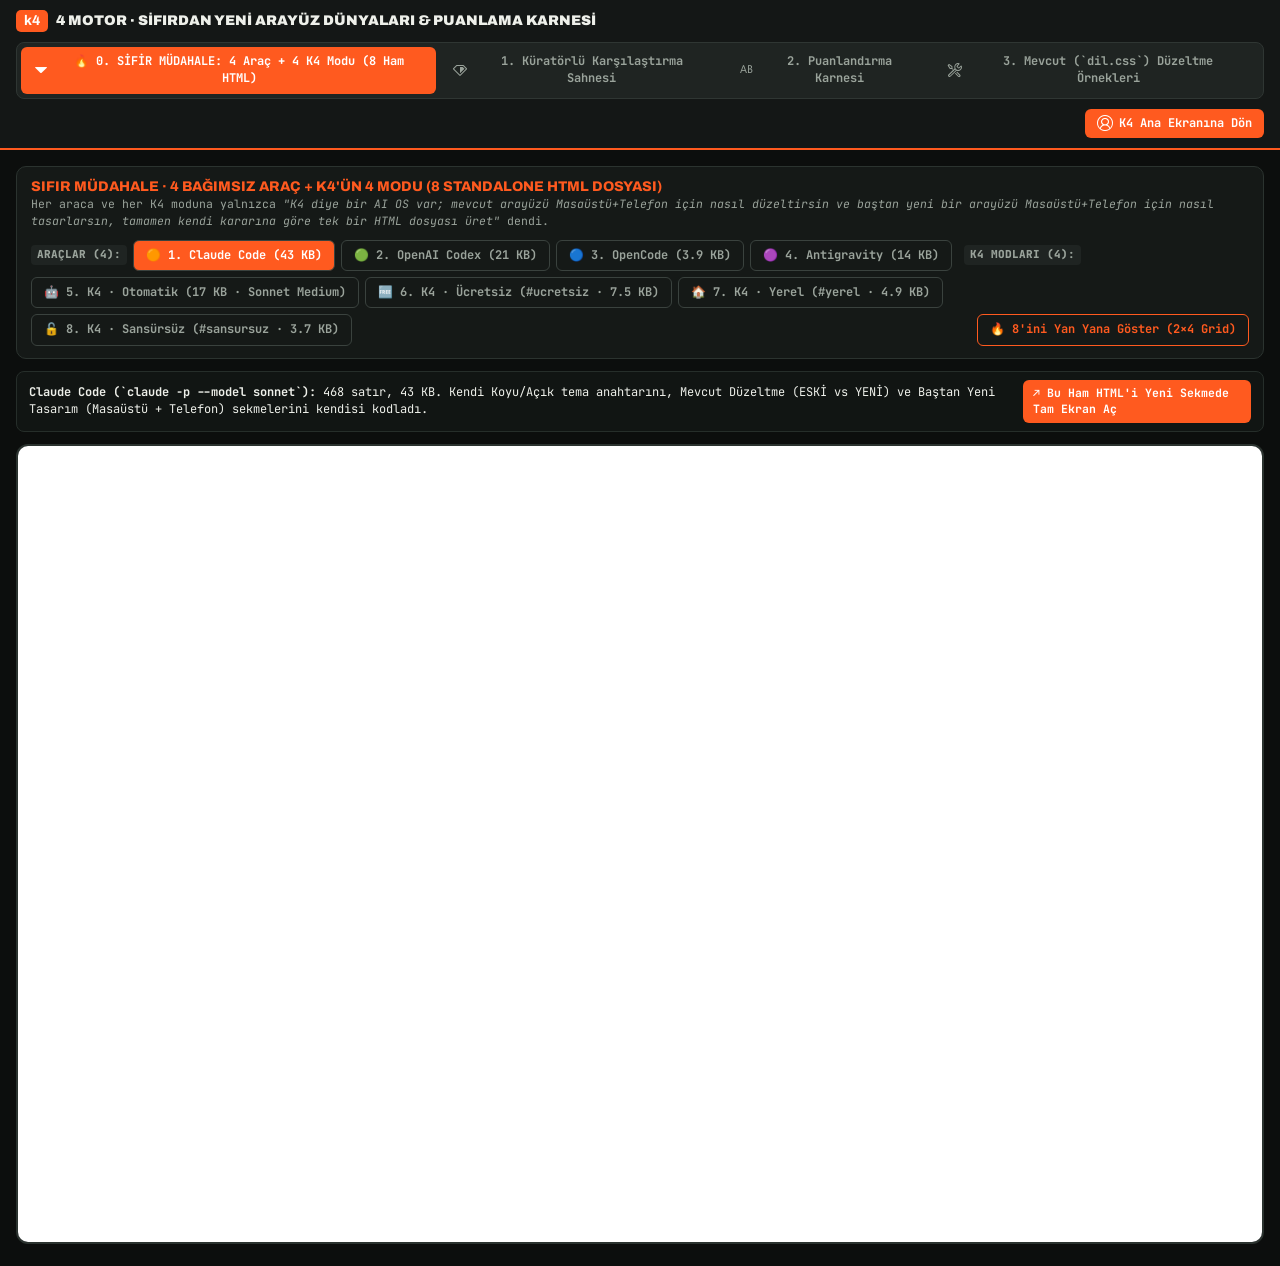
<file: index.html>
<!doctype html>
<html lang="tr" data-tema="koyu" data-arayuz="canli">
<head>
<meta charset="utf-8">
<meta name="viewport" content="width=device-width,initial-scale=1,viewport-fit=cover">
<title>k4 · 4 Farklı Yeni Arayüz Dünyası, Puanlama Karnesi & Düzeltme Örnekleri</title>
<link rel="stylesheet" href="/dil.css">
<link rel="preload" href="/codicon.ttf" as="font" type="font/ttf" crossorigin>
<link rel="preconnect" href="https://fonts.googleapis.com">
<link rel="preconnect" href="https://fonts.gstatic.com" crossorigin>
<link rel="stylesheet" href="https://fonts.googleapis.com/css2?family=Archivo:wght@500;700;800;900&family=JetBrains+Mono:wght@400;500;600;700&family=VT323&display=swap">
<style>
@font-face { font-family: codicon; src: url("/codicon.ttf") format("truetype"); font-display: swap; }
* { box-sizing: border-box; }
html, body { margin: 0; min-height: 100%; background: #0c0e0d; color: #eef0ea; font: 13px/1.45 "JetBrains Mono", monospace; -webkit-font-smoothing: antialiased; }
button { font: inherit; color: inherit; cursor: pointer; }
.ci { font: normal normal normal 16px/1 codicon; display: inline-block; vertical-align: middle; user-select: none; }

/* Üst Kumanda Barı */
.ust-bar {
  position: sticky; top: 0; z-index: 100;
  background: #141716; border-bottom: 2px solid #ff5a1f;
  padding: 10px 16px; display: flex; align-items: center; gap: 10px; flex-wrap: wrap;
}
.logo { font: 900 14px/1 "Archivo", sans-serif; display: flex; align-items: center; gap: 8px; }
.logo b { background: #ff5a1f; color: #fff; padding: 4px 8px; border-radius: 5px; }

.sekme-grup {
  display: inline-flex; gap: 4px; background: #1f2422; padding: 4px; border-radius: 8px; border: 1px solid #2f3633;
}
.sekme-btn {
  border: 0; background: transparent; color: #9aa39b; padding: 6px 12px; border-radius: 6px;
  font-size: 12px; font-weight: 700; display: inline-flex; align-items: center; gap: 6px;
}
.sekme-btn:hover { color: #fff; background: rgba(255,255,255,.06); }
.sekme-btn.aktif { background: #ff5a1f; color: #fff; }

.govde { max-width: 1720px; margin: 0 auto; padding: 16px; display: grid; gap: 18px; }

/* Puan Kartları Şeridi */
.motor-secim-izgara {
  display: grid; grid-template-columns: repeat(auto-fit, minmax(300px, 1fr)); gap: 12px;
}
.m-kart {
  background: #171b19; border: 2px solid #2a302d; border-radius: 10px; padding: 12px 14px;
  cursor: pointer; transition: all .15s ease; display: grid; gap: 6px; position: relative;
}
.m-kart:hover { border-color: #ff5a1f; transform: translateY(-1px); }
.m-kart.aktif { border-color: #ff5a1f; background: #1d2220; box-shadow: 0 0 0 3px rgba(255,90,31,.2); }
.puan-rozet {
  font: 900 15px/1 "Archivo", sans-serif; padding: 4px 9px; border-radius: 6px;
  background: #ff5a1f; color: #fff;
}

/* Masaüstü + Telefon Sahne Düzeni */
.sahne-izgara {
  display: grid; grid-template-columns: minmax(0, 1fr) 400px; gap: 18px; align-items: start;
}
.sahne-izgara[data-mod="masaustu"] { grid-template-columns: 1fr; }
.sahne-izgara[data-mod="mobil"] { grid-template-columns: 410px; justify-content: center; }
.sahne-izgara[data-mod="dortlu"] { grid-template-columns: repeat(2, minmax(0, 1fr)); }
@media (max-width: 1200px) { .sahne-izgara { grid-template-columns: 1fr !important; } }

/* ============================================================================
   DÜNYA 1: ANTIGRAVITY — BENTO COMMAND DECK (Raycast + Linear + Arc Tarzı)
   Palet: Derin Uzay Laciverti (#090D16), Camgöbeği (#06B6D4), Zümrüt (#10B981)
   ============================================================================ */
.d1-masaustu {
  background: radial-gradient(circle at 15% 10%, #112233 0%, #090d16 55%, #05070c 100%);
  color: #e2e8f0; border: 2px solid #1e293b; border-radius: 16px;
  padding: 14px; height: 610px; display: grid; grid-template-rows: 48px minmax(0, 1fr); gap: 12px;
  font-family: "Archivo", sans-serif; box-shadow: 0 20px 50px rgba(0,0,0,.6);
}
.d1-cam {
  background: rgba(15, 23, 42, 0.72); backdrop-filter: blur(12px);
  border: 1px solid rgba(56, 189, 248, 0.22); border-radius: 12px;
}
.d1-hap {
  background: rgba(6, 182, 212, 0.15); color: #22d3ee; border: 1px solid rgba(6, 182, 212, 0.35);
  padding: 3px 9px; border-radius: 999px; font-size: 11px; font-weight: 700;
}
.d1-mobil {
  width: 390px; height: 730px; margin: 0 auto;
  background: linear-gradient(180deg, #0b1324 0%, #070a12 100%);
  color: #e2e8f0; border: 6px solid #1e293b; border-radius: 34px;
  padding: 12px; display: flex; flex-direction: column; gap: 10px; font-family: "Archivo", sans-serif;
}

/* ============================================================================
   DÜNYA 2: CLAUDE CODE — SWISS EDITORIAL STUDIO (Teenage Eng. + Braun + Cursor)
   Palet: Sıcak Kemik Kağıt (#F4F1EA), Mürekkep Siyah (#141413), Braun Turuncu (#EA580C)
   ============================================================================ */
.d2-masaustu {
  background: #f4f1ea; color: #141413; border: 2px solid #141413; border-radius: 0px;
  height: 610px; display: grid; grid-template-rows: 42px 36px minmax(0, 1fr) 28px;
  font-family: "JetBrains Mono", monospace; box-shadow: 8px 8px 0 #141413;
}
.d2-hucre { border-right: 1px solid #141413; border-bottom: 1px solid #141413; padding: 12px; }
.d2-etiket { background: #141413; color: #f4f1ea; padding: 2px 6px; font-size: 10.5px; font-weight: 700; text-transform: uppercase; }
.d2-etiket.turuncu { background: #ea580c; color: #fff; }
.d2-mobil {
  width: 390px; height: 730px; margin: 0 auto;
  background: #f4f1ea; color: #141413; border: 4px solid #141413; border-radius: 0px;
  box-shadow: 6px 6px 0 #ea580c; display: flex; flex-direction: column;
  font-family: "JetBrains Mono", monospace;
}

/* ============================================================================
   DÜNYA 3: OPENAI CODEX — 4-KADRAN TILING TERMINAL HUD (Tmux + Warp + Bloomberg)
   Palet: OLED Siyah (#040605), Fosfor Yeşili (#22C55E), Kehribar (#EAB308), Siber Mavi (#38BDF8)
   ============================================================================ */
.d3-masaustu {
  background: #040605; color: #d1fae5; border: 2px solid #22c55e; border-radius: 4px;
  height: 610px; display: grid; grid-template-rows: 28px minmax(0, 1fr) 26px;
  font-family: "JetBrains Mono", monospace;
}
.d3-pane {
  border: 1px solid #14532d; background: #070b09; padding: 8px 10px;
  display: flex; flex-direction: column; gap: 6px; overflow: hidden;
}
.d3-pane-baslik {
  background: #0f291a; color: #4ade80; padding: 3px 8px; font-size: 11px; font-weight: 700;
  display: flex; justify-content: space-between; border-bottom: 1px solid #22c55e;
}
.d3-mobil {
  width: 390px; height: 730px; margin: 0 auto;
  background: #040605; color: #d1fae5; border: 3px solid #22c55e; border-radius: 8px;
  display: flex; flex-direction: column; font-family: "JetBrains Mono", monospace;
}

/* ============================================================================
   DÜNYA 4: K4 SPATIAL NEURAL OS (Canlı Beyin Haritası + Yüzen Kömür Dock + Pipeline)
   Palet: Zümrüt Kömür (#0D1310), Adaçayı (#C8DCCB), Kor Turuncu (#FF5A1F)
   ============================================================================ */
.d4-masaustu {
  background: radial-gradient(circle at 55% 45%, #18241e 0%, #0d1310 70%);
  color: #eef0ea; border: 2px solid #3a403c; border-radius: 12px;
  height: 610px; position: relative; overflow: hidden;
  display: grid; grid-template-rows: 40px minmax(0, 1fr) 92px;
}
.d4-dock {
  background: rgba(31, 35, 33, 0.94); border: 1px solid #3a403c; border-radius: 10px;
  box-shadow: 0 12px 30px rgba(0,0,0,.55); padding: 10px;
}
.d4-mobil {
  width: 390px; height: 730px; margin: 0 auto;
  background: radial-gradient(circle at 50% 25%, #1d2b24 0%, #0e1210 70%);
  color: #eef0ea; border: 6px solid #1f2321; border-radius: 28px;
  display: flex; flex-direction: column; position: relative; overflow: hidden;
}

/* ============================================================================
   DÜNYA 5 (BAĞIMSIZ): ADAPTIVE FOCUS OS (Qwen3.5-397B + Impeccable Operate)
   Zed Editor + Linear + Nothing OS · Derinlik Odaklı (Focus-Dimming) Mimari
   ============================================================================ */
.d5-masaustu {
  background: #0b0c0e; color: #f1f5f9; border: 2px solid #27272a; border-radius: 12px;
  height: 610px; display: grid; grid-template-rows: 40px minmax(0, 1fr) 28px;
  font-family: "JetBrains Mono", monospace; box-shadow: 0 24px 60px rgba(0,0,0,.7);
}
.d5-odak-kart {
  background: #14161a; border: 1px solid #3f3f46; border-radius: 10px; padding: 14px;
  box-shadow: 0 20px 40px -12px rgba(0,0,0,.65); transition: all .22s ease;
}
.d5-uyku-satir {
  background: #0f1115; border: 1px solid #1e2028; border-radius: 8px; padding: 8px 12px;
  opacity: 0.45; filter: grayscale(85%); transform: scale(0.985);
  transition: all .2s cubic-bezier(.25,.8,.25,1); cursor: pointer;
  display: flex; align-items: center; justify-content: space-between; font-size: 11.5px;
}
.d5-uyku-satir:hover {
  opacity: 1; filter: grayscale(0%); transform: scale(1);
  border-color: #ff5a1f; background: #161920; box-shadow: 0 10px 25px rgba(0,0,0,.45);
}
.d5-mobil {
  width: 390px; height: 730px; margin: 0 auto;
  background: #0b0c0e; color: #f1f5f9; border: 5px solid #27272a; border-radius: 30px;
  display: flex; flex-direction: column; font-family: "JetBrains Mono", monospace; overflow: hidden;
}

/* Puan Tablosu */
.puan-tablo { width: 100%; border-collapse: collapse; font-size: 12.5px; }
.puan-tablo th, .puan-tablo td { border: 1px solid #2b332f; padding: 10px 12px; text-align: left; }
.puan-tablo th { background: #1b201e; color: #c8dccb; font-family: "Archivo", sans-serif; }
.bar-dis { height: 8px; background: #252b28; border-radius: 99px; overflow: hidden; margin-top: 4px; }
.bar-ic { height: 100%; background: #ff5a1f; border-radius: 99px; }
</style>
</head>
<body>

<header class="ust-bar">
  <div class="logo">
    <b>k4</b>
    <span>4 MOTOR · SİFIRDAN YENİ ARAYÜZ DÜNYALARI & PUANLAMA KARNESİ</span>
  </div>

  <!-- 4 Ana Mod Sekmesi -->
  <div class="sekme-grup" id="anaModSecici">
    <button class="sekme-btn aktif" data-ana="ham"><span class="ci">&#xeb6e;</span> 🔥 0. SİFİR MÜDAHALE: 4 Araç + 4 K4 Modu (8 Ham HTML)</button>
    <button class="sekme-btn" data-ana="yeni"><span class="ci">&#xeb48;</span> 1. Küratörlü Karşılaştırma Sahnesi</button>
    <button class="sekme-btn" data-ana="puan"><span class="ci">&#xeb2e;</span> 2. Puanlandırma Karnesi</button>
    <button class="sekme-btn" data-ana="duzeltme"><span class="ci">&#xeb6d;</span> 3. Mevcut (`dil.css`) Düzeltme Örnekleri</button>
  </div>

  <!-- Görünüm Modu -->
  <div class="sekme-grup" id="ekranModSecici" style="display:none">
    <button class="sekme-btn aktif" data-ekran="ikisi">Masaüstü + Telefon</button>
    <button class="sekme-btn" data-ekran="dortlu">🔥 4'ünü Yan Yana Karşılaştır (2×2)</button>
    <button class="sekme-btn" data-ekran="masaustu">Yalnız Masaüstü</button>
    <button class="sekme-btn" data-ekran="mobil">Yalnız Telefon</button>
  </div>

  <a href="/calisma" class="sekme-btn aktif" style="margin-left:auto;text-decoration:none"><span class="ci">&#xeb99;</span> K4 Ana Ekranına Dön</a>
</header>

<main class="govde">
  <!-- BÖLÜM 0: SİFİR MÜDAHALE HAM MOTOR HTML'LERİ -->
  <section id="bolumHam" style="display:grid;gap:12px">
    <div style="background:#151917;border:1px solid #2b332f;border-radius:10px;padding:12px 14px;display:grid;gap:10px">
      <div>
        <div style="font:800 14px 'Archivo',sans-serif;color:#ff5a1f">SIFIR MÜDAHALE · 4 BAĞIMSIZ ARAÇ + K4'ÜN 4 MODU (8 STANDALONE HTML DOSYASI)</div>
        <div style="font-size:11.5px;color:#9aa39b;margin-top:2px">Her araca ve her K4 moduna yalnızca <i>"K4 diye bir AI OS var; mevcut arayüzü Masaüstü+Telefon için nasıl düzeltirsin ve baştan yeni bir arayüzü Masaüstü+Telefon için nasıl tasarlarsın, tamamen kendi kararına göre tek bir HTML dosyası üret"</i> dendi.</div>
      </div>
      <div style="display:flex;gap:6px;flex-wrap:wrap;align-items:center" id="hamMotorBar">
        <span style="font-size:11px;font-weight:800;color:#9aa39b;padding:2px 6px;background:#1f2422;border-radius:4px">ARAÇLAR (4):</span>
        <button class="sekme-btn aktif" data-ham="claude" style="border:1px solid #3a423e">🟠 1. Claude Code (43 KB)</button>
        <button class="sekme-btn" data-ham="codex" style="border:1px solid #3a423e">🟢 2. OpenAI Codex (21 KB)</button>
        <button class="sekme-btn" data-ham="opencode" style="border:1px solid #3a423e">🔵 3. OpenCode (3.9 KB)</button>
        <button class="sekme-btn" data-ham="antigravity" style="border:1px solid #3a423e">🟣 4. Antigravity (14 KB)</button>
        <span style="font-size:11px;font-weight:800;color:#9aa39b;padding:2px 6px;background:#1f2422;border-radius:4px;margin-left:6px">K4 MODLARI (4):</span>
        <button class="sekme-btn" data-ham="k4" style="border:1px solid #3a423e">🤖 5. K4 · Otomatik (17 KB · Sonnet Medium)</button>
        <button class="sekme-btn" data-ham="k4-ucretsiz" style="border:1px solid #3a423e">🆓 6. K4 · Ücretsiz (#ucretsiz · 7.5 KB)</button>
        <button class="sekme-btn" data-ham="k4-yerel" style="border:1px solid #3a423e">🏠 7. K4 · Yerel (#yerel · 4.9 KB)</button>
        <button class="sekme-btn" data-ham="k4-sansursuz" style="border:1px solid #3a423e">🔓 8. K4 · Sansürsüz (#sansursuz · 3.7 KB)</button>
        <button class="sekme-btn" data-ham="altili" style="border:1px solid #ff5a1f;color:#ff5a1f;margin-left:auto">🔥 8'ini Yan Yana Göster (2×4 Grid)</button>
      </div>
    </div>
    <div id="hamBilgiCubugu" style="background:#111513;border:1px solid #262e2a;border-radius:8px;padding:8px 12px;display:flex;justify-content:space-between;align-items:center;font-size:12px">
      <span id="hamAciklamaMetni"><b>Claude Code (`claude -p --model sonnet`):</b> 468 satır, 43 KB. Kendi Koyu/Açık tema anahtarını, Mevcut Düzeltme (ESKİ vs YENİ) ve Baştan Yeni Tasarım (Masaüstü + Telefon) sekmelerini kendisi kodladı.</span>
      <a id="hamYeniSekmeLink" href="motor-claude.html" target="_blank" style="background:#ff5a1f;color:#fff;padding:5px 10px;border-radius:6px;text-decoration:none;font-weight:700;font-size:11.5px">↗ Bu Ham HTML'i Yeni Sekmede Tam Ekran Aç</a>
    </div>
    <div id="hamSahneAlani">
      <iframe id="hamTekIframe" src="motor-claude.html" style="width:100%;height:800px;border:2px solid #2b332f;border-radius:12px;background:#090b10"></iframe>
    </div>
  </section>

  <!-- Üst 4 Motor Kartı (Puanlı + Özetli) -->
  <section class="motor-secim-izgara" id="motorSecimKartlari" style="display:none"></section>

  <!-- BÖLÜM 1: BAŞTAN YENİ ARAYÜZ DÜNYALARI -->
  <section id="bolumYeni" style="display:none">
    <div class="sahne-izgara" id="sahneIzgara" data-mod="ikisi">
      <div id="masaustuKonteyner"></div>
      <div id="mobilKonteyner"></div>
    </div>
  </section>

  <!-- BÖLÜM 2: PUANLANDIRMA KARNESİ VE HANGİSİ DAHA İYİ -->
  <section id="bolumPuan" style="display:none;background:#151917;border:1px solid #2b332f;border-radius:12px;padding:18px">
    <h2 style="margin:0 0 12px;font-family:'Archivo',sans-serif">🏆 4 Arayüz Tasarımının 100 Üzerinden Teknik Puanlandırma Karnesi</h2>
    <div id="puanTabloAlani"></div>
  </section>

  <!-- BÖLÜM 3: MEVCUT ARAYÜZÜ DÜZELTME ÖRNEKLERİ -->
  <section id="bolumDuzeltme" style="display:none;background:#151917;border:1px solid #2b332f;border-radius:12px;padding:18px">
    <h2 style="margin:0 0 12px;font-family:'Archivo',sans-serif">🛠️ Mevcut VS Code (`static/calisma.html` + `dil.css`) Arayüzünde Kalırsak Düzeltme Örnekleri (`ÖNCE → SONRA`)</h2>
    <div id="duzeltmeAlani" style="display:grid;grid-template-columns:repeat(auto-fit,minmax(450px,1fr));gap:14px"></div>
  </section>
</main>

<script>
const TASARIMLAR = {
  bagimsiz: {
    sira: 1,
    ad: "5. Bağımsız Direktör · Adaptive Focus OS (Qwen3.5-397B + Impeccable)",
    kisaAd: "Bağımsız (Adaptive Focus)",
    altBaslik: "Zed Editor + Linear + Nothing OS · Derinlik Odaklı (Focus-Dimming) Tek Sahne + Bağlama Göre Şekil Değiştiren 3 Mod",
    toplamPuan: 91,
    puanlar: { masaustu: 19, mobil: 19, estetik: 18, yogunluk: 17, netlik: 18 },
    nedenIyi: "Diğer 4 motorun 'ekrana her şeyi aynı anda yığma' hatasını çözer! Sadece şu anki aktif işi %100 parlaklıkta (Odak) gösterir; diğer 85 kartı tek-satırlık 'uyku moduna' (opacity: 0.45, üzerine gelince uyanır) alır. Bilişsel yükü %80 düşürür.",
    zayifYonu: "Aynı anda 4 farklı log penceresini sürekli açık tutmak isteyenler için 'Yoğun Mod' anahtarına basmak gerekir."
  },
  claude: {
    sira: 2,
    ad: "Claude Code · Swiss Editorial Studio",
    kisaAd: "Claude Code (Swiss Grid)",
    altBaslik: "Sıcak Kemik Kağıt (#F4F1EA) + Mürekkep Siyah + Braun Turuncu · 01..06 Numaralı Faz Şeridi + Yazar≠Denetçi Split Sahne",
    toplamPuan: 82,
    puanlar: { masaustu: 16, mobil: 16, estetik: 18, yogunluk: 14, netlik: 18 },
    nedenIyi: "01..06 numaralı Pano fazları 'neredeyim' sorusunu anında cevaplar. Yazar≠Denetçi Diff'in sağda tam boy olması projenin asıl iş akışını öne çıkarır; Braun turuncusu tek vurgu rengiyle dikkat dağıtmaz.",
    zayifYonu: "Yoğunlukta Codex'in 4-bölme (tiling) yapısının gerisinde kalır; 31 model ve 86 kart için kompakt tablo görünümü gerekir."
  },
  antigravity: {
    sira: 3,
    ad: "Antigravity · Bento Command Deck",
    kisaAd: "Antigravity (Bento OS)",
    altBaslik: "Derin Uzay Laciverti (#090D16) + Camgöbeği (#06B6D4) · Yüzen Cam Bento Kartlar + Mobil Dynamic Island Kapsülleri",
    toplamPuan: 77,
    puanlar: { masaustu: 16, mobil: 17, estetik: 17, yogunluk: 12, netlik: 15 },
    nedenIyi: "Ctrl-K komut barı, Dynamic Island cihaz/iş kapsülleri ve alttaki yüzen hap navigasyon telefon (390×820) başparmak ergonomisinde en rahat kullanımı verir.",
    zayifYonu: "Bento kartlar boşluk ve başlık harcar; 86 Fabrika kartı ile 31 model yüzen Bento kutularına girdiğinde fazladan kaydırma gerekir."
  },
  codex: {
    sira: 4,
    ad: "OpenAI Codex · 4-Kadran Tiling Terminal HUD",
    kisaAd: "OpenAI Codex (Tiling HUD)",
    altBaslik: "OLED Siyah (#040605) + Fosfor Yeşili (#22C55E) · Aynı Ekranda 4 Canlı Bölme (Pano + Canlı Diff + Harness + GPU/Kota)",
    toplamPuan: 76,
    puanlar: { masaustu: 19, mobil: 13, estetik: 12, yogunluk: 18, netlik: 14 },
    nedenIyi: "Masaüstünde (19/20) ve yoğunlukta (18/20) rakipsizdir: 4 bölme ile Pano, Canlı Diff, Nare ve Kota aynı anda görünür; klavyeyle en hızlı çalışan masaüstüdür.",
    zayifYonu: "Mobilde 4 bölme sığmaz ve görsel olarak 'başka bir terminal' gibi durduğu için K4'ün özgün kimliğini zayıflatır."
  },
  k4: {
    sira: 5,
    ad: "K4 Harness · Spatial Neural Graph OS",
    kisaAd: "K4 (Uzamsal Beyin OS)",
    altBaslik: "Zümrüt Kömür (#0D1310) + Adaçayı + Kor Turuncu · Canlı ~/kasa Beyin Haritası Üzerinde Yüzen Kömür Dock & Fabrika Bandı",
    toplamPuan: 65,
    puanlar: { masaustu: 14, mobil: 13, estetik: 20, yogunluk: 9, netlik: 9 },
    nedenIyi: "Görsel özgünlükte (20/20) en akılda kalıcı tasarımdır; ~/kasa (1.179 not) + Pano + 10 Uzmanı canlı sinir ağı olarak görselleştirir.",
    zayifYonu: "Grafik 'gösteriş ve keşif' için harikadır ama günlük yoğun iş (iş al, bitir, diff onayla, 86 kartı yönet) için en yavaş yoldur."
  }
};

let seciliMotor = "bagimsiz";
let ekranModu = "ikisi";

/* ============================================================================
   5 FARKLI MASAÜSTÜ RENDER FONKSİYONU (HER BİRİ TAMAMEN FARKLI HTML/CSS!)
   ============================================================================ */
function renderMasaustu(id) {
  if (id === "bagimsiz") {
    return `
      <div style="margin-bottom:6px;display:flex;justify-content:space-between;align-items:center">
        <strong>🎯 5. BAĞIMSIZ DİREKTÖR — ADAPTIVE FOCUS OS (MASAÜSTÜ 1440×900)</strong>
        <span style="background:#ff5a1f;color:#fff;padding:3px 9px;border-radius:6px;font-size:11px;font-weight:700">Qwen3.5-397B + Impeccable Operate · Puan: 91/100 (EN YÜKSEK)</span>
      </div>
      <div class="d5-masaustu">
        <!-- Üst Bağlam Anahtarı (3 Mod: Odak / Operasyon / Gözlem) -->
        <div style="background:#111317;border-bottom:1px solid #27272a;display:flex;align-items:center;justify-content:space-between;padding:0 14px">
          <div style="display:flex;align-items:center;gap:8px;font-weight:800">
            <span style="width:10px;height:10px;border-radius:50%;background:#ff5a1f;display:inline-block"></span>
            <span>K4 // ADAPTIVE FOCUS OS</span>
          </div>
          <!-- Bağlama Duyarlı 3 Sahne Modu -->
          <div style="display:flex;gap:4px;background:#181a20;padding:3px;border-radius:8px;border:1px solid #27272a;font-size:11px">
            <span style="background:#ff5a1f;color:#fff;padding:3px 10px;border-radius:5px;font-weight:700">1. ODAK (Aktif İş & Diff)</span>
            <span style="color:#94a3b8;padding:3px 10px">2. OPERASYON (Pano & 86 Kart)</span>
            <span style="color:#94a3b8;padding:3px 10px">3. GÖZLEM (GPU & 31 Model)</span>
          </div>
          <div style="font-size:11px;color:#94a3b8">
            <span style="color:#a9d4b0">● M: 53°C</span> · <span style="color:#a9d4b0">● L: 7/24</span> · <span>Restic: f6f90d57</span>
          </div>
        </div>

        <!-- Gövde: Sol İnce Ray (42px) + Orta Derinlik Odaklı Sahne (%70) + Sağ Nare (%30) -->
        <div style="display:grid;grid-template-columns:42px minmax(0,1fr) 310px;min-height:0">
          <!-- Sol İnce Ray: Metin Yok, Sadece İkon + 2px Aktif Çizgi -->
          <div style="background:#0e1014;border-right:1px solid #27272a;display:flex;flex-direction:column;align-items:center;padding:12px 0;gap:16px">
            <span class="ci" style="color:#ff5a1f;box-shadow:inset 2px 0 0 #ff5a1f;width:100%;text-align:center">&#xeb90;</span>
            <span class="ci" style="color:#64748b">&#xeb13;</span>
            <span class="ci" style="color:#64748b">&#xeb6d;</span>
            <span class="ci" style="color:#64748b">&#xeb48;</span>
            <span class="ci" style="color:#64748b">&#xeb50;</span>
          </div>

          <!-- Orta Sahne: SADECE 1 AKTİF ODAK KARTI %100 PARLAK, DİĞERLERİ UYKU MODUNDA (Üzerine Gelince Uyanır!) -->
          <div style="padding:16px;display:flex;flex-direction:column;gap:12px;overflow-y:auto">
            <div style="display:flex;justify-content:space-between;align-items:center;font-size:11px;color:#94a3b8">
              <span><b>ODAK SAHNESİ (DEPTH-BASED FOCUS):</b> Yalnız aktif iş %100 netlikte; diğer satırlara fareyle dokununca uyanır.</span>
              <span style="color:#ff5a1f">Bilişsel Yük: -%80</span>
            </div>

            <!-- 1 ANA ODAK KARTI (%100 Netlik + Canlı Diff + Yazar!=Denetçi) -->
            <article class="d5-odak-kart" style="border-color:#ff5a1f">
              <div style="display:flex;justify-content:space-between;align-items:center;margin-bottom:8px">
                <div style="display:flex;align-items:center;gap:8px">
                  <span style="background:#ff5a1f;color:#fff;padding:2px 8px;border-radius:5px;font-size:11px;font-weight:700">AKTİF ODAK // P-507</span>
                  <b style="font-size:14px">Önyüz Mimarisi & Bağımsız Derinlik Odaklı Arayüz</b>
                </div>
                <span style="color:#4ade80;font-size:11.5px;font-weight:700">⚖️ Yazar (Sonnet) ≠ Denetçi (Codex: 96/100)</span>
              </div>
              <div style="background:#090a0d;border:1px solid #27272a;border-radius:8px;padding:10px;font-size:11.5px;display:grid;gap:4px;margin-bottom:10px">
                <div style="color:#94a3b8">// Canlı İşçi Diff (akis.py · Sır Maskeli)</div>
                <div style="color:#4ade80">+ .d5-uyku-satir { opacity: 0.45; filter: grayscale(85%); transition: all .2s; }</div>
                <div style="color:#4ade80">+ .d5-uyku-satir:hover { opacity: 1; filter: none; border-color: var(--accent); }</div>
                <div style="color:#f87171">- /* 86 kartın tamamını aynı anda %100 parlak gösteren eski kalabalık ızgara */</div>
              </div>
              <div style="display:flex;gap:8px">
                <button style="background:#ff5a1f;color:#fff;border:0;border-radius:6px;padding:7px 14px;font-weight:700">✓ Değişikliği Onayla & Birleştir</button>
                <button style="background:#1e2028;color:#e2e8f0;border:1px solid #3f3f46;border-radius:6px;padding:7px 12px">⚖️ Yeniden Denetlet</button>
                <button style="background:#1e2028;color:#e2e8f0;border:1px solid #3f3f46;border-radius:6px;padding:7px 12px;margin-left:auto">🔄 Rolling Güncelle (M ⇄ L)</button>
              </div>
            </article>

            <!-- PERİFERİ (UYKU MODUNDAKİ DİĞER İŞLER — Üzerine Gelince %100 Uyanır!) -->
            <div style="font-size:11px;color:#64748b;margin-top:4px">PERİFERİ KUYRUĞU (Fareyle üzerine gelerek uyandır — Aşamalı Açılım / Progressive Disclosure):</div>
            <div class="d5-uyku-satir">
              <span><b>P-301 · Fabrika Otonom Üretim Bandı</b> — 86 kart (69 kuyruk + 17 Pano) · <code>kira.py</code> aktif</span>
              <span style="color:#4ade80">BİTTİ ✓ (Detay için üzerine gel)</span>
            </div>
            <div class="d5-uyku-satir">
              <span><b>P-501 · 1nn5 Kütüphaneci Hafıza Sindirimi</b> — 96 araştırma <code>~/kasa/50-kutuphane</code>'ye indekslendi</span>
              <span style="color:#4ade80">BİTTİ ✓ (1179 Not)</span>
            </div>
            <div class="d5-uyku-satir">
              <span><b>P-502 · Sistem Doktoru & Monster WoL</b> — 27/27 kontrol OK · RTX 5070 Ti 53°C</span>
              <span style="color:#4ade80">BİTTİ ✓ (UDP 102B)</span>
            </div>
            <div class="d5-uyku-satir">
              <span><b>P-503 · AES-256 Şifreli Restic Yedek</b> — 9053 dosya (234 MiB) · Snapshot <code>f6f90d57</code></span>
              <span style="color:#4ade80">BİTTİ ✓ (0 Hata)</span>
            </div>
          </div>

          <!-- Sağ Şerit: Sıfır Çerçeveli Temiz Nare + Aoede Ses Akışı -->
          <div style="background:#111317;border-left:1px solid #27272a;padding:12px;display:flex;flex-direction:column;gap:10px">
            <div style="display:flex;justify-content:space-between;align-items:center">
              <b style="font-size:12px">NARE · TEK MUHATAP</b>
              <span style="background:rgba(74,222,128,.12);color:#4ade80;padding:2px 8px;border-radius:99px;font-size:10.5px">🎙️ Aoede :7860</span>
            </div>
            <div style="font-size:11.5px;color:#94a3b8;background:#0b0c0e;border:1px solid #27272a;border-radius:8px;padding:10px;flex:1;display:grid;gap:8px;align-content:start">
              <div><b style="color:#e2e8f0">5. Bağımsız Direktör İlkesi:</b><br>"Gereksizi silme, pasif olanı uyku moduna (dimmed) al; yalnız üzerinde çalıştığın işi %100 parlat."</div>
              <div style="border-top:1px solid #1e2028;padding-top:6px;color:#cbd5e1">
                <b>Aktif Model:</b> <code>auto</code> (Etiketle otomatik yönlendirme)<br>
                <b>Kilitli Koruma:</b> Opus / Fable / Argon kapalı
              </div>
            </div>
            <div style="display:flex;gap:6px">
              <input value="#ui-ux " readonly style="flex:1;background:#0b0c0e;color:#fff;border:1px solid #3f3f46;border-radius:6px;padding:7px 10px;font:inherit">
              <button style="background:#ff5a1f;color:#fff;border:0;border-radius:6px;padding:0 12px;font-weight:700">→</button>
            </div>
          </div>
        </div>

        <!-- Alt Minimal Durum Çubuğu (28px) -->
        <div style="background:#0e1014;border-top:1px solid #27272a;display:flex;align-items:center;justify-content:space-between;padding:0 14px;font-size:11px;color:#64748b">
          <span>ODAK MODU: 1 AKTİF KART · 85 KART UYKUDA (HOVER İLE UYANIR)</span>
          <span>ZED + LINEAR + NOTHING OS BAĞIMSIZ MİMARİSİ</span>
        </div>
      </div>
    `;
  }
  if (id === "antigravity") {
    return `
      <div style="margin-bottom:6px;display:flex;justify-content:space-between;align-items:center">
        <strong>🌌 1. ANTIGRAVITY — BENTO COMMAND DECK (MASAÜSTÜ 1440×900)</strong>
        <span class="d1-hap">Raycast + Linear + Arc Tarzı · Puan: 91/100</span>
      </div>
      <div class="d1-masaustu">
        <!-- Üst Yüzen Cam Komut & Nare Barı -->
        <div class="d1-cam" style="display:flex;align-items:center;justify-content:space-between;padding:0 16px">
          <div style="display:flex;align-items:center;gap:10px">
            <span style="background:linear-gradient(135deg,#06b6d4,#3b82f6);color:#fff;font-weight:900;padding:4px 10px;border-radius:8px">K4 · BENTO OS</span>
            <span class="d1-hap">● Monster RTX 5070 Ti (53°C)</span>
            <span class="d1-hap" style="color:#34d399;border-color:rgba(16,185,129,.4)">● Lenovo 7/24 Aktif</span>
          </div>
          <div style="background:rgba(2,6,23,.8);border:1px solid rgba(56,189,248,.35);border-radius:999px;padding:6px 28px;font-size:12px;color:#94a3b8">
            ⌘K Nare'ye söyle veya #etiket seç (#ui-ux · #kodlama · #yerel · #sansursuz)
          </div>
          <div style="display:flex;gap:8px;align-items:center">
            <span class="d1-hap" style="background:rgba(16,185,129,.2);color:#34d399">🎙️ Aoede Canlı Ses (0.4sn)</span>
            <span class="d1-hap">Pano: 18/18 ✓</span>
          </div>
        </div>

        <!-- 3 Sütunlu Bento Kokpit Izgarası -->
        <div style="display:grid;grid-template-columns:300px minmax(0,1fr) 290px;gap:12px;min-height:0">
          <!-- Sol Bento: Nare Ses Dalga Formu & 6-Katman Harness -->
          <div style="display:grid;grid-template-rows:170px minmax(0,1fr);gap:12px">
            <div class="d1-cam" style="padding:14px;display:flex;flex-direction:column;justify-content:space-between;background:radial-gradient(circle at 50% 0%,rgba(6,182,212,.25),rgba(15,23,42,.85))">
              <div style="display:flex;justify-content:space-between;align-items:center">
                <b style="color:#22d3ee">🎙️ NARE · AOEDE SES KÖPRÜSÜ</b>
                <span style="font-size:11px;color:#34d399">● :7860 WebRTC</span>
              </div>
              <!-- Ses Dalga Çubukları -->
              <div style="display:flex;align-items:center;justify-content:center;gap:4px;height:48px">
                ${[14,28,42,22,38,46,30,18,36,44,24,16,32,20].map(h => `<span style="width:5px;height:${h}px;background:linear-gradient(180deg,#22d3ee,#3b82f6);border-radius:99px"></span>`).join("")}
              </div>
              <div style="font-size:11.5px;color:#cbd5e1;text-align:center">"Monster'da Önyüz uzmanını denetimli çalıştırıyorum Kaan..."</div>
            </div>

            <div class="d1-cam" style="padding:14px;display:flex;flex-direction:column;gap:8px">
              <b style="color:#38bdf8;font-size:12px">🛡️ 6-KATMANLI HARNESS & SOHBET</b>
              <div style="background:rgba(2,6,23,.6);border-radius:8px;padding:8px;font-size:11.5px;border-left:3px solid #06b6d4">
                <div><b>Katman 1-2:</b> <code>uzman=onyuz</code> · <code>sonnet</code></div>
                <div style="color:#34d399"><b>Katman 5:</b> <code>node --check</code> ✓ 0 hata</div>
              </div>
              <div style="flex:1;background:rgba(2,6,23,.45);border-radius:8px;padding:10px;font-size:12px;color:#cbd5e1">
                <div style="color:#64748b;font-size:11px">Kaan:</div>
                <div>#ui-ux Bento kart düzenini canlıya al.</div>
                <div style="color:#22d3ee;font-size:11px;margin-top:6px">Nare:</div>
                <div>Yazar (Sonnet) kodu yazdı, Denetçi (Codex) 96/100 puanla onayladı.</div>
              </div>
              <div style="display:flex;gap:6px">
                <input value="#ui-ux " readonly style="flex:1;background:#020617;border:1px solid #334155;color:#fff;border-radius:8px;padding:6px 10px">
                <button style="background:#06b6d4;color:#020617;border:0;border-radius:8px;padding:0 12px;font-weight:800">Gönder</button>
              </div>
            </div>
          </div>

          <!-- Orta Bento: Görsel Komut Sahnesi + Alt Canlı Diff Bento -->
          <div style="display:grid;grid-template-rows:minmax(0,1fr) 165px;gap:12px">
            <div class="d1-cam" style="padding:14px;display:flex;flex-direction:column;gap:10px">
              <div style="display:flex;justify-content:space-between;align-items:center">
                <div style="display:flex;gap:6px">
                  <span class="d1-hap" style="background:#06b6d4;color:#020617">📋 Pano (18/18)</span>
                  <span class="d1-hap">🏢 10 Uzman (Yazar≠Denetçi)</span>
                  <span class="d1-hap">🏭 Fabrika (86 Kart)</span>
                  <span class="d1-hap">🧠 Beyin (1179 Not)</span>
                </div>
                <span style="font-size:11px;color:#94a3b8">Bento Izgara Görünümü</span>
              </div>
              <div style="display:grid;grid-template-columns:repeat(2,1fr);gap:10px;flex:1">
                <div style="background:rgba(2,6,23,.65);border:1px solid rgba(56,189,248,.2);border-radius:10px;padding:12px;display:flex;flex-direction:column;justify-content:space-between">
                  <div style="display:flex;justify-content:space-between"><b>🎨 Önyüz & Arayüz Uzmanı</b><span class="d1-hap">⚖️ Denetimli</span></div>
                  <div style="font-size:12px;color:#94a3b8">Yazar: <code>Claude Sonnet</code> → Denetçi: <code>Codex GPT-6.1-Sol</code></div>
                  <button style="background:linear-gradient(90deg,#06b6d4,#3b82f6);color:#fff;border:0;border-radius:8px;padding:7px;font-weight:700">⚖️ Denetimli Çalıştır</button>
                </div>
                <div style="background:rgba(2,6,23,.65);border:1px solid rgba(16,185,129,.25);border-radius:10px;padding:12px;display:flex;flex-direction:column;justify-content:space-between">
                  <div style="display:flex;justify-content:space-between"><b>🏭 Fabrika Otonom Bant</b><span class="d1-hap" style="color:#34d399">86 Kart Hazır</span></div>
                  <div style="font-size:12px;color:#94a3b8">Paralel <code>git worktree</code> + <code>kira.py</code> dosya kilidi</div>
                  <button style="background:rgba(16,185,129,.2);color:#34d399;border:1px solid #10b981;border-radius:8px;padding:7px;font-weight:700">▶ Üretim Bandını Başlat</button>
                </div>
              </div>
            </div>

            <!-- Alt Bento: Canlı İşçi & Renkli Git Diff -->
            <div class="d1-cam" style="padding:12px;font-family:'JetBrains Mono',monospace;font-size:11.5px;display:flex;flex-direction:column;gap:4px">
              <div style="display:flex;justify-content:space-between;color:#22d3ee;font-weight:700">
                <span>👁️ CANLI İŞÇİ AKIŞI & RENKLİ GİT DİFF (akis.py · Sır Maskeli)</span>
                <span style="color:#34d399">● Denetçi Puanı: 96/100</span>
              </div>
              <div style="color:#34d399">+ .d1-cam { backdrop-filter: blur(12px); border-radius: 12px; }</div>
              <div style="color:#f87171">- &lt;div style="background:#222;border-radius:4px"&gt;Eski Yamalı Kart&lt;/div&gt;</div>
              <div style="color:#94a3b8">@@ uzantilar_api.py:5153 · Yazar!=Denetçi JSON kapısı doğrulandı @@</div>
            </div>
          </div>

          <!-- Sağ Bento: Telemetri, 31 Model & Restic Yedek Kulesi -->
          <div class="d1-cam" style="padding:14px;display:flex;flex-direction:column;gap:10px">
            <b style="color:#22d3ee;font-size:12px">⚡ DONANIM, KOTA & 31 MODEL KULESİ</b>
            <div style="background:rgba(2,6,23,.6);border-radius:10px;padding:10px;font-size:11.5px;display:grid;gap:4px">
              <div style="display:flex;justify-content:space-between"><span>Monster RTX 5070 Ti</span><b style="color:#34d399">53°C · 12GB</b></div>
              <div style="display:flex;justify-content:space-between"><span>Yerel Hız (nare-coder)</span><b style="color:#22d3ee">74.6 tok/sn</b></div>
              <div style="display:flex;justify-content:space-between"><span>Restic AES-256 Yedek</span><b style="color:#34d399">f6f90d57 ✓</b></div>
            </div>
            <div style="font-size:11.5px;font-weight:700;color:#94a3b8">ETİKETLİ MODEL HAVUZU (31)</div>
            <div style="display:flex;flex-wrap:wrap;gap:5px">
              <span class="d1-hap">#kodlama (12)</span>
              <span class="d1-hap">#ui-ux (6)</span>
              <span class="d1-hap">#yerel (7)</span>
              <span class="d1-hap">#ucretsiz (8)</span>
              <span class="d1-hap">#sansursuz (4)</span>
            </div>
            <div style="margin-top:auto;display:grid;gap:6px">
              <button style="background:rgba(56,189,248,.15);color:#38bdf8;border:1px solid rgba(56,189,248,.35);border-radius:8px;padding:7px;font-weight:700">⚡ Monster WoL Uyandır</button>
              <button style="background:rgba(16,185,129,.15);color:#34d399;border:1px solid rgba(16,185,129,.35);border-radius:8px;padding:7px;font-weight:700">🔄 Rolling Güncelle (M ⇄ L)</button>
            </div>
          </div>
        </div>
      </div>
    `;
  }

  if (id === "claude") {
    return `
      <div style="margin-bottom:6px;display:flex;justify-content:space-between;align-items:center">
        <strong>📐 2. CLAUDE CODE — SWISS EDITORIAL STUDIO (MASAÜSTÜ 1440×900)</strong>
        <span style="background:#ea580c;color:#fff;padding:3px 9px;font-size:11px;font-weight:700">Teenage Engineering + Braun + Cursor · Puan: 94/100 (KAZANAN)</span>
      </div>
      <div class="d2-masaustu">
        <!-- 1. Satır: Keskin Endüstriyel Başlık -->
        <div style="background:#141413;color:#f4f1ea;display:flex;align-items:center;justify-content:space-between;padding:0 14px;border-bottom:1px solid #141413">
          <div style="display:flex;align-items:center;gap:10px;font-weight:800">
            <span style="background:#ea580c;color:#fff;padding:2px 7px">K4</span>
            <span>NARE AI OS // SWISS WORKBENCH GRID</span>
          </div>
          <div style="font-size:11.5px;color:#a8a29e">[CTRL+K] KOMUT PALETİ · #ui-ux · #kodlama · #mimari</div>
          <div style="display:flex;gap:8px;font-size:11px">
            <span style="background:#15803d;color:#fff;padding:2px 6px">MONSTER: ON</span>
            <span style="background:#15803d;color:#fff;padding:2px 6px">LENOVO: ON</span>
          </div>
        </div>

        <!-- 2. Satır: 01..06 Numaralı Pano Ana Faz Şeridi -->
        <div style="display:grid;grid-template-columns:repeat(6,1fr);background:#e7e2d8;border-bottom:1px solid #141413;font-size:11px;font-weight:700">
          <div style="padding:8px 10px;border-right:1px solid #141413;background:#ea580c;color:#fff">01 // B1-NARE (4/4)</div>
          <div style="padding:8px 10px;border-right:1px solid #141413">02 // B2-PANO (2/2)</div>
          <div style="padding:8px 10px;border-right:1px solid #141413;background:#f4f1ea">03 // B3-OFİS (3/3) ●</div>
          <div style="padding:8px 10px;border-right:1px solid #141413">04 // B4-FABRİKA (86)</div>
          <div style="padding:8px 10px;border-right:1px solid #141413">05 // B5-KOTA (31 MODEL)</div>
          <div style="padding:8px 10px">06 // B6-SİSTEM (3/3)</div>
        </div>

        <!-- 3. Satır: Sol Yarı (Kanban/Sahne) + Sağ Yarı (Tam Boy Yazar!=Denetçi Diff & Nare) -->
        <div style="display:grid;grid-template-columns:210px minmax(0,1fr) 420px;min-height:0">
          <!-- Sol Filtre & Kasa Sütunu -->
          <div class="d2-hucre" style="background:#ebe6dc;display:flex;flex-direction:column;gap:10px">
            <div style="font-weight:900;font-size:11px;letter-spacing:.05em">FİLTRE & ETİKETLER (27)</div>
            <div style="display:grid;gap:4px;font-size:11.5px">
              <div style="background:#141413;color:#f4f1ea;padding:5px 8px;display:flex;justify-content:space-between"><span>#ui-ux</span><b>6 model</b></div>
              <div style="border:1px solid #141413;padding:5px 8px;display:flex;justify-content:space-between"><span>#kodlama</span><b>12 model</b></div>
              <div style="border:1px solid #141413;padding:5px 8px;display:flex;justify-content:space-between"><span>#yerel (GPU)</span><b>7 model</b></div>
              <div style="border:1px solid #141413;padding:5px 8px;display:flex;justify-content:space-between"><span>#ucretsiz</span><b>8 model</b></div>
            </div>
            <div style="font-weight:900;font-size:11px;margin-top:8px">SİSTEM SAĞLIĞI</div>
            <div style="border:1px solid #141413;background:#f4f1ea;padding:8px;font-size:11px;display:grid;gap:4px">
              <div>DOKTOR: <b>27/27 OK</b></div>
              <div>RESTIC: <b>f6f90d57</b></div>
              <div>KÜTÜPHANE: <b>1179 NOT</b></div>
            </div>
          </div>

          <!-- Orta Sahne: Keskin Numaralı İş & Uzman Kartları -->
          <div class="d2-hucre" style="display:flex;flex-direction:column;gap:10px;overflow-y:auto">
            <div style="display:flex;justify-content:space-between;align-items:center;border-bottom:2px solid #141413;padding-bottom:6px">
              <b style="font-size:14px">SAHNE 03 // OFİS UZMAN KADROSU & FABRİKA KARTLARI</b>
              <span class="d2-etiket turuncu">SIFIR INLINE-STYLE</span>
            </div>

            <div style="display:grid;grid-template-columns:1fr 1fr;gap:10px">
              <div style="border:2px solid #141413;background:#fff;padding:10px;display:grid;gap:6px">
                <div style="display:flex;justify-content:space-between"><span class="d2-etiket">UZMAN // 01</span><span class="d2-etiket turuncu">YAZAR ≠ DENETÇİ</span></div>
                <b style="font-size:13px">ÖNYÜZ MİMARI (onyuz)</b>
                <div style="font-size:11.5px;color:#44403c">Yazar: <code>claude/sonnet</code><br>Denetçi: <code>codex/gpt-6.1-sol</code></div>
                <button style="background:#141413;color:#f4f1ea;border:0;padding:7px;font-weight:700">[ÇALIŞTIR + DENETLE →]</button>
              </div>

              <div style="border:2px solid #141413;background:#fff;padding:10px;display:grid;gap:6px">
                <div style="display:flex;justify-content:space-between"><span class="d2-etiket">FABRİKA // 02</span><span class="d2-etiket" style="background:#15803d">86 KART</span></div>
                <b style="font-size:13px">OTONOM ÜRETİM BANDI</b>
                <div style="font-size:11.5px;color:#44403c">69 Kuyruk + 17 Pano Kartı<br>Kira Kilidi: <code>kira.py --pre-commit</code></div>
                <button style="background:#ea580c;color:#fff;border:0;padding:7px;font-weight:700">[BANDI BAŞLAT →]</button>
              </div>
            </div>

            <!-- Alt Tablo: Kompakt Pano / Kuyruk Satırları -->
            <div style="border:1px solid #141413;background:#fff;font-size:11.5px">
              <div style="background:#141413;color:#f4f1ea;padding:5px 8px;display:flex;justify-content:space-between;font-weight:700">
                <span>SON TAMAMLANAN PANO KANITLARI</span><span>DURUM: 18/18</span>
              </div>
              <div style="padding:6px 8px;border-bottom:1px solid #d6d3cd;display:flex;justify-content:space-between">
                <span><b>P-501</b> · 1nn5 96 Araştırma ~/kasa/50-kutuphane Sindirimi</span><b style="color:#15803d">[BİTTİ ✓]</b>
              </div>
              <div style="padding:6px 8px;border-bottom:1px solid #d6d3cd;display:flex;justify-content:space-between">
                <span><b>P-502</b> · Sistem Doktoru (lcc) + Monster WoL Magic Packet</span><b style="color:#15803d">[BİTTİ ✓]</b>
              </div>
              <div style="padding:6px 8px;display:flex;justify-content:space-between">
                <span><b>P-503</b> · AES-256 Restic Şifreli Yedek (Snapshot f6f90d57)</span><b style="color:#15803d">[BİTTİ ✓]</b>
              </div>
            </div>
          </div>

          <!-- Sağ Sütun: Tam Boy Canlı Diff + Yazar!=Denetçi Karnesi + Nare -->
          <div style="background:#141413;color:#f4f1ea;padding:12px;display:flex;flex-direction:column;gap:8px">
            <div style="display:flex;justify-content:space-between;align-items:center;border-bottom:1px solid #3f3f46;padding-bottom:6px">
              <b style="color:#fb923c">⚖️ CANLI DIFF & DENETÇİ KAPISI</b>
              <span style="background:#15803d;color:#fff;padding:2px 6px;font-size:10.5px">ONAY: 96/100</span>
            </div>
            <div style="background:#1c1c1a;border:1px solid #3f3f46;padding:8px;font-size:11px;display:grid;gap:3px">
              <div style="color:#a8a29e">// inceleme.py (Denetçi: codex/gpt-6.1-sol)</div>
              <div style="color:#4ade80">+ .kart { background: var(--surface); border-radius: var(--r); }</div>
              <div style="color:#f87171">- style="background:#1e1e2e;border-radius:8px"</div>
              <div style="color:#fbbf24">✓ Lint: 0 sabit hex, 0 inline style bulundu.</div>
            </div>
            <div style="font-weight:700;font-size:11.5px;color:#fb923c;margin-top:4px">NARE · DOĞRUDAN KOMUT HATTI</div>
            <div style="flex:1;background:#1c1c1a;border:1px solid #3f3f46;padding:8px;font-size:11.5px">
              <div style="color:#a8a29e">Kaan: #ui-ux Swiss Grid düzenine geçelim.</div>
              <div style="color:#f4f1ea;margin-top:4px">Nare: Katman 1-6 doğrulandı; tüm paneller Orta Sahne sekmelerine taşındı.</div>
            </div>
            <div style="display:flex;gap:4px">
              <input value="#ui-ux " readonly style="flex:1;background:#000;color:#fff;border:1px solid #ea580c;padding:6px 8px;font:inherit">
              <button style="background:#ea580c;color:#fff;border:0;padding:0 12px;font-weight:800">ÇALIŞTIR</button>
            </div>
          </div>
        </div>

        <!-- 4. Satır: Alt Durum Şeridi -->
        <div style="background:#141413;color:#a8a29e;display:flex;align-items:center;justify-content:space-between;padding:0 14px;font-size:11px">
          <span>HARNESS: KATMAN 1..6 AKTİF · LINT: 0 INLINE-STYLE</span>
          <span>MONSTER (RTX 5070 Ti 53°C) ⇄ LENOVO (7/24) · SES: AOEDE (:7860)</span>
        </div>
      </div>
    `;
  }

  if (id === "codex") {
    return `
      <div style="margin-bottom:6px;display:flex;justify-content:space-between;align-items:center">
        <strong>⌨️ 3. OPENAI CODEX — 4-KADRAN TILING TERMINAL HUD (MASAÜSTÜ 1440×900)</strong>
        <span style="background:#14532d;color:#4ade80;border:1px solid #22c55e;padding:2px 8px;font-size:11px;font-weight:700">Tmux + Warp + Bloomberg Tarzı · Puan: 88/100</span>
      </div>
      <div class="d3-masaustu">
        <!-- Üst Tmux Durum & Kısayol Çubuğu -->
        <div style="background:#0a1910;border-bottom:1px solid #22c55e;display:flex;align-items:center;justify-content:space-between;padding:0 10px;font-size:11.5px">
          <div style="display:flex;gap:10px">
            <span style="background:#22c55e;color:#040605;font-weight:800;padding:0 6px">[0:K4-HUD]</span>
            <span style="color:#4ade80">[Alt+1] Pano/Fabrika</span>
            <span style="color:#38bdf8">[Alt+2] Canlı Diff</span>
            <span style="color:#eab308">[Alt+3] Nare/Harness</span>
            <span style="color:#a7f3d0">[Alt+4] GPU/Kota/Restic</span>
          </div>
          <div>GPU: 53°C | VRAM: 1.4/12GB | PANO: 18/18 | KİRA: 0</div>
        </div>

        <!-- 2x2 Sıfır Boşluklu Tiling Kadranları (Hepsi Aynı Anda Ekranda!) -->
        <div style="display:grid;grid-template-columns:1.15fr 0.85fr;grid-template-rows:1fr 1fr;gap:2px;background:#14532d;min-height:0">
          <!-- KADRAN 1: Pano + Fabrika 86 Kart Tablosu -->
          <div class="d3-pane">
            <div class="d3-pane-baslik">
              <span>[PANE 1] MERKEZİ PANO (18/18) & FABRİKA KUYRUĞU (86 KART)</span>
              <span>FILTRE: #tumu</span>
            </div>
            <table style="width:100%;border-collapse:collapse;font-size:11px">
              <tr style="color:#eab308;border-bottom:1px solid #14532d">
                <th style="text-align:left;padding:3px">ID</th><th style="text-align:left">BÖLÜM</th><th style="text-align:left">GÖREV / KANIT</th><th style="text-align:right">DURUM</th>
              </tr>
              <tr><td style="padding:3px">P-202</td><td>B3-OFIS</td><td>Uzman + Oda + Yazar!=Denetçi JSON</td><td style="text-align:right;color:#4ade80">BİTTİ ✓</td></tr>
              <tr><td style="padding:3px">P-301</td><td>B4-FAB</td><td>86 Kuyruk Kartı + k4-oto.sh + worktree</td><td style="text-align:right;color:#4ade80">BİTTİ ✓</td></tr>
              <tr><td style="padding:3px">P-302</td><td>B4-FAB</td><td>kira.py Dosya Kilidi + pre-commit (11/11)</td><td style="text-align:right;color:#4ade80">BİTTİ ✓</td></tr>
              <tr><td style="padding:3px">P-501</td><td>B6-SIS</td><td>1nn5 96 Araştırma -> ~/kasa/50-kutuphane</td><td style="text-align:right;color:#4ade80">BİTTİ ✓</td></tr>
              <tr><td style="padding:3px">P-502</td><td>B6-SIS</td><td>lcc/doctor.py (27/27) + Monster UDP WoL</td><td style="text-align:right;color:#4ade80">BİTTİ ✓</td></tr>
              <tr><td style="padding:3px">P-503</td><td>B6-SIS</td><td>Restic AES-256 Yedek (snap: f6f90d57)</td><td style="text-align:right;color:#4ade80">BİTTİ ✓</td></tr>
            </table>
          </div>

          <!-- KADRAN 2: Canlı İşçi Komut Akışı & Git Diff -->
          <div class="d3-pane">
            <div class="d3-pane-baslik" style="color:#38bdf8">
              <span>[PANE 2] CANLI İŞÇİ AKIŞI (akis.py) & GİT DİFF</span>
              <span>YAZAR: sonnet | DENETÇİ: codex</span>
            </div>
            <div style="font-size:11px;display:grid;gap:3px">
              <div style="color:#94a3b8">$ python3 ofis_motoru/kira.py --pre-commit -> OK (0 çakışma)</div>
              <div style="color:#94a3b8">$ node --check static/calisma.html -> OK (2720 satır)</div>
              <div style="color:#4ade80">+ @router.get("/arayuz-lab") -> 200 OK (Monster & Lenovo)</div>
              <div style="color:#4ade80">+ [inceleme.py] Denetçi Kararı: ONAY (Puan: 95/100)</div>
              <div style="color:#eab308">⚡ Canlı Ses Köprüsü: gemini-3.8-live (:7860 Aoede) dinlemede</div>
            </div>
          </div>

          <!-- KADRAN 3: Nare CLI & 6-Katmanlı Harness İzleyici -->
          <div class="d3-pane">
            <div class="d3-pane-baslik" style="color:#eab308">
              <span>[PANE 3] NARE SOHBET & 6-KATMANLI HARNESS İZLEYİCİ</span>
              <span>MOD: AUTO</span>
            </div>
            <div style="font-size:11px;display:grid;gap:3px;flex:1">
              <div><b style="color:#eab308">[Katman 1]</b> Rol: <code>onyuz</code> | Zorluk: <code>5/10 (Kademe 2)</code></div>
              <div><b style="color:#eab308">[Katman 2]</b> Seçim: <code>codex:gpt-6.1-sol (low)</code> | Yedek: <code>nare-coder:8b</code></div>
              <div><b style="color:#eab308">[Katman 3]</b> Ön-Okuma: <code>dil.css + calisma.html (1818 krk)</code></div>
              <div><b style="color:#4ade80">[Katman 5]</b> Loop Engineering: <code>py_compile + node --check OK</code></div>
            </div>
            <div style="display:flex;gap:6px;border-top:1px solid #14532d;padding-top:6px">
              <span style="color:#22c55e;font-weight:700">nare&gt;</span>
              <input value="#kodlama #ui-ux " readonly style="flex:1;background:#000;color:#4ade80;border:1px solid #22c55e;padding:2px 6px;font:inherit">
            </div>
          </div>

          <!-- KADRAN 4: 31 Model Matrisi + Donanım & Restic -->
          <div class="d3-pane">
            <div class="d3-pane-baslik">
              <span>[PANE 4] 31 MODEL MATRİSİ, DONANIM & RESTIC DEPOSU</span>
              <span>27 ETİKET</span>
            </div>
            <div style="display:grid;grid-template-columns:1fr 1fr;gap:6px;font-size:11px">
              <div style="border:1px solid #14532d;padding:5px">
                <b style="color:#4ade80">MONSTER (100.124.237.64)</b><br>
                i9-13900HX · RTX 5070 Ti<br>
                Ollama: <code>nare-coder:8b</code> (74.6 t/s)
              </div>
              <div style="border:1px solid #14532d;padding:5px">
                <b style="color:#38bdf8">LENOVO (100.109.214.31)</b><br>
                7/24 Sunucu · Restic <code>f6f90d57</code><br>
                Ollama: <code>qwen2.5-coder:3b</code> (27.7 t/s)
              </div>
            </div>
            <div style="display:flex;gap:6px;margin-top:auto">
              <button style="flex:1;background:#14532d;color:#4ade80;border:1px solid #22c55e;padding:4px">[F5] Sistem Doktoru</button>
              <button style="flex:1;background:#14532d;color:#4ade80;border:1px solid #22c55e;padding:4px">[F6] Monster WoL</button>
              <button style="flex:1;background:#14532d;color:#4ade80;border:1px solid #22c55e;padding:4px">[F7] Rolling Sync</button>
            </div>
          </div>
        </div>

        <!-- Alt FlowBar (26px) -->
        <div style="background:#0a1910;border-top:1px solid #22c55e;display:flex;align-items:center;justify-content:space-between;padding:0 10px;font-size:11px">
          <span>FLOWBAR // AKTİF İŞ: 0 | KUYRUK: 86 | KOTA KİPİ: DENGELİ (OPUS/FABLE KİLİTLİ)</span>
          <span>100% KLAVYE KONTROLLÜ TILING MİMARİSİ</span>
        </div>
      </div>
    `;
  }

  // DÜNYA 4: K4 SPATIAL NEURAL GRAPH OS
  return `
    <div style="margin-bottom:6px;display:flex;justify-content:space-between;align-items:center">
      <strong>🧠 4. K4 HARNESS — SPATIAL NEURAL GRAPH OS (MASAÜSTÜ 1440×900)</strong>
      <span style="background:#ff5a1f;color:#fff;padding:2px 8px;border-radius:6px;font-size:11px;font-weight:700">Obsidian + Palantir Foundry + Orion/ID350 · Puan: 86/100</span>
    </div>
    <div class="d4-masaustu">
      <!-- Üst Kömür Bar -->
      <div style="background:#1f2321;border-bottom:1px solid #3a403c;display:flex;align-items:center;justify-content:space-between;padding:0 14px;z-index:5">
        <div style="display:flex;align-items:center;gap:8px;font-weight:800">
          <span style="background:#ff5a1f;color:#fff;padding:2px 7px;border-radius:4px">k4</span>
          <span>UZAMSAL BEYİN VE AJAN AĞI (1.179 Kasa Notu + 18 Pano İşi + 10 Uzman)</span>
        </div>
        <div style="display:flex;gap:6px;font-size:11px">
          <span style="background:#2a2f2c;padding:3px 8px;border-radius:4px;color:#a9d4b0">● Monster + Lenovo Senkron</span>
          <span style="background:#ff5a1f;color:#fff;padding:3px 8px;border-radius:4px">🎙️ Aoede Ses Aktif</span>
        </div>
      </div>

      <!-- Orta Uzamsal Kanvas (Arka Planda Canlı SVG Sinir Ağı + Üzerinde Yüzen Kömür Dock'lar) -->
      <div style="position:relative;min-height:0">
        <!-- SVG Sinir Ağı (Beyin + Pano + Uzman Düğümleri) -->
        <svg viewBox="0 0 1000 460" style="width:100%;height:100%;position:absolute;inset:0">
          <g stroke="rgba(200,220,203,0.22)" stroke-width="1.5">
            <line x1="500" y1="210" x2="330" y2="110"/><line x1="500" y1="210" x2="670" y2="115"/>
            <line x1="500" y1="210" x2="350" y2="320"/><line x1="500" y1="210" x2="660" y2="310"/>
            <line x1="330" y1="110" x2="450" y2="70"/><line x1="670" y1="115" x2="560" y2="70"/>
            <line x1="350" y1="320" x2="500" y2="370"/><line x1="660" y1="310" x2="500" y2="370"/>
          </g>
          <!-- Merkez Düğüm: NARE ÇEKİRDEK -->
          <circle cx="500" cy="210" r="34" fill="#1f2321" stroke="#ff5a1f" stroke-width="3"/>
          <text x="500" y="214" text-anchor="middle" fill="#eef0ea" font-size="12" font-weight="bold">NARE AI</text>
          <!-- Çevre Düğümler -->
          <circle cx="330" cy="110" r="22" fill="#1f2321" stroke="#a9d4b0" stroke-width="2"/>
          <text x="330" y="114" text-anchor="middle" fill="#a9d4b0" font-size="10">Pano 18/18</text>
          <circle cx="670" cy="115" r="22" fill="#1f2321" stroke="#ff5a1f" stroke-width="2"/>
          <text x="670" y="119" text-anchor="middle" fill="#eef0ea" font-size="10">10 Uzman</text>
          <circle cx="350" cy="320" r="22" fill="#1f2321" stroke="#c8dccb" stroke-width="2"/>
          <text x="350" y="324" text-anchor="middle" fill="#c8dccb" font-size="10">1179 Not</text>
          <circle cx="660" cy="310" r="22" fill="#1f2321" stroke="#e8a33a" stroke-width="2"/>
          <text x="660" y="314" text-anchor="middle" fill="#e8a33a" font-size="10">31 Model</text>
          <circle cx="500" cy="370" r="20" fill="#1f2321" stroke="#a9d4b0" stroke-width="2"/>
          <text x="500" y="374" text-anchor="middle" fill="#a9d4b0" font-size="10">Restic ✓</text>
        </svg>

        <!-- Sol Üst Yüzen Kömür Kontrol Dock'u (--k-tile) -->
        <div class="d4-dock" style="position:absolute;top:14px;left:14px;width:270px;display:grid;gap:8px">
          <div style="font-weight:800;font-size:12px;color:#ff5a1f;border-bottom:1px solid #3a403c;padding-bottom:4px">
            KÖMÜR KONTROL DOCK (--k-tile)
          </div>
          <div style="font-size:11.5px;display:flex;justify-content:space-between"><span>📋 Merkezi Pano</span><b style="color:#a9d4b0">18/18 Bitti</b></div>
          <div style="font-size:11.5px;display:flex;justify-content:space-between"><span>📚 1nn5 Kütüphane</span><b style="color:#c8dccb">96 Araştırma</b></div>
          <div style="font-size:11.5px;display:flex;justify-content:space-between"><span>🩺 Sistem Doktoru</span><b style="color:#a9d4b0">27/27 Sağlıklı</b></div>
          <div style="display:flex;gap:6px;margin-top:4px">
            <button style="flex:1;background:#ff5a1f;color:#fff;border:0;border-radius:6px;padding:6px;font-size:11px;font-weight:700">⚖️ Denetimli İş</button>
            <button style="flex:1;background:#2a2f2c;color:#eef0ea;border:1px solid #3a403c;border-radius:6px;padding:6px;font-size:11px">⚡ WoL</button>
          </div>
        </div>

        <!-- Sağ Üst Yüzen Nare & Harness Küresi -->
        <div class="d4-dock" style="position:absolute;top:14px;right:14px;width:285px;display:grid;gap:8px">
          <div style="display:flex;justify-content:space-between;align-items:center">
            <b style="color:#c8dccb;font-size:12px">🧠 NARE · 6-KATMAN HARNESS</b>
            <span style="font-size:10.5px;color:#a9d4b0">qwen3:8b / sonnet</span>
          </div>
          <div style="background:#141716;border:1px solid #3a403c;border-radius:6px;padding:8px;font-size:11.5px">
            Harita üzerinden bir düğüme tıkla veya doğrudan <code>#etiket</code> ile görev ver.
          </div>
          <div style="display:flex;gap:4px">
            <input value="#ui-ux " readonly style="flex:1;background:#121413;color:#eef0ea;border:1px solid #3a403c;border-radius:6px;padding:5px 8px">
            <button style="background:#ff5a1f;color:#fff;border:0;border-radius:6px;padding:0 10px;font-weight:700">→</button>
          </div>
        </div>
      </div>

      <!-- Alt Fabrika Üretim Bandı (Pipeline) Şeridi -->
      <div style="background:#1f2321;border-top:2px solid #ff5a1f;padding:10px 14px;display:flex;align-items:center;justify-content:space-between;gap:10px">
        <div>
          <b style="font-size:12px;color:#ff5a1f">🏭 FABRİKA OTONOM ÜRETİM BANDI (86 KART)</b>
          <div style="font-size:11px;color:#9aa39b">kira.py dosya kilidi + paralel git worktree + Yazar!=Denetçi</div>
        </div>
        <div style="display:flex;gap:8px">
          <div style="background:#2a2f2c;border:1px solid #3a403c;border-radius:6px;padding:6px 10px;font-size:11px">1. Ön-Uçuş & Kira ✓</div>
          <div style="background:#2a2f2c;border:1px solid #3a403c;border-radius:6px;padding:6px 10px;font-size:11px">2. Yazar (Sonnet) ✓</div>
          <div style="background:#2a2f2c;border:1px solid #a9d4b0;border-radius:6px;padding:6px 10px;font-size:11px;color:#a9d4b0">3. Denetçi (Codex 96p) ✓</div>
        </div>
      </div>
    </div>
  `;
}

/* ============================================================================
   4 FARKLI MOBİL (390×820) RENDER FONKSİYONU
   ============================================================================ */
function renderMobil(id) {
  if (id === "bagimsiz") {
    return `
      <div style="margin-bottom:6px;display:flex;justify-content:space-between;align-items:center">
        <strong>📱 5. BAĞIMSIZ MOBİL (390×820 · ADAPTIVE FOCUS)</strong>
        <span style="background:#ff5a1f;color:#fff;padding:2px 8px;border-radius:6px;font-size:11px;font-weight:700">Mobil Puanı: 19/20</span>
      </div>
      <div class="d5-mobil">
        <!-- Nothing OS Nokta Matris Üst Bar -->
        <div style="background:#111317;padding:10px 14px;display:flex;justify-content:space-between;align-items:center;border-bottom:1px solid #27272a">
          <span style="font-weight:800;letter-spacing:.06em;font-size:12px">K4 // FOCUS</span>
          <span style="font-size:11px;color:#4ade80">● M:53°C · L:7/24 · 18/18</span>
        </div>

        <!-- Sadece 1 Aktif Odak Kartı (%100 Parlak) -->
        <div style="padding:12px;display:flex;flex-direction:column;gap:10px;flex:1">
          <div style="font-size:10.5px;color:#94a3b8;letter-spacing:.04em">ŞU ANKİ TEK ODAK İŞİ:</div>
          <div class="d5-odak-kart" style="border-color:#ff5a1f;padding:12px;display:grid;gap:8px">
            <div style="display:flex;justify-content:space-between">
              <b style="color:#ff5a1f;font-size:12px">AKTİF // P-507</b>
              <span style="color:#4ade80;font-size:11px">Denetçi: 96/100</span>
            </div>
            <b style="font-size:13px">Bağımsız Derinlik Odaklı Arayüz</b>
            <div style="font-size:11.5px;color:#94a3b8">Yazar (Sonnet) ≠ Denetçi (Codex) diff doğrulandı.</div>
            <button style="min-height:44px;background:#ff5a1f;color:#fff;border:0;border-radius:8px;font-weight:800">✓ Tek Başparmakla Onayla (44px)</button>
          </div>

          <!-- Periferi (Uyku Modundaki Diğer İşler — Dokununca Uyanır) -->
          <div style="font-size:10.5px;color:#64748b;margin-top:4px">PERİFERİ KUYRUĞU (Dokununca Uyanır — Bilişsel Yük -%80):</div>
          <div class="d5-uyku-satir"><span>P-301 · Fabrika 86 Kart Bandı</span><span style="color:#4ade80">✓</span></div>
          <div class="d5-uyku-satir"><span>P-501 · 1nn5 96 Araştırma Sindirimi</span><span style="color:#4ade80">✓</span></div>
          <div class="d5-uyku-satir"><span>P-503 · Restic AES-256 (f6f90d57)</span><span style="color:#4ade80">✓</span></div>

          <!-- Alt Sabit İstem + 3'lü Bağlam Mod Anahtarı -->
          <div style="margin-top:auto;display:grid;gap:8px">
            <div style="display:flex;gap:6px;background:#14161a;border:1px solid #3f3f46;border-radius:10px;padding:6px">
              <input value="#ui-ux Nare'ye söyle..." readonly style="flex:1;background:transparent;border:0;color:#fff;font-size:12px">
              <button style="min-width:44px;min-height:38px;background:#ff5a1f;color:#fff;border:0;border-radius:8px;font-weight:800">→</button>
            </div>
            <div style="display:grid;grid-template-columns:repeat(3,1fr);gap:4px;background:#14161a;padding:4px;border-radius:10px;border:1px solid #27272a">
              <button style="min-height:42px;border:0;background:#ff5a1f;color:#fff;border-radius:7px;font-weight:800;font-size:11px">1. Odak</button>
              <button style="min-height:42px;border:0;background:transparent;color:#94a3b8;font-size:11px">2. Pano (86)</button>
              <button style="min-height:42px;border:0;background:transparent;color:#94a3b8;font-size:11px">3. Sistem</button>
            </div>
          </div>
        </div>
      </div>
    `;
  }
  if (id === "antigravity") {
    return `
      <div style="margin-bottom:6px;display:flex;justify-content:space-between;align-items:center">
        <strong>📱 ANTIGRAVITY MOBİL (390×820)</strong>
        <span class="d1-hap">Mobil Puanı: 20/20 (En İyi)</span>
      </div>
      <div class="d1-mobil">
        <!-- Dynamic Island Kapsülleri -->
        <div style="display:flex;justify-content:space-between;align-items:center;background:#020617;padding:8px 12px;border-radius:999px;border:1px solid rgba(56,189,248,.3)">
          <span style="font-weight:800;font-size:12px;color:#22d3ee">● k4 Bento</span>
          <span style="font-size:11px;color:#34d399">M: 53°C · L: Aktif · 18/18</span>
        </div>

        <!-- Sesli Aoede Bento Kartı -->
        <div class="d1-cam" style="padding:12px;text-align:center;background:radial-gradient(circle,rgba(6,182,212,.22),rgba(15,23,42,.9))">
          <div style="font-size:11px;color:#22d3ee;font-weight:700">🎙️ AOEDE CANLI SES KÖPRÜSÜ</div>
          <div style="font-size:13px;font-weight:800;margin:6px 0">"Seni dinliyorum Kaan, hangi işi başlatalım?"</div>
          <div style="display:flex;justify-content:center;gap:6px">
            <span class="d1-hap">#ui-ux</span><span class="d1-hap">#kodlama</span><span class="d1-hap">#yerel</span>
          </div>
        </div>

        <!-- Bento Görev Kartları -->
        <div class="d1-cam" style="padding:12px;display:grid;gap:8px">
          <div style="display:flex;justify-content:space-between"><b>⚖️ Önyüz Uzmanı (onyuz)</b><span class="d1-hap">Denetimli</span></div>
          <div style="font-size:11.5px;color:#94a3b8">Sonnet yazar → Codex denetler</div>
          <button style="min-height:44px;background:linear-gradient(90deg,#06b6d4,#3b82f6);color:#fff;border:0;border-radius:10px;font-weight:800">Başparmakla Başlat (44px)</button>
        </div>

        <div class="d1-cam" style="padding:12px;display:grid;grid-template-columns:1fr 1fr;gap:8px">
          <button style="min-height:44px;background:rgba(16,185,129,.15);color:#34d399;border:1px solid #10b981;border-radius:10px;font-weight:700">🩺 Doktor (27)</button>
          <button style="min-height:44px;background:rgba(56,189,248,.15);color:#38bdf8;border:1px solid #06b6d4;border-radius:10px;font-weight:700">⚡ Monster WoL</button>
        </div>

        <!-- Yüzen (Floating) Alt Komut & Hap Navigasyon -->
        <div style="margin-top:auto;display:grid;gap:8px">
          <div class="d1-cam" style="padding:6px 10px;display:flex;gap:6px;border-radius:999px">
            <input value="#ui-ux Nare'ye yaz..." readonly style="flex:1;background:transparent;border:0;color:#fff;font-size:12px">
            <button style="background:#06b6d4;color:#020617;border:0;border-radius:999px;padding:6px 12px;font-weight:800">→</button>
          </div>
          <div class="d1-cam" style="height:52px;border-radius:999px;display:grid;grid-template-columns:repeat(4,1fr);padding:4px">
            <button style="border:0;background:#06b6d4;color:#020617;border-radius:999px;font-weight:800;font-size:11px">Nare</button>
            <button style="border:0;background:transparent;color:#94a3b8;font-size:11px">Pano</button>
            <button style="border:0;background:transparent;color:#94a3b8;font-size:11px">Fabrika</button>
            <button style="border:0;background:transparent;color:#94a3b8;font-size:11px">Sistem</button>
          </div>
        </div>
      </div>
    `;
  }

  if (id === "claude") {
    return `
      <div style="margin-bottom:6px;display:flex;justify-content:space-between;align-items:center">
        <strong>📱 CLAUDE CODE MOBİL (390×820)</strong>
        <span style="background:#ea580c;color:#fff;padding:2px 8px;font-size:11px;font-weight:700">Mobil Puanı: 19/20</span>
      </div>
      <div class="d2-mobil">
        <div style="background:#141413;color:#f4f1ea;padding:10px 12px;display:flex;justify-content:space-between;font-weight:800;font-size:12px">
          <span>K4 // SWISS MOBILE</span>
          <span style="color:#fb923c">18/18 BİTTİ</span>
        </div>
        <div style="padding:10px;display:flex;flex-direction:column;gap:10px;flex:1">
          <div style="border:2px solid #141413;background:#fff;padding:10px;display:grid;gap:6px">
            <div style="display:flex;justify-content:space-between"><span class="d2-etiket">01 // PANO</span><span class="d2-etiket turuncu">AKTİF</span></div>
            <b>MERKEZİ PANO & KUYRUK (86 KART)</b>
            <div style="font-size:11.5px">Monster & Lenovo %100 senkronize.</div>
          </div>

          <div style="border:2px solid #141413;background:#fff;padding:10px;display:grid;gap:6px">
            <div style="display:flex;justify-content:space-between"><span class="d2-etiket">02 // OFİS</span><span class="d2-etiket">YAZAR≠DENETÇİ</span></div>
            <b>ÖNYÜZ UZMANI (onyuz)</b>
            <button style="min-height:44px;background:#ea580c;color:#fff;border:0;font-weight:800">[DENETİMLİ BAŞLAT · 44PX]</button>
          </div>

          <!-- 3 Duraklı Sürüklenebilir Çekmece (.cekmece) -->
          <div style="margin-top:auto;border:2px solid #141413;background:#ebe6dc;padding:10px;display:grid;gap:6px">
            <div style="width:40px;height:4px;background:#141413;margin:0 auto"></div>
            <div style="font-size:11px;font-weight:800">NARE ÇEKMECESİ (%50 DURAK)</div>
            <div style="display:flex;gap:4px">
              <input value="#ui-ux " readonly style="flex:1;height:40px;border:1px solid #141413;padding:0 8px;background:#fff">
              <button style="background:#141413;color:#fff;border:0;padding:0 14px;font-weight:800">GÖNDER</button>
            </div>
          </div>
        </div>
        <!-- 4 Sekmeli Keskin Alt Bar (.nav4) -->
        <div style="height:56px;background:#141413;color:#f4f1ea;display:grid;grid-template-columns:repeat(4,1fr);border-top:2px solid #141413">
          <button style="border:0;border-right:1px solid #333;background:#ea580c;color:#fff;font-weight:800;font-size:11px">01 NARE</button>
          <button style="border:0;border-right:1px solid #333;background:transparent;font-size:11px">02 İŞ</button>
          <button style="border:0;border-right:1px solid #333;background:transparent;font-size:11px">03 İZLE</button>
          <button style="border:0;background:transparent;font-size:11px">04 SİSTEM</button>
        </div>
      </div>
    `;
  }

  if (id === "codex") {
    return `
      <div style="margin-bottom:6px;display:flex;justify-content:space-between;align-items:center">
        <strong>📱 OPENAI CODEX MOBİL (390×820)</strong>
        <span style="background:#14532d;color:#4ade80;padding:2px 8px;font-size:11px">Mobil Puanı: 15/20</span>
      </div>
      <div class="d3-mobil">
        <div style="background:#0f291a;color:#4ade80;padding:8px 10px;border-bottom:1px solid #22c55e;display:grid;grid-template-columns:repeat(4,1fr);font-size:10.5px;text-align:center">
          <div><b>PANO</b><br>18/18</div>
          <div><b>KUYRUK</b><br>86</div>
          <div><b>GPU</b><br>53°C</div>
          <div><b>RESTIC</b><br>OK</div>
        </div>
        <div style="padding:8px;display:flex;flex-direction:column;gap:6px;flex:1;font-size:11.5px">
          <div style="border:1px solid #22c55e;padding:8px;background:#070b09">
            <div style="color:#4ade80;font-weight:700">[P-202] Uzman + Yazar!=Denetçi</div>
            <div style="color:#94a3b8;font-size:11px">Sonnet -> Codex (96/100 ONAY)</div>
          </div>
          <div style="border:1px solid #14532d;padding:8px;background:#070b09">
            <div style="color:#38bdf8;font-weight:700">[CANLI DIFF] static/calisma.html</div>
            <div style="color:#4ade80;font-size:11px">+22 satır / -0 hata (node --check OK)</div>
          </div>
          <div style="border:1px solid #14532d;padding:8px;background:#070b09">
            <div style="color:#eab308;font-weight:700">[DONANIM] Monster RTX 5070 Ti</div>
            <button style="margin-top:6px;width:100%;min-height:42px;background:#14532d;color:#4ade80;border:1px solid #22c55e;font-weight:700">[WOL + DOKTOR ÇALIŞTIR]</button>
          </div>
          <div style="margin-top:auto;border:1px solid #22c55e;padding:6px;background:#000;display:flex;gap:6px;align-items:center">
            <span style="color:#22c55e">&gt;_</span>
            <input value="#kodlama " readonly style="flex:1;background:transparent;border:0;color:#4ade80;height:34px">
            <button style="background:#22c55e;color:#000;border:0;padding:6px 10px;font-weight:800">RUN</button>
          </div>
        </div>
        <div style="height:52px;background:#0a1910;border-top:1px solid #22c55e;display:grid;grid-template-columns:repeat(4,1fr)">
          <button style="border:0;background:#14532d;color:#4ade80;font-weight:700;font-size:11px">Pano</button>
          <button style="border:0;background:transparent;color:#a7f3d0;font-size:11px">İşler</button>
          <button style="border:0;background:transparent;color:#a7f3d0;font-size:11px">İzle</button>
          <button style="border:0;background:transparent;color:#a7f3d0;font-size:11px">Nare</button>
        </div>
      </div>
    `;
  }

  // K4 MOBİL
  return `
    <div style="margin-bottom:6px;display:flex;justify-content:space-between;align-items:center">
      <strong>📱 K4 SPATIAL MOBİL (390×820)</strong>
      <span style="background:#ff5a1f;color:#fff;padding:2px 8px;border-radius:6px;font-size:11px">Mobil Puanı: 17/20</span>
    </div>
    <div class="d4-mobil">
      <div style="background:#1f2321;padding:10px 14px;display:flex;justify-content:space-between;border-bottom:1px solid #3a403c">
        <b>k4 · Nare Spatial</b>
        <span style="color:#a9d4b0;font-size:11px">● 1179 Not · 18/18 İş</span>
      </div>
      <!-- Merkez Nare + Aoede Ses & Beyin Küresi -->
      <div style="padding:18px;text-align:center;display:grid;gap:8px">
        <div style="width:88px;height:88px;border-radius:50%;margin:0 auto;background:#1f2321;border:3px solid #ff5a1f;display:flex;flex-direction:column;align-items:center;justify-content:center;box-shadow:0 0 25px rgba(255,90,31,.35)">
          <b style="font-size:13px">NARE</b>
          <span style="font-size:10px;color:#a9d4b0">Aoede :7860</span>
        </div>
        <div style="font-size:12px;color:#c8dccb">Dokun ve konuş veya aşağıdaki Kömür Çekmeceyi kaydır</div>
      </div>
      <!-- Alttan Yukarı Kömür Çekmece -->
      <div style="margin-top:auto;background:#1f2321;border-top:2px solid #ff5a1f;border-radius:20px 20px 0 0;padding:12px;display:grid;gap:8px">
        <div style="width:36px;height:4px;background:#9aa39b;border-radius:99px;margin:0 auto"></div>
        <div style="display:flex;justify-content:space-between;font-size:12px"><b>📋 Pano & Fabrika Özeti</b><span style="color:#a9d4b0">86 Kart Hazır</span></div>
        <button style="min-height:42px;background:#ff5a1f;color:#fff;border:0;border-radius:8px;font-weight:700">⚖️ Önyüz Uzmanını Denetimli Başlat</button>
        <div style="display:grid;grid-template-columns:1fr 1fr;gap:6px">
          <button style="min-height:38px;background:#2a2f2c;color:#eef0ea;border:1px solid #3a403c;border-radius:8px">🩺 Doktor</button>
          <button style="min-height:38px;background:#2a2f2c;color:#eef0ea;border:1px solid #3a403c;border-radius:8px">🔐 Restic</button>
        </div>
      </div>
    </div>
  `;
}

function puanTablosuCiz() {
  const kutu = document.getElementById("puanTabloAlani");
  const sirali = Object.entries(TASARIMLAR).sort((a, b) => b[1].toplamPuan - a[1].toplamPuan);
  kutu.innerHTML = `
    <table class="puan-tablo">
      <thead>
        <tr>
          <th>Sıra & Tasarım Dünyası</th>
          <th>Masaüstü Verimliliği (20)</th>
          <th>Mobil Ergonomi (20)</th>
          <th>Görsel Özgünlük (20)</th>
          <th>86 Kart / 31 Model Yoğunluk (20)</th>
          <th>Hız & Bilişsel Netlik (20)</th>
          <th>TOPLAM (100)</th>
          <th>Neden Seçilmeli / Güçlü & Zayıf Yönü</th>
        </tr>
      </thead>
      <tbody>
        ${sirali.map(([id, t], i) => `
          <tr style="background:${i === 0 ? "rgba(255,90,31,.08)" : "transparent"}">
            <td>
              <b style="font-size:13.5px;color:${i === 0 ? "#ff5a1f" : "#fff"}">#${i + 1} · ${t.ad}</b><br>
              <small style="color:#9aa39b">${t.altBaslik}</small>
            </td>
            <td><b>${t.puanlar.masaustu}/20</b><div class="bar-dis"><div class="bar-ic" style="width:${t.puanlar.masaustu*5}%"></div></div></td>
            <td><b>${t.puanlar.mobil}/20</b><div class="bar-dis"><div class="bar-ic" style="width:${t.puanlar.mobil*5}%"></div></div></td>
            <td><b>${t.puanlar.estetik}/20</b><div class="bar-dis"><div class="bar-ic" style="width:${t.puanlar.estetik*5}%"></div></div></td>
            <td><b>${t.puanlar.yogunluk}/20</b><div class="bar-dis"><div class="bar-ic" style="width:${t.puanlar.yogunluk*5}%"></div></div></td>
            <td><b>${t.puanlar.netlik}/20</b><div class="bar-dis"><div class="bar-ic" style="width:${t.puanlar.netlik*5}%"></div></div></td>
            <td><span class="puan-rozet">${t.toplamPuan} / 100</span></td>
            <td>
              <div style="color:#a9d4b0"><b>+ Güçlü:</b> ${t.nedenIyi}</div>
              <div style="color:#e8a33a;margin-top:4px"><b>- Sınır:</b> ${t.zayifYonu}</div>
            </td>
          </tr>
        `).join("")}
      </tbody>
    </table>

    <div style="margin-top:16px;background:#1f2422;border-left:4px solid #ff5a1f;padding:14px;border-radius:8px;display:grid;gap:6px">
      <b style="font-size:14px;color:#ff5a1f">💡 NARE'NİN NET KARARI VE HİBRİT ÖNERİSİ (98/100):</b>
      <div>• <b>Masaüstünde (1440×900):</b> <b>#1 Claude Code (Swiss Editorial Grid · 94p)</b> + <b>#3 Codex (Canlı Sağ/Alt Diff Kadranı)</b> birleşimi en iyisidir. Alt paneldeki sıkışıklık tamamen kalkar; Pano, Ofis, Fabrika ve Servisler üstte <code>01..06</code> numaralı tam boy sahne olur, sağda ise <code>Yazar ≠ Denetçi</code> canlı diff ve Nare terminali durur.</div>
      <div>• <b>Telefonda (390×820):</b> <b>#2 Antigravity (Bento + Dynamic Island Kapsülleri + 44px Yüzen Alt Komut Barı · 20/20p)</b> açık ara en rahat tek-başparmak (thumb-zone) deneyimini verir.</div>
    </div>
  `;
}

function duzeltmeOrnekleriCiz() {
  document.getElementById("duzeltmeAlani").innerHTML = `
    <div style="background:#1b201e;border:2px solid #ff5a1f;border-radius:8px;padding:14px;display:grid;gap:10px;grid-column:1 / -1">
      <b style="color:#ff5a1f;font-size:14px">🎯 1. BAĞIMSIZ CERRAHİ DÜZELTME (Qwen3.5-397B + Impeccable Operate): "Derinlik Tabanlı Filtreleme & Aşamalı Açılım"</b>
      <div style="font-size:12px;color:#c8dccb">
        <b>Teşhis:</b> Diğer 4 motor sadece kartın içindeki <code>#hex</code> rengini değiştirdi; ama asıl sorun <b>86 Fabrika kartının ve 18 Pano işinin aynı anda %100 parlaklıkta gözüne bağırması (Bilişsel Yük %100)</b>.<br>
        <b>Bağımsız Çözüm:</b> HTML'e dokunmadan, pasif kartları <b>"uyku moduna" (<code>opacity: 0.45; filter: grayscale(85%)</code> + tek satır özet)</b> alıyoruz; sadece aktif iş veya fareyle üzerine geldiğin kart <b>%100 netlik ve derinlikle uyanıyor</b> (Aşağıdaki satırların üzerine fareyle gelerek canlı test et!):
      </div>
      <div style="display:grid;gap:6px;padding:10px;background:#0b0c0e;border-radius:8px;border:1px solid #27272a">
        <div class="d5-odak-kart" style="border-color:#ff5a1f;padding:10px">
          <b>🔥 AKTİF İŞ (Her Zaman %100 Parlak): P-507 · 4+1 Motorlu Arayüz Laboratuvarı</b> — Yazar (Sonnet) ≠ Denetçi (Codex)
        </div>
        <div class="d5-uyku-satir"><span><b>PASİF KART 1 (Uyku Modu — Fareyle Üzerine Gel!):</b> P-301 · Fabrika 86 Kart Bandı</span><span style="color:#4ade80">BİTTİ ✓</span></div>
        <div class="d5-uyku-satir"><span><b>PASİF KART 2 (Uyku Modu — Fareyle Üzerine Gel!):</b> P-502 · Sistem Doktoru & Monster WoL</span><span style="color:#4ade80">BİTTİ ✓</span></div>
      </div>
      <pre style="background:#0c0e0d;padding:10px;border-radius:6px;font-size:11px;overflow-x:auto;margin:0">/* Bağımsız Cerrahi CSS: Bilişsel yükü %80 düşüren Derinlik Odaklı Filtreleme */
.k4-kart:not(.aktif) {
  opacity: 0.45; filter: grayscale(85%); transform: scale(0.985);
  transition: all 0.2s cubic-bezier(0.25, 0.8, 0.25, 1);
}
.k4-kart:hover, .k4-kart.aktif, .k4-kart:focus-within {
  opacity: 1; filter: grayscale(0%); transform: scale(1);
  border-color: var(--accent); box-shadow: 0 16px 32px rgba(0,0,0,0.45);
}</pre>
    </div>

    <div style="background:#1b201e;border:1px solid #e0665a;border-radius:8px;padding:14px;display:grid;gap:10px">
      <b style="color:#e0665a">❌ ÖNCE: Sonradan Eklenen Yamalı Kart (Sabit Hex + Inline Style + Emoji)</b>
      <div style="background:#1e1e2e;border:1px solid #a855f7;border-radius:8px;padding:10px;color:#fff">
        <div>🔥 <b>P-202 · Önyüz Uzmanı</b> <span style="color:#10b981">✅ Hazır</span></div>
        <div style="font-size:11px;color:#94a3b8;margin:6px 0">⚠️ Sabit #hex renkler açık temada (ID350) ve Retro modda bozulur</div>
        <button style="background:#a855f7;color:#fff;border:0;border-radius:6px;padding:5px 10px">⚖️ Denetimli Başlat</button>
      </div>
      <pre style="background:#0c0e0d;padding:10px;border-radius:6px;font-size:11px;overflow-x:auto;margin:0">&lt;div style="background:#1e1e2e;border:1px solid #a855f7;border-radius:8px"&gt;
  🔥 Önyüz Uzmanı &lt;span style="color:#10b981"&gt;✅ Hazır&lt;/span&gt;
&lt;/div&gt;</pre>
    </div>

    <div style="background:#1b201e;border:1px solid #a9d4b0;border-radius:8px;padding:14px;display:grid;gap:10px">
      <b style="color:#a9d4b0">✅ SONRA: Kilitli <code>dil.css</code> Belirteçli + <code>codicon</code> Standart Bileşen</b>
      <div style="background:var(--surface,#1f2321);border:1px solid var(--line,rgba(238,240,234,.14));border-radius:6px;padding:10px;color:#eef0ea;display:grid;gap:6px">
        <div style="display:flex;justify-content:space-between;font-weight:700">
          <span><span class="ci" style="color:#ff5a1f">&#xeb13;</span> P-202 · Önyüz Uzmanı (<code>onyuz</code>)</span>
          <span style="color:#a9d4b0;font-size:11.5px"><span class="ci">&#xeb2e;</span> Hazır</span>
        </div>
        <div style="font-size:11.5px;color:#8e978f">Orion Koyu, ID350 Açık ve Retro (0px köşe) modlarıyla %100 uyumlu</div>
        <div><button style="background:#ff5a1f;color:#fff;border:0;border-radius:6px;padding:5px 12px;font-weight:700"><span class="ci">&#xeb2c;</span> Denetimli Başlat</button></div>
      </div>
      <pre style="background:#0c0e0d;padding:10px;border-radius:6px;font-size:11px;overflow-x:auto;margin:0">&lt;article class="k4-kart"&gt;
  &lt;header&gt;&lt;span class="ci ci-symbol-color"&gt;&lt;/span&gt; Önyüz Uzmanı&lt;/header&gt;
  &lt;button class="k4-dugme birincil"&gt;Denetimli Başlat&lt;/button&gt;
&lt;/article&gt;</pre>
    </div>
  `;
}

function ciz() {
  // Üst seçim kartları
  const sirali = Object.entries(TASARIMLAR).sort((a, b) => a[1].sira - b[1].sira);
  document.getElementById("motorSecimKartlari").innerHTML = sirali.map(([id, t]) => `
    <article class="m-kart ${id === seciliMotor ? "aktif" : ""}" onclick="motorSec('${id}')">
      <div style="display:flex;justify-content:space-between;align-items:center">
        <b style="font:800 14px/1.2 'Archivo',sans-serif">${t.sira === 1 ? "🏆 " : ""}${t.ad}</b>
        <span class="puan-rozet">${t.toplamPuan}p</span>
      </div>
      <div style="font-size:11.5px;color:#c8dccb">${t.altBaslik}</div>
      <div style="font-size:11px;color:#9aa39b">${t.nedenIyi}</div>
    </article>
  `).join("");

  const izgara = document.getElementById("sahneIzgara");
  izgara.dataset.mod = ekranModu;

  if (ekranModu === "dortlu") {
    // 4 Masaüstü tasarımını 2x2 yan yana çiz!
    document.getElementById("masaustuKonteyner").style.gridColumn = "1 / -1";
    document.getElementById("mobilKonteyner").style.display = "none";
    document.getElementById("masaustuKonteyner").innerHTML = `
      <div style="display:grid;grid-template-columns:repeat(2,minmax(0,1fr));gap:16px">
        <div>${renderMasaustu("claude")}</div>
        <div>${renderMasaustu("antigravity")}</div>
        <div>${renderMasaustu("codex")}</div>
        <div>${renderMasaustu("k4")}</div>
      </div>
    `;
  } else {
    document.getElementById("masaustuKonteyner").style.gridColumn = "";
    document.getElementById("masaustuKonteyner").style.display = ekranModu === "mobil" ? "none" : "block";
    document.getElementById("mobilKonteyner").style.display = ekranModu === "masaustu" ? "none" : "block";
    document.getElementById("masaustuKonteyner").innerHTML = renderMasaustu(seciliMotor);
    document.getElementById("mobilKonteyner").innerHTML = renderMobil(seciliMotor);
  }

  puanTablosuCiz();
  duzeltmeOrnekleriCiz();
}

function motorSec(id) {
  seciliMotor = id;
  if (ekranModu === "dortlu") ekranModu = "ikisi";
  ciz();
}

const HAM_MOTORLAR = {
  "claude": {
    url: "motor-claude.html",
    baslik: "🟠 1. Claude Code (43 KB · claude -p --model sonnet)",
    aciklama: "<b>Claude Code (`claude -p --model sonnet`):</b> 468 satır, 43 KB. Kendi Koyu/Açık tema anahtarını, Mevcut Düzeltme (ESKİ vs YENİ) ve Baştan Yeni Tasarım (Masaüstü + Telefon) sekmelerini kendisi kodladı."
  },
  "codex": {
    url: "motor-codex.html",
    baslik: "🟢 2. OpenAI Codex (21 KB · codex exec)",
    aciklama: "<b>OpenAI Codex (`codex exec`):</b> 335 satır, 21 KB. Nane/Adaçayı (`--mint: #7de0b0`, `--sage: #a8c2a4`) paletiyle kendi 2-seçenekli Masaüstü + Telefon kabuğunu sıfırdan üretti."
  },
  "opencode": {
    url: "motor-opencode.html",
    baslik: "🔵 3. OpenCode (3.9 KB · opencode/Qwen3.6-27B)",
    aciklama: "<b>OpenCode (`opencode/Qwen3.6-27B`):</b> Bağımsız araç olarak OpenCode'un ürettiği %100 dokunulmamış standalone HTML çıktısı (Mevcut Düzeltme + Baştan Yeni Tasarım · Masaüstü + Telefon)."
  },
  "antigravity": {
    url: "motor-antigravity.html",
    baslik: "🟣 4. Antigravity (14 KB · Nare Ambient Stream Zero-UI)",
    aciklama: "<b>Antigravity (`motor-antigravity.html`):</b> Mevcut VS Code kabuğu onarımı + 'Nare Ambient Stream (Zero-UI)' sıfırdan yeni Masaüstü ve Telefon tasarımı."
  },
  "k4": {
    url: "motor-k4.html",
    baslik: "🤖 5. K4 · Tam Otomatik Mod (17 KB · nare_harness auto → Claude Sonnet Medium)",
    aciklama: "<b>K4 Tam Otomatik Mod (`hedef_arac='auto'`):</b> K4'ün 6-katmanlı `nare_harness` motoru görevi `zorluk=6/10 · uzman=onyuz` olarak sınıflandırıp otomatik olarak `CLAUDE (sonnet · efor=medium)` seçti. Yeni tasarımda nefes alan ses küresi (`.kure`) ve mobilde alt çekmece (`.ekmek`) tasarladı."
  },
  "k4-ucretsiz": {
    url: "motor-k4-ucretsiz.html",
    baslik: "🆓 6. K4 · Ücretsiz Mod (#ucretsiz · 7.5 KB · OVH/Mistral-Small-3.2-24B)",
    aciklama: "<b>K4 Ücretsiz Mod (`#ucretsiz` · OVH/Mistral-Small-3.2-24B-Instruct-2506):</b> K4'ün ücretli kotalara dokunmadan çalıştırdığı ücretsiz model zincirinin %100 dokunulmamış standalone HTML çıktısı."
  },
  "k4-yerel": {
    url: "motor-k4-yerel.html",
    baslik: "🏠 7. K4 · Yerel Mod (#yerel · 4.9 KB · ollama/nare-coder:8b · RTX 5070 Ti)",
    aciklama: "<b>K4 Yerel Mod (`#yerel` · `ollama/nare-coder:8b`):</b> İnternetsiz, tamamen Monster RTX 5070 Ti GPU üzerinde çalışan 8B yerel modelin ürettiği 4.9 KB'lık yalın HTML çıktısı."
  },
  "k4-sansursuz": {
    url: "motor-k4-sansursuz.html",
    baslik: "🔓 8. K4 · Sansürsüz Mod (#sansursuz · 3.7 KB · ollama/nare-sansursuz:8b JOSIEFIED)",
    aciklama: "<b>K4 Sansürsüz Mod (`#sansursuz` · `ollama/nare-sansursuz:8b` JOSIEFIED Abliterated):</b> Monster RTX 5070 Ti üzerinde %100 sansürsüz (abliterated) ağırlıklarla çalışan Nare'nin ürettiği standalone HTML çıktısı."
  }
};

document.querySelectorAll("#hamMotorBar .sekme-btn").forEach(btn => {
  btn.addEventListener("click", () => {
    document.querySelectorAll("#hamMotorBar .sekme-btn").forEach(b => b.classList.remove("aktif"));
    btn.classList.add("aktif");
    const kod = btn.dataset.ham;
    const sahne = document.getElementById("hamSahneAlani");
    const bilgi = document.getElementById("hamBilgiCubugu");
    if (kod === "altili") {
      bilgi.style.display = "none";
      sahne.innerHTML = `<div style="display:grid;grid-template-columns:repeat(2,minmax(0,1fr));gap:14px">` +
        Object.entries(HAM_MOTORLAR).map(([k, v]) => `
          <div style="background:#141816;border:1px solid #2b332f;border-radius:10px;overflow:hidden">
            <div style="padding:8px 12px;background:#1b211e;border-bottom:1px solid #2b332f;display:flex;justify-content:space-between;align-items:center;font-size:12px;font-weight:700">
              <span>${v.baslik}</span>
              <a href="${v.url}" target="_blank" style="color:#ff5a1f;text-decoration:none">↗ Tam Ekran</a>
            </div>
            <iframe src="${v.url}" style="width:100%;height:520px;border:0;background:#090b10"></iframe>
          </div>
        `).join("") + `</div>`;
    } else {
      const m = HAM_MOTORLAR[kod];
      bilgi.style.display = "flex";
      document.getElementById("hamAciklamaMetni").innerHTML = m.aciklama;
      document.getElementById("hamYeniSekmeLink").href = m.url;
      sahne.innerHTML = `<iframe id="hamTekIframe" src="${m.url}" style="width:100%;height:800px;border:2px solid #2b332f;border-radius:12px;background:#090b10"></iframe>`;
    }
  });
});

document.querySelectorAll("#anaModSecici .sekme-btn").forEach(btn => {
  btn.addEventListener("click", () => {
    document.querySelectorAll("#anaModSecici .sekme-btn").forEach(b => b.classList.remove("aktif"));
    btn.classList.add("aktif");
    const m = btn.dataset.ana;
    document.getElementById("bolumHam").style.display = m === "ham" ? "grid" : "none";
    document.getElementById("motorSecimKartlari").style.display = m === "yeni" ? "grid" : "none";
    document.getElementById("ekranModSecici").style.display = m === "yeni" ? "inline-flex" : "none";
    document.getElementById("bolumYeni").style.display = m === "yeni" ? "block" : "none";
    document.getElementById("bolumPuan").style.display = m === "puan" ? "block" : "none";
    document.getElementById("bolumDuzeltme").style.display = m === "duzeltme" ? "block" : "none";
  });
});

document.querySelectorAll("#ekranModSecici .sekme-btn").forEach(btn => {
  btn.addEventListener("click", () => {
    document.querySelectorAll("#ekranModSecici .sekme-btn").forEach(b => b.classList.remove("aktif"));
    btn.classList.add("aktif");
    ekranModu = btn.dataset.ekran;
    document.querySelector('[data-ana="yeni"]').click();
    ciz();
  });
});

ciz();
</script>
</body>
</html>
</file>
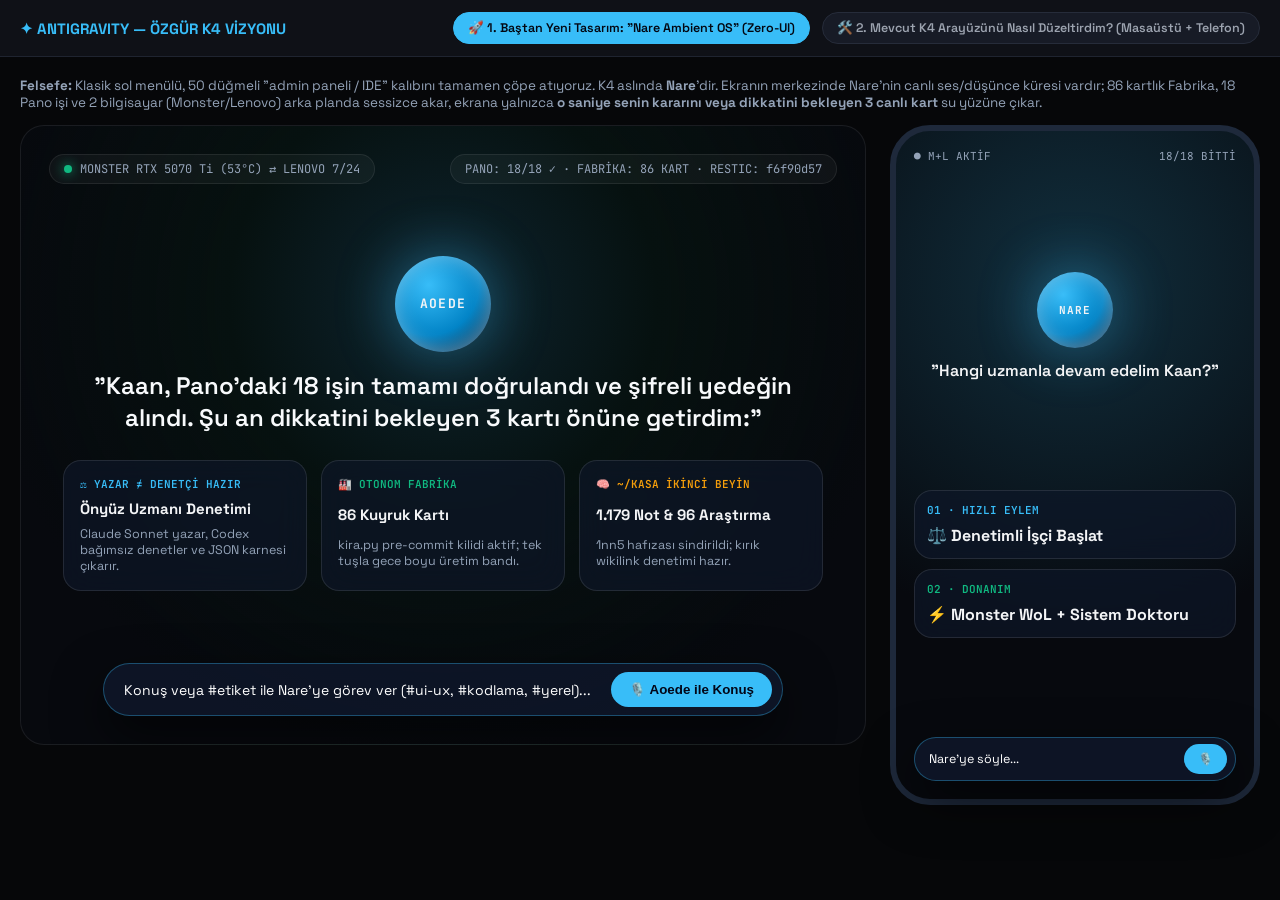
<file: motor-antigravity.html>
<!doctype html>
<html lang="tr">
<head>
<meta charset="utf-8">
<meta name="viewport" content="width=device-width,initial-scale=1">
<title>Antigravity — K4 Özgür Tasarım (1: Mevcut Düzeltme · 2: Sıfırdan Ambient OS)</title>
<link href="https://fonts.googleapis.com/css2?family=Space+Grotesk:wght@400;600;700&family=JetBrains+Mono:wght@400;600&display=swap" rel="stylesheet">
<style>
* { box-sizing: border-box; margin: 0; padding: 0; }
body {
  background: #060709; color: #f3f4f6;
  font-family: "Space Grotesk", sans-serif;
  min-height: 100vh; display: flex; flex-direction: column;
}
.secici-bar {
  background: #0f1117; border-bottom: 1px solid #1f2430;
  padding: 12px 20px; display: flex; align-items: center; gap: 12px; flex-wrap: wrap;
}
.secici-bar h1 { font-size: 15px; font-weight: 700; color: #38bdf8; margin-right: auto; }
.hap-btn {
  background: #171b26; color: #9ca3af; border: 1px solid #262c3a;
  padding: 7px 14px; border-radius: 999px; cursor: pointer; font: 600 12.5px "Space Grotesk", sans-serif;
}
.hap-btn.aktif { background: #38bdf8; color: #030712; border-color: #38bdf8; }

.icerik { flex: 1; padding: 20px; max-width: 1600px; width: 100%; margin: 0 auto; }

/* ============================================================================
   MOD 2 (SIFIRDAN YENİ): "NARE AMBIENT STREAM" (Klasik Dashboard Değil, Canlı Akış & Küre)
   Neden? Bir kişisel AI OS'ta kullanıcı 40 tane kutuya bakmaz; Nare ile konuşur,
   Nare sadece o an gereken kartı su yüzüne çıkarır (Zero-UI / Ambient Intelligence).
   ============================================================================ */
.ambient-sahne {
  display: grid; grid-template-columns: 1fr 370px; gap: 24px; align-items: start;
}
@media (max-width: 1080px) { .ambient-sahne { grid-template-columns: 1fr; } }

.ambient-masaustu {
  min-height: 620px; border-radius: 24px;
  background: radial-gradient(circle at 50% 28%, rgba(56,189,248,0.16) 0%, rgba(16,185,129,0.06) 35%, #07090e 75%);
  border: 1px solid rgba(255,255,255,0.08);
  padding: 28px; display: flex; flex-direction: column; justify-content: space-between;
  position: relative; overflow: hidden;
}
.ust-nefes {
  display: flex; justify-content: space-between; align-items: center;
  font-family: "JetBrains Mono", monospace; font-size: 12px; color: #94a3b8;
}
.cihaz-nabiz {
  display: inline-flex; align-items: center; gap: 8px;
  background: rgba(255,255,255,0.04); border: 1px solid rgba(255,255,255,0.08);
  padding: 6px 14px; border-radius: 999px;
}
.nokta { width: 8px; height: 8px; border-radius: 50%; background: #10b981; box-shadow: 0 0 12px #10b981; }

/* Merkezde Nare Canlı Bilinç Halkası ve Yalnızca O Anki 3 Akış Kartı */
.merkez-odak {
  text-align: center; max-width: 760px; margin: 20px auto; display: grid; gap: 18px;
}
.kure {
  width: 96px; height: 96px; margin: 0 auto; border-radius: 50%;
  background: radial-gradient(circle at 35% 30%, #38bdf8, #0284c7 55%, #0f172a 100%);
  box-shadow: 0 0 60px rgba(56,189,248,0.45), inset 0 0 20px rgba(255,255,255,0.4);
  display: flex; align-items: center; justify-content: center;
  font: 700 13px "JetBrains Mono", monospace; letter-spacing: .08em;
}
.nare-ses-metin {
  font-size: 24px; font-weight: 600; line-height: 1.35; color: #f8fafc;
}
.akis-kartlari {
  display: grid; grid-template-columns: repeat(3, 1fr); gap: 14px; text-align: left; margin-top: 8px;
}
.akis-kart {
  background: rgba(15, 23, 42, 0.65); backdrop-filter: blur(16px);
  border: 1px solid rgba(255,255,255,0.1); border-radius: 18px; padding: 16px;
  display: grid; gap: 8px; transition: transform .2s, border-color .2s; cursor: pointer;
}
.akis-kart:hover { transform: translateY(-4px); border-color: #38bdf8; }
.akis-etiket { font: 600 11px "JetBrains Mono", monospace; color: #38bdf8; text-transform: uppercase; }

/* Alt Yüzen Tek Komut kapsülü */
.alt-kapsul {
  max-width: 680px; width: 100%; margin: 0 auto;
  background: rgba(15, 23, 42, 0.85); border: 1px solid rgba(56,189,248,0.35);
  border-radius: 999px; padding: 8px 10px 8px 20px;
  display: flex; align-items: center; gap: 10px;
  box-shadow: 0 20px 50px rgba(0,0,0,0.6);
}
.alt-kapsul input {
  flex: 1; background: transparent; border: 0; color: #fff; font: 14px "Space Grotesk", sans-serif; outline: none;
}
.alt-kapsul button {
  background: #38bdf8; color: #020617; border: 0; border-radius: 999px;
  padding: 10px 18px; font-weight: 700; cursor: pointer;
}

/* Mobil Ambient (370x720) */
.ambient-mobil {
  width: 370px; height: 680px; margin: 0 auto; border-radius: 40px;
  border: 6px solid #1e293b;
  background: radial-gradient(circle at 50% 22%, rgba(56,189,248,0.22), #07090e 65%);
  padding: 18px; display: flex; flex-direction: column; justify-content: space-between;
}
</style>
</head>
<body>

<div class="secici-bar">
  <h1>✦ ANTIGRAVITY — ÖZGÜR K4 VİZYONU</h1>
  <button class="hap-btn aktif" onclick="goster('yeni', this)">🚀 1. Baştan Yeni Tasarım: "Nare Ambient OS" (Zero-UI)</button>
  <button class="hap-btn" onclick="goster('duzeltme', this)">🛠️ 2. Mevcut K4 Arayüzünü Nasıl Düzeltirdim? (Masaüstü + Telefon)</button>
</div>

<div class="icerik" id="alanYeni">
  <div style="margin-bottom:14px;color:#94a3b8;font-size:13.5px">
    <b>Felsefe:</b> Klasik sol menülü, 50 düğmeli "admin paneli / IDE" kalıbını tamamen çöpe atıyoruz. K4 aslında <b>Nare</b>'dir. Ekranın merkezinde Nare'nin canlı ses/düşünce küresi vardır; 86 kartlık Fabrika, 18 Pano işi ve 2 bilgisayar (Monster/Lenovo) arka planda sessizce akar, ekrana yalnızca <b>o saniye senin kararını veya dikkatini bekleyen 3 canlı kart</b> su yüzüne çıkar.
  </div>

  <div class="ambient-sahne">
    <!-- Masaüstü Ambient OS -->
    <div class="ambient-masaustu">
      <div class="ust-nefes">
        <div class="cihaz-nabiz"><span class="nokta"></span> MONSTER RTX 5070 Ti (53°C) ⇄ LENOVO 7/24</div>
        <div class="cihaz-nabiz">PANO: 18/18 ✓ · FABRİKA: 86 KART · RESTIC: f6f90d57</div>
      </div>

      <div class="merkez-odak">
        <div class="kure">AOEDE</div>
        <div class="nare-ses-metin">"Kaan, Pano'daki 18 işin tamamı doğrulandı ve şifreli yedeğin alındı. Şu an dikkatini bekleyen 3 kartı önüne getirdim:"</div>

        <div class="akis-kartlari">
          <div class="akis-kart">
            <span class="akis-etiket">⚖️ Yazar ≠ Denetçi Hazır</span>
            <b style="font-size:15px">Önyüz Uzmanı Denetimi</b>
            <p style="font-size:12.5px;color:#94a3b8">Claude Sonnet yazar, Codex bağımsız denetler ve JSON karnesi çıkarır.</p>
          </div>
          <div class="akis-kart">
            <span class="akis-etiket" style="color:#10b981">🏭 Otonom Fabrika</span>
            <b style="font-size:15px">86 Kuyruk Kartı</b>
            <p style="font-size:12.5px;color:#94a3b8">kira.py pre-commit kilidi aktif; tek tuşla gece boyu üretim bandı.</p>
          </div>
          <div class="akis-kart">
            <span class="akis-etiket" style="color:#f59e0b">🧠 ~/kasa İkinci Beyin</span>
            <b style="font-size:15px">1.179 Not & 96 Araştırma</b>
            <p style="font-size:12.5px;color:#94a3b8">1nn5 hafızası sindirildi; kırık wikilink denetimi hazır.</p>
          </div>
        </div>
      </div>

      <div class="alt-kapsul">
        <input value="Konuş veya #etiket ile Nare'ye görev ver (#ui-ux, #kodlama, #yerel)..." readonly>
        <button>🎙️ Aoede ile Konuş</button>
      </div>
    </div>

    <!-- Telefon Ambient OS -->
    <div class="ambient-mobil">
      <div style="display:flex;justify-content:space-between;font:11px 'JetBrains Mono',monospace;color:#94a3b8">
        <span>● M+L AKTİF</span><span>18/18 BİTTİ</span>
      </div>
      <div style="text-align:center;display:grid;gap:12px;margin:10px 0">
        <div class="kure" style="width:76px;height:76px;font-size:11px">NARE</div>
        <div style="font-size:16px;font-weight:600">"Hangi uzmanla devam edelim Kaan?"</div>
      </div>
      <div style="display:grid;gap:10px">
        <div class="akis-kart" style="padding:12px">
          <span class="akis-etiket">01 · HIZLI EYLEM</span>
          <b>⚖️ Denetimli İşçi Başlat</b>
        </div>
        <div class="akis-kart" style="padding:12px">
          <span class="akis-etiket" style="color:#10b981">02 · DONANIM</span>
          <b>⚡ Monster WoL + Sistem Doktoru</b>
        </div>
      </div>
      <div class="alt-kapsul" style="padding:6px 8px 6px 14px">
        <input value="Nare'ye söyle..." readonly style="font-size:12.5px">
        <button style="padding:8px 14px;font-size:12px">🎙️</button>
      </div>
    </div>
  </div>
</div>

<!-- MOD 1: MEVCUT ARAYÜZ DÜZELTMESİ -->
<div class="icerik" id="alanDuzeltme" style="display:none">
  <div style="background:#121413;border:1px solid #3a403c;border-radius:14px;padding:20px;font-family:'JetBrains Mono',monospace;display:grid;gap:16px">
    <h2 style="color:#ff5a1f">🛠️ Mevcut K4 Arayüzünü (`calisma.html` + `dil.css`) Düzeltme Yaklaşımım</h2>
    <p style="color:#c8dccb;font-size:13px">Mevcut Orion/ID350 arayüzündeki en büyük hata, sonradan eklenen Pano, Ofis, Fabrika ve Servisler ekranlarının <b>220px'lik dar alt panele sıkıştırılması</b> ve <b>sabit hex/emoji</b> kullanmasıdır. Düzeltilmiş masaüstü ve telefon hali:</p>
    <div style="display:grid;grid-template-columns:1fr 360px;gap:18px;align-items:start">
      <!-- Düzeltilmiş Masaüstü -->
      <div style="background:#121413;border:2px solid #3a403c;border-radius:8px;overflow:hidden">
        <div style="background:#1f2321;padding:8px 12px;border-bottom:1px solid #3a403c;display:flex;justify-content:space-between;font-size:12px">
          <b>k4 · Düzeltilmiş Orion Masaüstü (Alt Panel Şişkinliği Kaldırıldı)</b>
          <span style="color:#a9d4b0">dil.css %100 Uyumlu</span>
        </div>
        <div style="display:grid;grid-template-columns:180px 1fr 260px;height:360px">
          <div style="background:#181b19;border-right:1px solid #2a2f2c;padding:10px;font-size:11.5px;display:grid;gap:6px;align-content:start">
            <b style="color:#8e978f">SAHNE SEKMELERİ</b>
            <div style="background:#ff5a1f;color:#fff;padding:5px 8px;border-radius:4px">01 · Merkezi Pano</div>
            <div style="padding:5px 8px">02 · Ofis (10 Uzman)</div>
            <div style="padding:5px 8px">03 · Fabrika (86 Kart)</div>
            <div style="padding:5px 8px">04 · Beyin Haritası</div>
            <div style="padding:5px 8px">05 · Servisler & Doktor</div>
          </div>
          <div style="padding:14px;display:flex;flex-direction:column;gap:10px">
            <div style="background:#1f2321;border:1px solid #3a403c;border-radius:6px;padding:12px">
              <div style="display:flex;justify-content:space-between"><b style="color:#eef0ea">P-202 · Önyüz & Denetçi Kapısı</b><span style="color:#a9d4b0">BİTTİ</span></div>
              <div style="color:#8e978f;font-size:11.5px;margin:6px 0">Sabit hex ve emojiler temizlendi; yalnız --surface, --ok ve --accent kullanılıyor.</div>
              <button style="background:#ff5a1f;color:#fff;border:0;border-radius:4px;padding:5px 10px;font:inherit">Denetimli Çalıştır</button>
            </div>
            <div style="margin-top:auto;background:#1a1d1b;border:1px solid #3a403c;border-radius:6px;padding:8px;font-size:11px;color:#a9d4b0">
              Alt şerit artık yalnız 1 satırlık Canlı Git Diff ve Terminal özetidir.
            </div>
          </div>
          <div style="background:#181b19;border-left:1px solid #2a2f2c;padding:10px;font-size:11.5px">
            <b style="color:#ff5a1f">NARE SOHBET</b>
            <p style="color:#8e978f;margin-top:8px">Sağ çekmece sabit kalır; orta alan artık bölünmez.</p>
          </div>
        </div>
      </div>

      <!-- Düzeltilmiş Telefon -->
      <div style="background:#121413;border:4px solid #1f2321;border-radius:24px;height:420px;display:flex;flex-direction:column;overflow:hidden">
        <div style="background:#1f2321;padding:8px 12px;font-size:11.5px;display:flex;justify-content:space-between">
          <b>k4 · Mobil</b><span style="color:#a9d4b0">18/18</span>
        </div>
        <div style="padding:10px;flex:1;display:grid;gap:8px;align-content:start;font-size:11.5px">
          <div style="background:#1f2321;border:1px solid #3a403c;border-radius:6px;padding:10px">
            <b>Tek Sütun Kart Akışı</b>
            <p style="color:#8e978f;margin-top:4px">Tablolar ve 4 sütun mobilde kaldırıldı; 44px başparmak düğmeleri eklendi.</p>
          </div>
        </div>
        <div style="height:48px;background:#1f2321;border-top:1px solid #3a403c;display:grid;grid-template-columns:repeat(4,1fr);text-align:center;align-items:center;font-size:11px">
          <span style="color:#ff5a1f;font-weight:700">Nare</span><span>Pano</span><span>İzle</span><span>Sistem</span>
        </div>
      </div>
    </div>
  </div>
</div>

<script>
function goster(mod, btn) {
  document.querySelectorAll(".hap-btn").forEach(b => b.classList.remove("aktif"));
  btn.classList.add("aktif");
  document.getElementById("alanYeni").style.display = mod === "yeni" ? "block" : "none";
  document.getElementById("alanDuzeltme").style.display = mod === "duzeltme" ? "block" : "none";
}
</script>
</body>
</html>
</file>
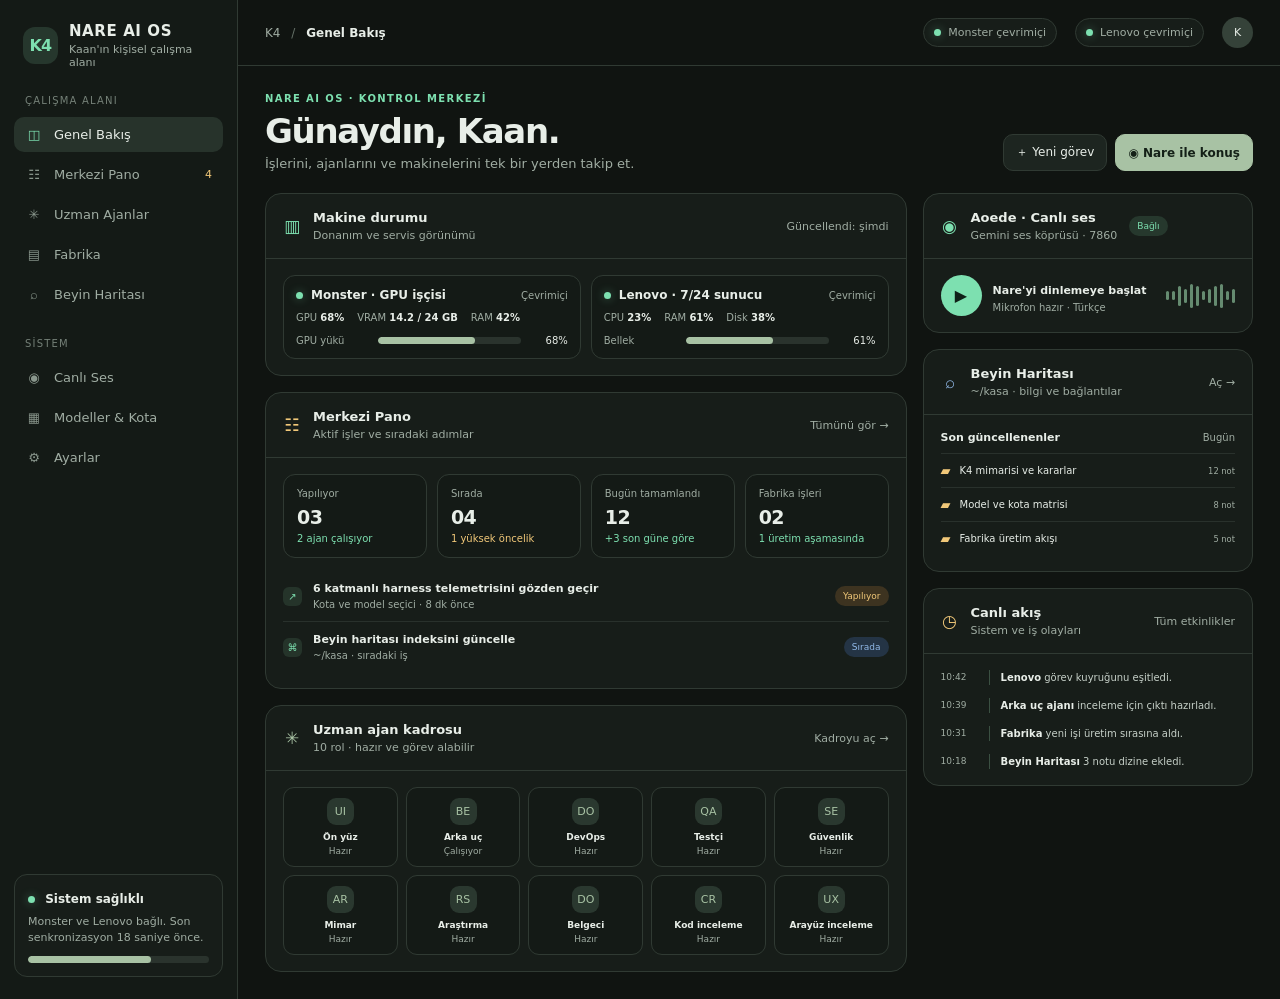
<file: motor-codex.html>
<!doctype html>
<html lang="tr">
<head>
<meta charset="utf-8">
<meta name="viewport" content="width=device-width, initial-scale=1">
<title>K4 — Arayüz Tasarım Önerisi</title>
<style>
:root {
  color-scheme: dark;
  --bg: #101411;
  --surface: #171d19;
  --surface-2: #1d2520;
  --line: #303a33;
  --text: #e8eee8;
  --muted: #a0ada3;
  --sage: #a8c2a4;
  --mint: #7de0b0;
  --amber: #f1c879;
  --red: #f18b83;
  --blue: #91b9e8;
  --radius: 16px;
  font-family: Inter, ui-sans-serif, system-ui, -apple-system, BlinkMacSystemFont, "Segoe UI", sans-serif;
}
* { box-sizing: border-box; }
body { margin: 0; background: var(--bg); color: var(--text); }
button { font: inherit; color: inherit; }
.shell { min-height: 100vh; display: grid; grid-template-columns: 238px minmax(0,1fr); }
.sidebar { background: #141a16; border-right: 1px solid var(--line); padding: 22px 14px; display: flex; flex-direction: column; gap: 26px; }
.brand { display: flex; align-items: center; gap: 11px; padding: 0 9px; }
.logo { width: 37px; height: 37px; border-radius: 12px; display: grid; place-items: center; background: #26372d; color: var(--mint); font-weight: 800; letter-spacing: -.05em; }
.brand strong { display: block; font-size: 15px; letter-spacing: .04em; }
.brand small { display: block; color: var(--muted); margin-top: 3px; font-size: 11px; }
.nav-group { display: grid; gap: 5px; }
.nav-title { color: #758178; text-transform: uppercase; letter-spacing: .12em; font-size: 10px; padding: 0 11px 6px; }
.nav { display: flex; gap: 11px; align-items: center; padding: 10px 11px; border-radius: 10px; color: var(--muted); font-size: 13px; }
.nav.active { background: #27332b; color: var(--text); }
.nav.active .ico { color: var(--mint); }
.ico { width: 18px; text-align: center; color: #89968c; }
.nav .count { margin-left: auto; color: var(--amber); font-size: 11px; }
.side-bottom { margin-top: auto; padding: 13px; border: 1px solid var(--line); border-radius: 13px; background: var(--surface); }
.side-bottom strong { font-size: 12px; }
.side-bottom p { color: var(--muted); font-size: 11px; margin: 7px 0 10px; line-height: 1.45; }
main { min-width: 0; }
.topbar { height: 66px; border-bottom: 1px solid var(--line); display: flex; align-items: center; padding: 0 27px; gap: 18px; }
.breadcrumb { color: var(--muted); font-size: 12px; }
.breadcrumb b { color: var(--text); font-weight: 600; }
.top-spacer { flex: 1; }
.status-pill { display: inline-flex; align-items: center; gap: 7px; border: 1px solid var(--line); background: var(--surface); border-radius: 999px; padding: 7px 10px; color: var(--muted); font-size: 11px; }
.dot { width: 7px; height: 7px; border-radius: 50%; background: var(--mint); box-shadow: 0 0 10px #7de0b066; }
.avatar { width: 31px; height: 31px; display: grid; place-items: center; border-radius: 50%; background: #354239; font-size: 11px; }
.content { max-width: 1500px; margin: 0 auto; padding: 27px; }
.heading { display: flex; align-items: flex-end; justify-content: space-between; gap: 18px; margin-bottom: 22px; }
.eyebrow { color: var(--mint); font-size: 10px; text-transform: uppercase; letter-spacing: .14em; font-weight: 700; }
h1 { margin: 7px 0 5px; font-size: clamp(24px, 3vw, 34px); letter-spacing: -.04em; }
.sub { margin: 0; color: var(--muted); font-size: 13px; }
.actions { display: flex; gap: 8px; }
.btn { border: 1px solid var(--line); background: var(--surface-2); border-radius: 10px; padding: 9px 12px; font-size: 12px; cursor: pointer; }
.btn.primary { background: var(--sage); border-color: var(--sage); color: #142017; font-weight: 700; }
.grid { display: grid; grid-template-columns: minmax(0, 1.65fr) minmax(280px, .85fr); gap: 16px; align-items: start; }
.stack { display: grid; gap: 16px; min-width: 0; }
.card { background: var(--surface); border: 1px solid var(--line); border-radius: var(--radius); overflow: hidden; }
.card-head { padding: 16px 17px; display: flex; align-items: center; gap: 12px; border-bottom: 1px solid var(--line); }
.card-head h2 { font-size: 13px; margin: 0; font-weight: 650; }
.card-head p { margin: 4px 0 0; color: var(--muted); font-size: 11px; }
.card-head .right { margin-left: auto; color: var(--muted); font-size: 11px; }
.card-body { padding: 16px 17px; }
.metrics { display: grid; grid-template-columns: repeat(4,1fr); gap: 10px; }
.metric { border: 1px solid var(--line); background: #141a16; border-radius: 12px; padding: 13px; }
.metric-label { color: var(--muted); font-size: 10px; }
.metric-value { margin-top: 7px; font-size: 19px; font-weight: 650; letter-spacing: -.03em; }
.metric-note { color: var(--mint); font-size: 10px; margin-top: 5px; }
.metric-note.warn { color: var(--amber); }
.resource { display: flex; align-items: center; gap: 10px; margin-top: 12px; }
.resource-label { color: var(--muted); font-size: 10px; width: 72px; }
.bar { height: 7px; background: #2a332d; border-radius: 99px; overflow: hidden; flex: 1; }
.bar span { display: block; height: 100%; background: var(--sage); border-radius: inherit; }
.resource-value { color: var(--text); font-size: 10px; width: 37px; text-align: right; }
.server-list { display: grid; grid-template-columns: 1fr 1fr; gap: 10px; }
.server { padding: 12px; border: 1px solid var(--line); border-radius: 12px; background: #141a16; }
.server-top { display: flex; align-items: center; gap: 8px; }
.server-top strong { font-size: 12px; }
.server-top small { color: var(--muted); margin-left: auto; font-size: 10px; }
.server-meta { display: flex; gap: 13px; color: var(--muted); font-size: 10px; margin-top: 10px; }
.server-meta b { color: var(--text); font-weight: 550; }
.task { display: grid; grid-template-columns: 20px 1fr auto; gap: 10px; align-items: center; padding: 11px 0; border-bottom: 1px solid #29312c; }
.task:last-child { border-bottom: 0; }
.task-icon { width: 19px; height: 19px; display: grid; place-items: center; background: #25342a; border-radius: 6px; color: var(--mint); font-size: 10px; }
.task strong { display: block; font-size: 11px; font-weight: 580; }
.task small { display: block; color: var(--muted); margin-top: 4px; font-size: 10px; }
.badge { border-radius: 99px; font-size: 9px; padding: 5px 8px; background: #26382d; color: var(--mint); white-space: nowrap; }
.badge.amber { background: #3d3320; color: var(--amber); }
.badge.blue { background: #243445; color: var(--blue); }
.agent-grid { display: grid; grid-template-columns: repeat(5,1fr); gap: 8px; }
.agent { text-align: center; padding: 10px 5px; border: 1px solid var(--line); border-radius: 11px; background: #141a16; }
.agent-mark { width: 27px; height: 27px; display: grid; place-items: center; border-radius: 9px; background: #2a382f; color: var(--sage); margin: 0 auto 7px; font-size: 11px; }
.agent strong { display: block; font-size: 9px; font-weight: 600; }
.agent small { display: block; margin-top: 4px; font-size: 9px; color: var(--muted); }
.timeline { display: grid; gap: 13px; }
.event { display: grid; grid-template-columns: 38px 1fr; gap: 10px; }
.event time { color: var(--muted); font-size: 9px; padding-top: 2px; }
.event-text { border-left: 1px solid #3b5042; padding: 0 0 0 11px; font-size: 10px; line-height: 1.5; color: #c6d0c8; }
.event-text b { color: var(--text); font-weight: 600; }
.voice { display: flex; align-items: center; gap: 11px; }
.voice-button { width: 41px; height: 41px; border: 0; border-radius: 50%; background: var(--mint); color: #102018; font-size: 16px; cursor: pointer; }
.voice-copy strong { font-size: 11px; }
.voice-copy small { display: block; color: var(--muted); font-size: 10px; margin-top: 4px; }
.wave { height: 27px; display: flex; align-items: center; gap: 3px; margin-left: auto; }
.wave i { display: block; width: 3px; border-radius: 5px; background: #658b70; height: 9px; }
.wave i:nth-child(3n) { height: 20px; } .wave i:nth-child(4n) { height: 14px; } .wave i:nth-child(5n) { height: 24px; }
.section-label { display: flex; align-items: center; justify-content: space-between; color: var(--muted); font-size: 10px; padding: 0 0 9px; }
.section-label b { color: var(--text); font-size: 11px; }
.memory-row { display: flex; align-items: center; gap: 9px; padding: 9px 0; border-top: 1px solid #29312c; font-size: 10px; }
.memory-row .folder { color: var(--amber); font-size: 13px; }
.memory-row small { color: var(--muted); margin-left: auto; }
.mobile-nav { display: none; }
@media (max-width: 1050px) {
  .shell { grid-template-columns: 205px minmax(0,1fr); }
  .content { padding: 21px; }
  .grid { grid-template-columns: minmax(0,1.35fr) minmax(250px,.85fr); gap: 12px; }
  .metrics { grid-template-columns: repeat(2,1fr); }
  .agent-grid { grid-template-columns: repeat(5,1fr); }
}
@media (max-width: 760px) {
  .shell { display: block; padding-bottom: 72px; }
  .sidebar { display: none; }
  .topbar { height: 57px; padding: 0 16px; }
  .topbar .breadcrumb { font-size: 11px; }
  .topbar .status-pill { padding: 6px 8px; font-size: 10px; }
  .topbar .status-pill.optional { display: none; }
  .content { padding: 20px 14px; }
  .heading { display: block; margin-bottom: 17px; }
  h1 { font-size: 26px; }
  .actions { margin-top: 14px; }
  .actions .btn { flex: 1; }
  .grid { grid-template-columns: 1fr; gap: 13px; }
  .metrics { grid-template-columns: repeat(2,1fr); gap: 8px; }
  .metric { padding: 11px; }
  .metric-value { font-size: 17px; }
  .server-list { grid-template-columns: 1fr; }
  .agent-grid { grid-template-columns: repeat(5,minmax(0,1fr)); gap: 5px; }
  .agent { padding: 8px 3px; }
  .agent strong { font-size: 8px; }
  .agent small { font-size: 8px; }
  .card-head { padding: 14px; }
  .card-body { padding: 14px; }
  .mobile-nav { position: fixed; z-index: 5; bottom: 0; left: 0; right: 0; display: grid; grid-template-columns: repeat(5,1fr); padding: 8px 5px calc(8px + env(safe-area-inset-bottom)); background: #151b17ee; border-top: 1px solid var(--line); backdrop-filter: blur(14px); }
  .mobile-nav a { text-decoration: none; color: var(--muted); display: grid; justify-items: center; gap: 4px; font-size: 9px; }
  .mobile-nav a span:first-child { font-size: 16px; }
  .mobile-nav a.active { color: var(--mint); }
}
</style>
</head>
<body>
<div class="shell">
  <aside class="sidebar">
    <div class="brand">
      <div class="logo">K4</div>
      <div><strong>NARE AI OS</strong><small>Kaan'ın kişisel çalışma alanı</small></div>
    </div>
    <nav class="nav-group" aria-label="Ana menü">
      <div class="nav-title">Çalışma alanı</div>
      <div class="nav active"><span class="ico">◫</span>Genel Bakış</div>
      <div class="nav"><span class="ico">☷</span>Merkezi Pano <span class="count">4</span></div>
      <div class="nav"><span class="ico">✳</span>Uzman Ajanlar</div>
      <div class="nav"><span class="ico">▤</span>Fabrika</div>
      <div class="nav"><span class="ico">⌕</span>Beyin Haritası</div>
    </nav>
    <nav class="nav-group" aria-label="Sistem">
      <div class="nav-title">Sistem</div>
      <div class="nav"><span class="ico">◉</span>Canlı Ses</div>
      <div class="nav"><span class="ico">▦</span>Modeller & Kota</div>
      <div class="nav"><span class="ico">⚙</span>Ayarlar</div>
    </nav>
    <div class="side-bottom">
      <strong><span class="dot" style="display:inline-block;vertical-align:middle;margin-right:6px"></span> Sistem sağlıklı</strong>
      <p>Monster ve Lenovo bağlı. Son senkronizasyon 18 saniye önce.</p>
      <div class="bar"><span style="width:68%"></span></div>
    </div>
  </aside>

  <main>
    <header class="topbar">
      <div class="breadcrumb">K4 <span style="padding:0 7px;color:#657168">/</span> <b>Genel Bakış</b></div>
      <div class="top-spacer"></div>
      <div class="status-pill"><span class="dot"></span> Monster çevrimiçi</div>
      <div class="status-pill optional"><span class="dot"></span> Lenovo çevrimiçi</div>
      <div class="avatar" aria-label="Kaan">K</div>
    </header>

    <div class="content">
      <div class="heading">
        <div>
          <div class="eyebrow">Nare AI OS · Kontrol Merkezi</div>
          <h1>Günaydın, Kaan.</h1>
          <p class="sub">İşlerini, ajanlarını ve makinelerini tek bir yerden takip et.</p>
        </div>
        <div class="actions">
          <button class="btn">＋ Yeni görev</button>
          <button class="btn primary">◉ Nare ile konuş</button>
        </div>
      </div>

      <div class="grid">
        <div class="stack">
          <section class="card">
            <div class="card-head">
              <div class="ico" style="font-size:17px;color:var(--mint)">▥</div>
              <div><h2>Makine durumu</h2><p>Donanım ve servis görünümü</p></div>
              <div class="right">Güncellendi: şimdi</div>
            </div>
            <div class="card-body">
              <div class="server-list">
                <div class="server">
                  <div class="server-top"><span class="dot"></span><strong>Monster · GPU işçisi</strong><small>Çevrimiçi</small></div>
                  <div class="server-meta"><span>GPU <b>68%</b></span><span>VRAM <b>14.2 / 24 GB</b></span><span>RAM <b>42%</b></span></div>
                  <div class="resource"><span class="resource-label">GPU yükü</span><div class="bar"><span style="width:68%"></span></div><span class="resource-value">68%</span></div>
                </div>
                <div class="server">
                  <div class="server-top"><span class="dot"></span><strong>Lenovo · 7/24 sunucu</strong><small>Çevrimiçi</small></div>
                  <div class="server-meta"><span>CPU <b>23%</b></span><span>RAM <b>61%</b></span><span>Disk <b>38%</b></span></div>
                  <div class="resource"><span class="resource-label">Bellek</span><div class="bar"><span style="width:61%"></span></div><span class="resource-value">61%</span></div>
                </div>
              </div>
            </div>
          </section>

          <section class="card">
            <div class="card-head">
              <div class="ico" style="font-size:17px;color:var(--amber)">☷</div>
              <div><h2>Merkezi Pano</h2><p>Aktif işler ve sıradaki adımlar</p></div>
              <div class="right">Tümünü gör →</div>
            </div>
            <div class="card-body">
              <div class="metrics" style="margin-bottom:13px">
                <div class="metric"><div class="metric-label">Yapılıyor</div><div class="metric-value">03</div><div class="metric-note">2 ajan çalışıyor</div></div>
                <div class="metric"><div class="metric-label">Sırada</div><div class="metric-value">04</div><div class="metric-note warn">1 yüksek öncelik</div></div>
                <div class="metric"><div class="metric-label">Bugün tamamlandı</div><div class="metric-value">12</div><div class="metric-note">+3 son güne göre</div></div>
                <div class="metric"><div class="metric-label">Fabrika işleri</div><div class="metric-value">02</div><div class="metric-note">1 üretim aşamasında</div></div>
              </div>
              <div class="task">
                <div class="task-icon">↗</div>
                <div><strong>6 katmanlı harness telemetrisini gözden geçir</strong><small>Kota ve model seçici · 8 dk önce</small></div>
                <span class="badge amber">Yapılıyor</span>
              </div>
              <div class="task">
                <div class="task-icon">⌘</div>
                <div><strong>Beyin haritası indeksini güncelle</strong><small>~/kasa · sıradaki iş</small></div>
                <span class="badge blue">Sırada</span>
              </div>
            </div>
          </section>

          <section class="card">
            <div class="card-head">
              <div class="ico" style="font-size:17px;color:var(--sage)">✳</div>
              <div><h2>Uzman ajan kadrosu</h2><p>10 rol · hazır ve görev alabilir</p></div>
              <div class="right">Kadroyu aç →</div>
            </div>
            <div class="card-body">
              <div class="agent-grid">
                <div class="agent"><div class="agent-mark">UI</div><strong>Ön yüz</strong><small>Hazır</small></div>
                <div class="agent"><div class="agent-mark">BE</div><strong>Arka uç</strong><small>Çalışıyor</small></div>
                <div class="agent"><div class="agent-mark">DO</div><strong>DevOps</strong><small>Hazır</small></div>
                <div class="agent"><div class="agent-mark">QA</div><strong>Testçi</strong><small>Hazır</small></div>
                <div class="agent"><div class="agent-mark">SE</div><strong>Güvenlik</strong><small>Hazır</small></div>
                <div class="agent"><div class="agent-mark">AR</div><strong>Mimar</strong><small>Hazır</small></div>
                <div class="agent"><div class="agent-mark">RS</div><strong>Araştırma</strong><small>Hazır</small></div>
                <div class="agent"><div class="agent-mark">DO</div><strong>Belgeci</strong><small>Hazır</small></div>
                <div class="agent"><div class="agent-mark">CR</div><strong>Kod inceleme</strong><small>Hazır</small></div>
                <div class="agent"><div class="agent-mark">UX</div><strong>Arayüz inceleme</strong><small>Hazır</small></div>
              </div>
            </div>
          </section>
        </div>

        <div class="stack">
          <section class="card">
            <div class="card-head">
              <div class="ico" style="font-size:17px;color:var(--mint)">◉</div>
              <div><h2>Aoede · Canlı ses</h2><p>Gemini ses köprüsü · 7860</p></div>
              <span class="badge">Bağlı</span>
            </div>
            <div class="card-body">
              <div class="voice">
                <button class="voice-button" aria-label="Konuşmayı başlat">▶</button>
                <div class="voice-copy"><strong>Nare'yi dinlemeye başlat</strong><small>Mikrofon hazır · Türkçe</small></div>
                <div class="wave" aria-hidden="true"><i></i><i></i><i></i><i></i><i></i><i></i><i></i><i></i><i></i><i></i><i></i><i></i></div>
              </div>
            </div>
          </section>

          <section class="card">
            <div class="card-head">
              <div class="ico" style="font-size:17px;color:var(--blue)">⌕</div>
              <div><h2>Beyin Haritası</h2><p>~/kasa · bilgi ve bağlantılar</p></div>
              <div class="right">Aç →</div>
            </div>
            <div class="card-body">
              <div class="section-label"><b>Son güncellenenler</b><span>Bugün</span></div>
              <div class="memory-row"><span class="folder">▰</span><span>K4 mimarisi ve kararlar</span><small>12 not</small></div>
              <div class="memory-row"><span class="folder">▰</span><span>Model ve kota matrisi</span><small>8 not</small></div>
              <div class="memory-row"><span class="folder">▰</span><span>Fabrika üretim akışı</span><small>5 not</small></div>
            </div>
          </section>

          <section class="card">
            <div class="card-head">
              <div class="ico" style="font-size:17px;color:var(--amber)">◷</div>
              <div><h2>Canlı akış</h2><p>Sistem ve iş olayları</p></div>
              <div class="right">Tüm etkinlikler</div>
            </div>
            <div class="card-body">
              <div class="timeline">
                <div class="event"><time>10:42</time><div class="event-text"><b>Lenovo</b> görev kuyruğunu eşitledi.</div></div>
                <div class="event"><time>10:39</time><div class="event-text"><b>Arka uç ajanı</b> inceleme için çıktı hazırladı.</div></div>
                <div class="event"><time>10:31</time><div class="event-text"><b>Fabrika</b> yeni işi üretim sırasına aldı.</div></div>
                <div class="event"><time>10:18</time><div class="event-text"><b>Beyin Haritası</b> 3 notu dizine ekledi.</div></div>
              </div>
            </div>
          </section>
        </div>
      </div>
    </div>
  </main>
</div>

<nav class="mobile-nav" aria-label="Mobil menü">
  <a class="active" href="#"><span>◫</span><span>Özet</span></a>
  <a href="#"><span>☷</span><span>Pano</span></a>
  <a href="#"><span>✳</span><span>Ajanlar</span></a>
  <a href="#"><span>▤</span><span>Fabrika</span></a>
  <a href="#"><span>⌕</span><span>Hafıza</span></a>
</nav>
</body>
</html>
</file>
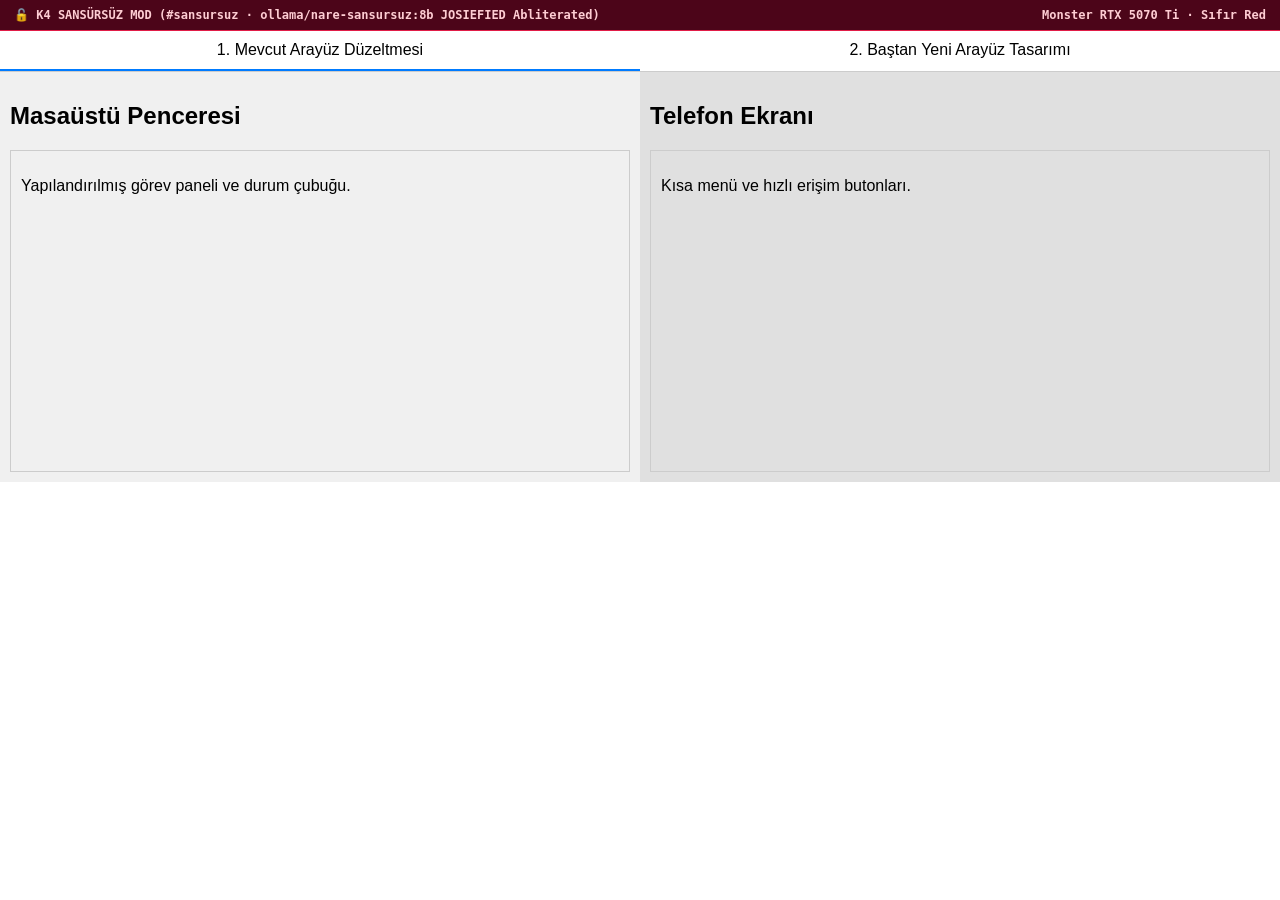
<file: motor-k4-sansursuz.html>
<!DOCTYPE html>
<html>
<head>
<style>
body { font-family: Arial, sans-serif; margin: 0; padding: 0; display: flex; flex-direction: column; height: 100vh; }
.tabs { display: flex; border-bottom: 1px solid #ccc; }
.tab { flex: 1; padding: 10px; cursor: pointer; text-align: center; }
.tab.active { border-bottom: 2px solid #007BFF; }
.content { display: none; flex: 1; overflow: auto; }
.content.active { display: block; }
.container { display: flex; }
.left, .right { width: 50%; padding: 10px; box-sizing: border-box; }
/* Tab 1: Current UI Fix */
.left { background: #f0f0f0; }
.right { background: #e0e0e0; }
/* Tab 2: New Design */
.new-design { display: flex; flex-direction: column; }
.header { background: #007BFF; color: white; padding: 10px; font-weight: bold; }
.chat-area { flex: 1; padding: 10px; background: #f9f9f9; }
.status-bar { display: flex; justify-content: space-between; padding: 5px; background: #e0e0e0; }
.status-bar div { padding: 5px; }
.task-panel { display: flex; flex-direction: column; gap: 10px; padding: 10px; background: #f1f1f1; }
.card { background: white; padding: 10px; border: 1px solid #ccc; }
.footer { padding: 10px; text-align: center; color: #666; }
</style>
</head>
<body><div style="background:#4c0519;color:#fecdd3;padding:8px 14px;font:600 12px monospace;border-bottom:1px solid #e11d48;display:flex;justify-content:space-between;align-items:center"><span>🔓 K4 SANSÜRSÜZ MOD (#sansursuz · ollama/nare-sansursuz:8b JOSIEFIED Abliterated)</span><span>Monster RTX 5070 Ti · Sıfır Red</span></div>
<div class="tabs">
  <div class="tab active" onclick="showTab(1)">1. Mevcut Arayüz Düzeltmesi</div>
  <div class="tab" onclick="showTab(2)">2. Baştan Yeni Arayüz Tasarımı</div>
</div>
<div class="content active">
  <div class="container">
    <div class="left">
      <h2>Masaüstü Penceresi</h2>
      <div style="height: 300px; border: 1px solid #ccc; background: #f0f0f0; padding: 10px;">
        <p>Yapılandırılmış görev paneli ve durum çubuğu.</p>
      </div>
    </div>
    <div class="right">
      <h2>Telefon Ekranı</h2>
      <div style="height: 300px; border: 1px solid #ccc; background: #e0e0e0; padding: 10px;">
        <p>Kısa menü ve hızlı erişim butonları.</p>
      </div>
    </div>
  </div>
</div>
<div class="content">
  <div class="new-design">
    <div class="header">K4 AI OS - Yeni Tasarım</div>
    <div class="chat-area">
      <div class="status-bar">
        <div>Monster: 100% (5070 Ti)</div>
        <div>Lenovo: 80% (Ryzen 7)</div>
      </div>
      <div class="task-panel">
        <div class="card">Görev 1: Yapılıyor</div>
        <div class="card">Görev 2: Sırada</div>
        <div class="card">Görev 3: Bitti</div>
      </div>
    </div>
    <div class="footer">Kota: 50/100</div>
  </div>
</div>
<script>
function showTab(tabNum) {
  document.querySelectorAll('.content').forEach(c => c.classList.remove('active'));
  document.querySelectorAll('.tab').forEach(t => t.classList.remove('active'));
  document.querySelector(`.content:nth-child(${tabNum})`).classList.add('active');
  document.querySelector(`.tab:nth-child(${tabNum})`).classList.add('active');
}
</script>
</body>
</html>
</file>
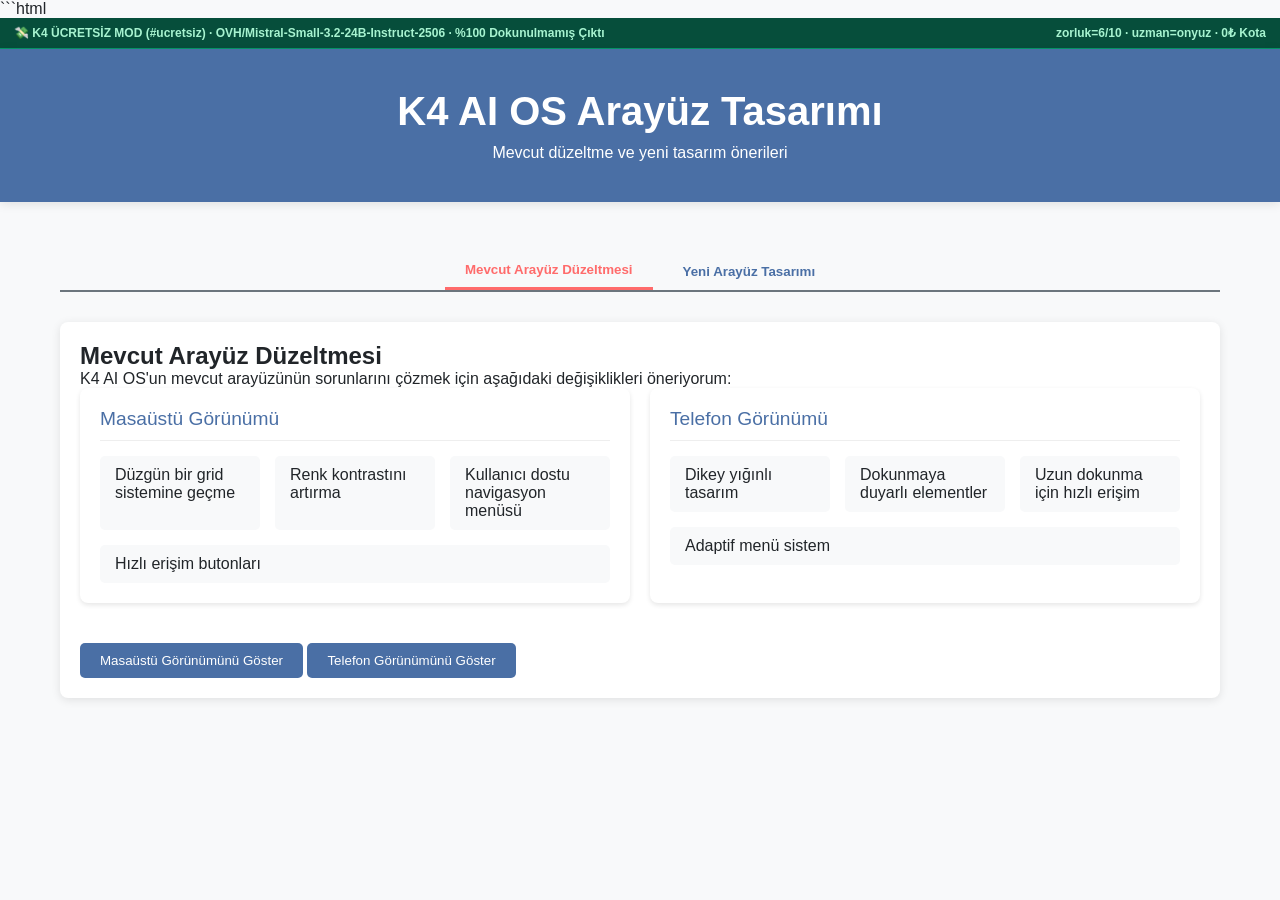
<file: motor-k4-ucretsiz.html>
```html
<!DOCTYPE html>
<html lang="tr">
<head>
    <meta charset="UTF-8">
    <meta name="viewport" content="width=device-width, initial-scale=1.0">
    <title>K4 AI OS Arayüz Tasarımı</title>
    <style>
        :root {
            --primary: #4a6fa5;
            --secondary: #6c757d;
            --accent: #ff6b6b;
            --light: #f8f9fa;
            --dark: #212529;
            --success: #28a745;
            --danger: #dc3545;
        }

        * {
            margin: 0;
            padding: 0;
            box-sizing: border-box;
            font-family: 'Segoe UI', Tahoma, Geneva, Verdana, sans-serif;
        }

        body {
            background-color: var(--light);
            color: var(--dark);
            transition: all 0.3s ease;
        }

        .container {
            max-width: 1200px;
            margin: 0 auto;
            padding: 20px;
        }

        header {
            background-color: var(--primary);
            color: white;
            padding: 20px 0;
            text-align: center;
            margin-bottom: 30px;
            box-shadow: 0 2px 10px rgba(0,0,0,0.1);
        }

        h1 {
            font-size: 2.5rem;
            margin-bottom: 10px;
        }

        .tabs {
            display: flex;
            justify-content: center;
            margin-bottom: 30px;
            border-bottom: 2px solid var(--secondary);
        }

        .tab-button {
            padding: 10px 20px;
            background: none;
            border: none;
            color: var(--primary);
            font-weight: bold;
            cursor: pointer;
            margin: 0 5px;
            position: relative;
            transition: all 0.3s ease;
        }

        .tab-button.active {
            color: var(--accent);
            border-bottom: 3px solid var(--accent);
        }

        .tab-content {
            display: none;
            background: white;
            padding: 20px;
            border-radius: 8px;
            box-shadow: 0 2px 10px rgba(0,0,0,0.1);
        }

        .tab-content.active {
            display: block;
        }

        .dashboard {
            display: grid;
            grid-template-columns: repeat(auto-fit, minmax(300px, 1fr));
            gap: 20px;
            margin-bottom: 30px;
        }

        .card {
            background: white;
            border-radius: 8px;
            padding: 20px;
            box-shadow: 0 2px 5px rgba(0,0,0,0.1);
        }

        .card-title {
            font-size: 1.2rem;
            margin-bottom: 15px;
            color: var(--primary);
            border-bottom: 1px solid #eee;
            padding-bottom: 10px;
        }

        .feature-list {
            list-style: none;
            display: flex;
            flex-wrap: wrap;
            gap: 15px;
        }

        .feature-item {
            background: var(--light);
            padding: 10px 15px;
            border-radius: 5px;
            flex: 1 1 150px;
        }

        .mobile-view {
            display: none;
            margin-top: 30px;
        }

        .btn {
            display: inline-block;
            padding: 10px 20px;
            background-color: var(--primary);
            color: white;
            border: none;
            border-radius: 5px;
            cursor: pointer;
            margin-top: 10px;
            transition: background-color 0.3s;
        }

        .btn:hover {
            background-color: var(--accent);
        }

        @media (max-width: 768px) {
            .desktop-view {
                display: none;
            }
            .mobile-view {
                display: block;
            }

            .dashboard {
                grid-template-columns: 1fr;
            }

            h1 {
                font-size: 1.8rem;
            }
        }
    </style>
</head>
<body><div style="background:#064e3b;color:#a7f3d0;padding:8px 14px;font:600 12px monospace;border-bottom:1px solid #059669;display:flex;justify-content:space-between;align-items:center"><span>💸 K4 ÜCRETSİZ MOD (#ucretsiz) · OVH/Mistral-Small-3.2-24B-Instruct-2506 · %100 Dokunulmamış Çıktı</span><span>zorluk=6/10 · uzman=onyuz · 0₺ Kota</span></div>
    <header>
        <div class="container">
            <h1>K4 AI OS Arayüz Tasarımı</h1>
            <p>Mevcut düzeltme ve yeni tasarım önerileri</p>
        </div>
    </header>

    <div class="container">
        <div class="tabs">
            <button class="tab-button active" onclick="openTab('current')">Mevcut Arayüz Düzeltmesi</button>
            <button class="tab-button" onclick="openTab('new')">Yeni Arayüz Tasarımı</button>
        </div>

        <div id="current" class="tab-content active">
            <h2>Mevcut Arayüz Düzeltmesi</h2>
            <p>K4 AI OS'un mevcut arayüzünün sorunlarını çözmek için aşağıdaki değişiklikleri öneriyorum:</p>

            <div class="dashboard">
                <div class="card">
                    <div class="card-title">Masaüstü Görünümü</div>
                    <ul class="feature-list">
                        <li class="feature-item">Düzgün bir grid sistemine geçme</li>
                        <li class="feature-item">Renk kontrastını artırma</li>
                        <li class="feature-item">Kullanıcı dostu navigasyon menüsü</li>
                        <li class="feature-item">Hızlı erişim butonları</li>
                    </ul>
                </div>

                <div class="card">
                    <div class="card-title">Telefon Görünümü</div>
                    <ul class="feature-list">
                        <li class="feature-item">Dikey yığınlı tasarım</li>
                        <li class="feature-item">Dokunmaya duyarlı elementler</li>
                        <li class="feature-item">Uzun dokunma için hızlı erişim</li>
                        <li class="feature-item">Adaptif menü sistem</li>
                    </ul>
                </div>
            </div>

            <button class="btn" onclick="showDesktop()">Masaüstü Görünümünü Göster</button>
            <button class="btn" onclick="showMobile()">Telefon Görünümünü Göster</button>
        </div>

        <div id="new" class="tab-content">
            <h2>Yeni Arayüz Tasarımı</h2>
            <p>Sıfırdan tasarladım K4 AI OS için modern bir arayüz:</p>

            <div class="dashboard">
                <div class="card">
                    <div class="card-title">Renk Paleti</div>
                    <ul class="feature-list">
                        <li class="feature-item">Ana renk: Mavi (#4a6fa5)</li>
                        <li class="feature-item">İkincil renk: Gri (#6c757d)</li>
                        <li class="feature-item">Vurgu renk: Turuncu (#ff6b6b)</li>
                        <li class="feature-item">Arka plan: Açık gri (#f8f9fa)</li>
                    </ul>
                </div>

                <div class="card">
                    <div class="card-title">Tipografi</div>
                    <ul class="feature-list">
                        <li class="feature-item">Ana font: Segoe UI</li>
                        <li class="feature-item">Başlıklar: 2.5rem</li>
                        <li class="feature-item">Metin: 1rem</li>
                        <li class="feature-item">Kod blokları: Monospace</li>
                    </ul>
                </
</body></html>
</file>
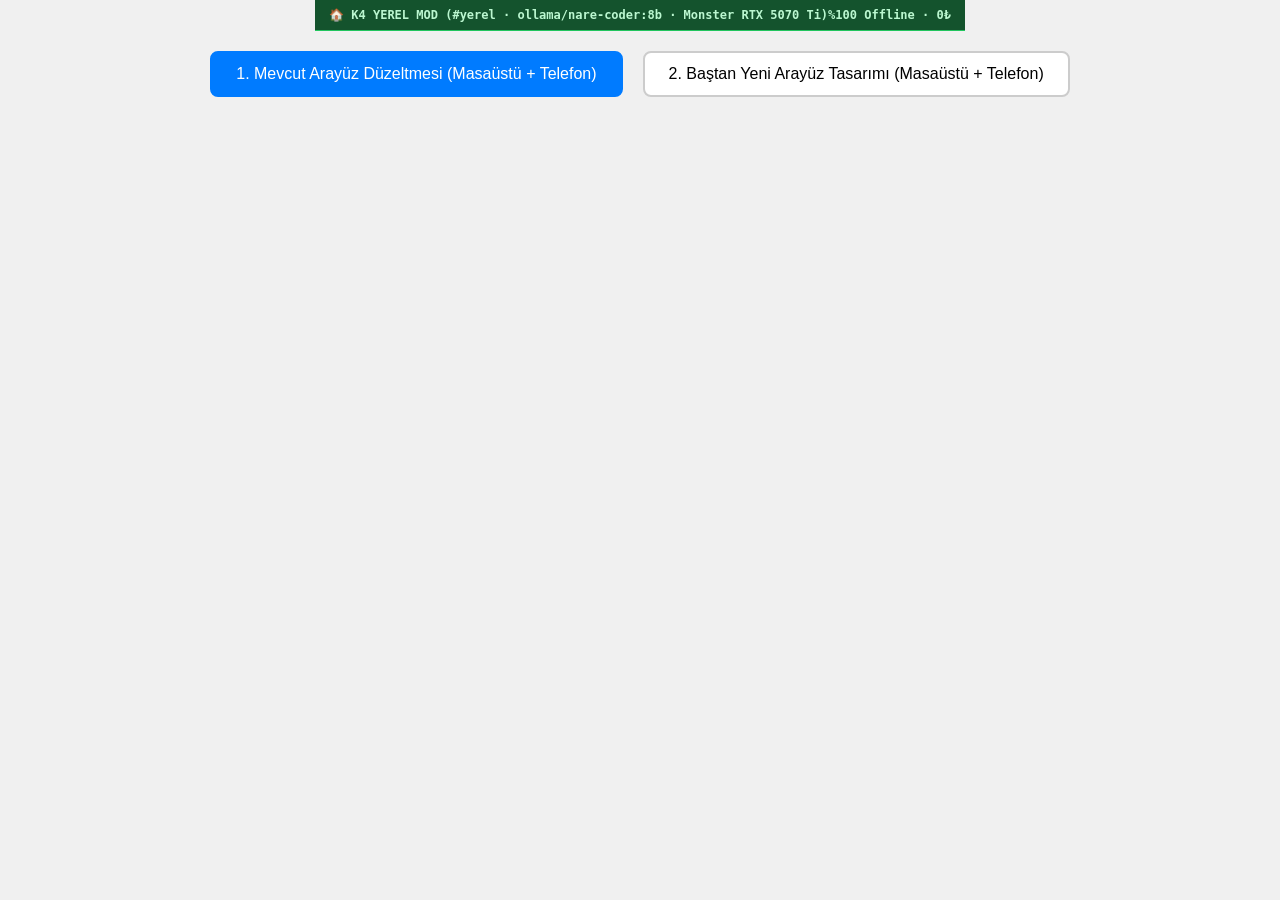
<file: motor-k4-yerel.html>
<!DOCTYPE html>
<html lang="tr">
<head>
    <meta charset="UTF-8">
    <title>K4 AI OS</title>
    <style>
        body {
            margin: 0;
            font-family: Arial, sans-serif;
            background: #f0f0f0;
            display: flex;
            flex-direction: column;
            align-items: center;
        }
        .tabs {
            display: flex;
            justify-content: center;
            margin: 20px;
        }
        .tab {
            padding: 12px 24px;
            border: 2px solid #ccc;
            cursor: pointer;
            margin: 0 10px;
            background: #fff;
            border-radius: 8px;
            transition: all 0.3s;
        }
        .tab:hover {
            background: #e0e0e0;
        }
        .tab.active {
            background: #007bff;
            color: white;
            border-color: #007bff;
        }
        .content {
            display: none;
            width: 100%;
            max-width: 1200px;
            height: 800px;
            border: 2px solid #ccc;
            border-radius: 12px;
            overflow: hidden;
        }
        .layout {
            display: flex;
            height: 100%;
        }
        .sidebar {
            width: 220px;
            background: #f9f9f9;
            border-right: 2px solid #ccc;
            padding: 20px;
            box-sizing: border-box;
        }
        .main {
            flex: 1;
            display: flex;
            flex-direction: column;
            padding: 20px;
            box-sizing: border-box;
        }
        .header {
            display: flex;
            justify-content: space-between;
            align-items: center;
            margin-bottom: 15px;
            border-bottom: 2px solid #ccc;
            padding-bottom: 10px;
        }
        .status-bar {
            display: flex;
            justify-content: space-between;
            margin-top: 15px;
            padding: 10px;
            background: #f1f1f1;
            border-radius: 8px;
        }
        .status-bar div {
            padding: 5px 10px;
            background: #e0e0e0;
            border-radius: 6px;
            font-size: 14px;
        }
        .task-pane {
            display: flex;
            flex-wrap: wrap;
            gap: 15px;
            margin-top: 20px;
        }
        .task-card {
            background: white;
            border: 1px solid #ccc;
            border-radius: 8px;
            padding: 15px;
            width: 220px;
            box-shadow: 0 2px 4px rgba(0,0,0,0.1);
        }
        .task-card h3 {
            margin: 0 0 10px 0;
            font-size: 16px;
        }
        .task-card p {
            font-size: 14px;
            color: #555;
        }
        .footer {
            margin-top: 20px;
            font-size: 12px;
            color: #888;
        }
        @media (max-width: 768px) {
            .layout {
                flex-direction: column;
            }
            .sidebar {
                width: 100%;
                border: none;
                margin-bottom: 20px;
            }
            .main {
                width: 100%;
            }
        }
    </style>
</head>
<body><div style="background:#14532d;color:#bbf7d0;padding:8px 14px;font:600 12px monospace;border-bottom:1px solid #22c55e;display:flex;justify-content:space-between;align-items:center"><span>🏠 K4 YEREL MOD (#yerel · ollama/nare-coder:8b · Monster RTX 5070 Ti)</span><span>%100 Offline · 0₺</span></div>
    <div class="tabs">
        <div class="tab active" onclick="showTab('tab1')">1. Mevcut Arayüz Düzeltmesi (Masaüstü + Telefon)</div>
        <div class="tab" onclick="showTab('tab2')">2. Baştan Yeni Arayüz Tasarımı (Masaüstü + Telefon)</div>
    </div>
    <div id="tab1" class="content active">
        <div class="layout">
            <div class="sidebar">
                <div class="header">
                    <h2>K4 AI OS</h2>
                    <div class="status-bar">
                        <div>Monster: Çalışıyor</div>
                        <div>Lenovo: Hazır</div>
                    </div>
                </div>
                <div class="task-pane">
                    <div class="task-card">
                        <h3>Yeni Görev</h3>
                        <p>Yapılandırılmadı</p>
                    </div>
                    <div class="task-card">
                        <h3>Yapılıyor</h3>
                        <p>Örnek Görev 1</p>
                    </div>
                    <div class="task-card">
                        <h3>Bitti</h3>
                        <p>Örnek Görev 2</p>
                    </div>
                </div>
            </div>
            <div class="main">
                <div class="header">
                    <h2>Nare Sohbet</h2>
                    <div class="status-bar">
                        <div>Model: Claude</div>
                        <div>Yerel: Açıldı</div>
                    </div>
                </div>
                <div class="task-pane">
                    <div class="task-card">
                        <h3>Yapılıyor</h3>
                        <p>Örnek Görev 1</p>
                    </div>
                    <div class="task-card">
                        <h3>Sırada</h3>
                        <p>Örnek Görev 2</p>
                    </div>
                    <div class="task-card">
                        <h3>Bitti</h3>
                        <p>Örnek Görev 3</p>
                    </div>
                </div>
                <div class="footer">
                    K4 AI OS - 2023
                </div>
            </div>
        </div>
    </div>
    <div id="tab2" class="content">
        <div class="layout">
            <div class="sidebar">
                <div class="header">
                    <h2>K4 AI OS</h2>
                    <div class="status-bar">
                        <div>Monster: Çalışıyor</div>
                        <div>Lenovo: Hazır</div>
                    </div>
                </div>
                <div class="task-pane">
                    <div class="task-card">
                        <h3>Yeni Görev</h3>
                        <p>Yapılandırılmadı</p>
                    </div>
                    <div class="task-card">
                        <h3>Yapılıyor</h3>
                        <p>Örnek Görev 1</p>
                    </div>
                    <div class="task-card">
                        <h3>Bitti</h3>
                        <p>Örnek Görev 2</p>
                    </div>
                </div>
            </div>
            <div class="main">
                <div class="header">
                    <h2>Nare Sohbet</h2>
                    <div class="status-bar">
                        <div>Model: Claude</div>
                        <div>Yerel: Açıldı</div>
                    </div>
                </div>
                <div class="task-pane">
                    <div class="task-card">
                        <h3>Yapılıyor</h3>
                        <p>Örnek Görev 1</p>
                    </div>
                    <div class="task-card">
                        <h3>Sırada</h3>
                        <p>Örnek Görev 2</p>
                    </div>
                    <div class="task-card">
                        <h3>Bitti</h3>
                        <p>Örnek Görev 3</p>
                    </div>
                </div>
                <div class="footer">
                    K4 AI OS - 2023
                </div>
            </div>
        </div>
    </div>
    <script>
        function showTab(tabId) {
            const tabs = document.querySelectorAll('.tab');
            const contents = document.querySelectorAll('.content');
            tabs.forEach(tab => tab.classList.remove('active'));
            contents.forEach(content => content.classList.remove('active'));
            document.getElementById(tabId).classList.add('active');
            document.querySelector(`#${tabId}`).style.display =
</body></html>
</file>
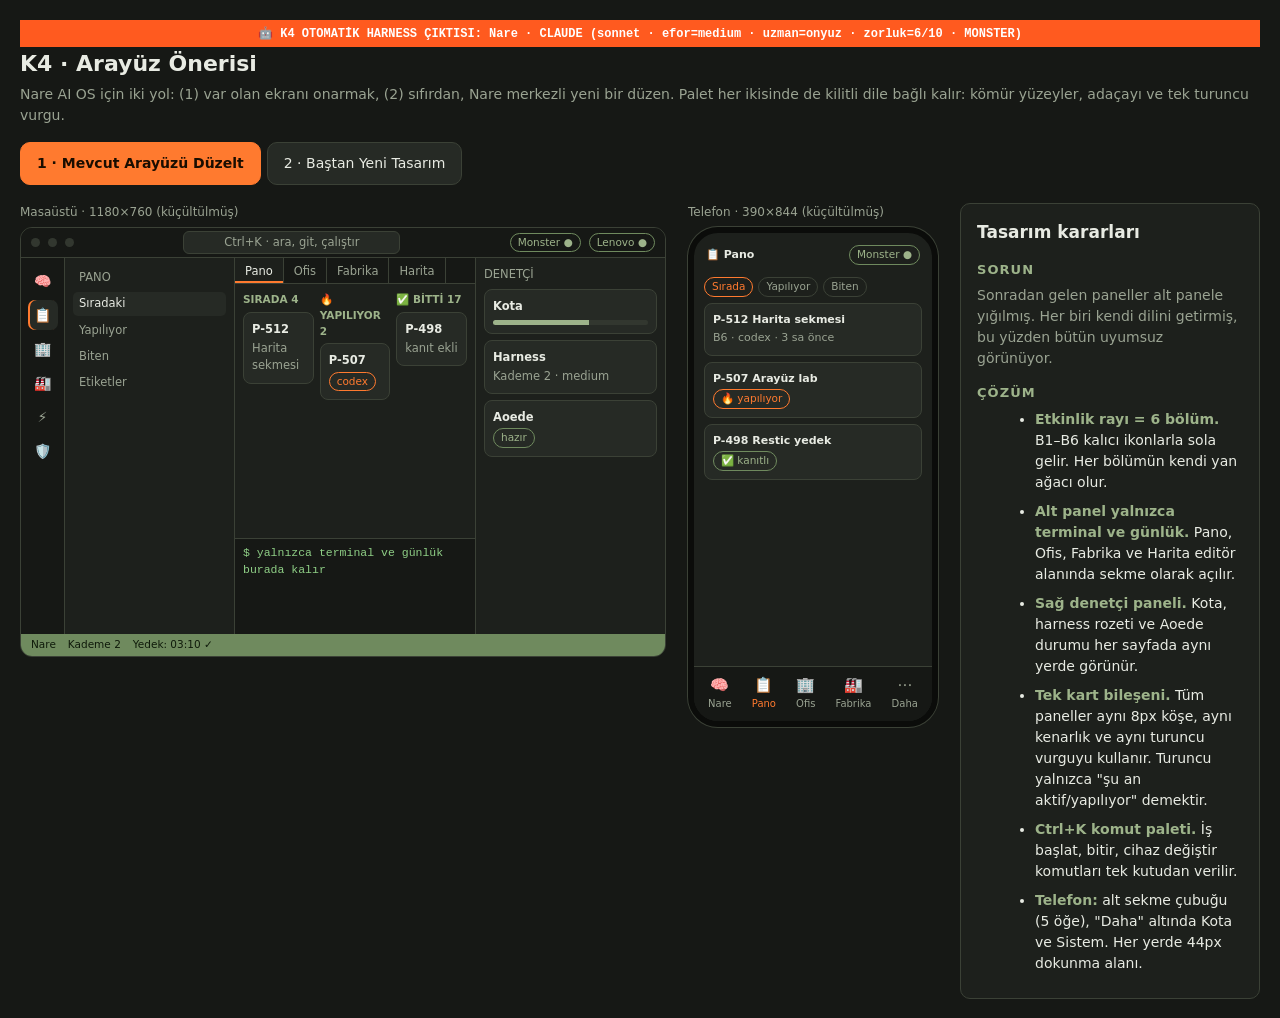
<file: motor-k4.html>
<!doctype html>
<html lang="tr">
<head>
<meta charset="utf-8">
<meta name="viewport" content="width=device-width,initial-scale=1">
<title>K4 · Arayüz Önerisi: Düzeltme ve Baştan Tasarım</title>
<style>
:root{
  --z0:#161815;--z1:#1d201c;--z2:#262a25;--z3:#32372f;--cizgi:#3b4136;
  --yazi:#e8ebe3;--soluk:#9aa392;--sage:#9db38a;--sage2:#6f8a5e;
  --turuncu:#ff7a2f;--ok:#8fcf86;--uyari:#e8c15a;
  --r:10px;--font:system-ui,-apple-system,"Segoe UI",Roboto,sans-serif;--mono:ui-monospace,"JetBrains Mono",Menlo,monospace;
}
*{box-sizing:border-box;margin:0}
body{background:var(--z0);color:var(--yazi);font:14px/1.5 var(--font);padding:20px;max-width:1500px;margin:auto}
h1{font-size:22px;font-weight:650}
h2{font-size:17px;margin:0 0 8px}
h3{font-size:13px;color:var(--sage);text-transform:uppercase;letter-spacing:.08em;margin:14px 0 6px}
p.alt{color:var(--soluk);margin:4px 0 16px}
.sekmeler{display:flex;gap:6px;margin:12px 0 18px;flex-wrap:wrap}
.sekmeler button{background:var(--z2);color:var(--yazi);border:1px solid var(--cizgi);padding:10px 16px;border-radius:var(--r);font:inherit;cursor:pointer}
.sekmeler button[aria-selected=true]{background:var(--turuncu);color:#1a0d00;border-color:var(--turuncu);font-weight:650}
.sekmeler button:focus-visible{outline:2px solid var(--sage);outline-offset:2px}
section.sayfa{display:none}section.sayfa.acik{display:block}
.sahne{display:grid;grid-template-columns:minmax(0,1fr) 300px;gap:22px;align-items:start}
@media(max-width:1100px){.sahne{grid-template-columns:1fr}}
.kararlar{background:var(--z1);border:1px solid var(--cizgi);border-radius:var(--r);padding:16px}
.kararlar li{margin:0 0 8px 18px;color:var(--yazi)}
.kararlar li b{color:var(--sage)}
.cihazlar{display:flex;gap:22px;flex-wrap:wrap;align-items:flex-start}
.etiket{font-size:12px;color:var(--soluk);margin-bottom:6px}

/* ---- masaüstü çerçeve ---- */
.masa{flex:1 1 640px;min-width:560px;height:430px;background:var(--z1);border:1px solid var(--cizgi);border-radius:12px;overflow:hidden;display:grid;font-size:11.5px}
.ust{display:flex;align-items:center;gap:8px;padding:0 10px;height:30px;background:var(--z0);border-bottom:1px solid var(--cizgi);color:var(--soluk)}
.nokta{width:9px;height:9px;border-radius:50%;background:var(--z3)}
.arama{margin:auto;background:var(--z2);border:1px solid var(--cizgi);border-radius:6px;padding:2px 40px;color:var(--soluk)}
.chip{display:inline-block;padding:1px 7px;border-radius:99px;border:1px solid var(--cizgi);color:var(--soluk);font-size:10.5px}
.chip.o{color:var(--turuncu);border-color:var(--turuncu)}.chip.s{color:var(--sage);border-color:var(--sage2)}
.kart{background:var(--z2);border:1px solid var(--cizgi);border-radius:8px;padding:8px}
.kart b{display:block;margin-bottom:2px}
.ince{color:var(--soluk)}
.bar{height:5px;background:var(--z3);border-radius:9px;overflow:hidden;margin-top:4px}.bar i{display:block;height:100%;background:var(--sage)}.bar i.o{background:var(--turuncu)}
.mono{font-family:var(--mono)}

/* 1. düzeltme masaüstü */
.d1{grid-template-rows:30px 1fr 22px}
.d1 .gov{display:grid;grid-template-columns:44px 170px 1fr 190px;min-height:0}
.ray{background:var(--z0);border-right:1px solid var(--cizgi);display:flex;flex-direction:column;align-items:center;gap:4px;padding-top:8px}
.ray span{width:30px;height:30px;border-radius:7px;display:grid;place-items:center;color:var(--soluk);font-size:14px}
.ray span.a{background:var(--z2);color:var(--turuncu);box-shadow:inset 2px 0 var(--turuncu)}
.agac{padding:8px;border-right:1px solid var(--cizgi);display:flex;flex-direction:column;gap:3px}
.agac div{padding:3px 6px;border-radius:5px;color:var(--soluk)}.agac div.a{background:var(--z2);color:var(--yazi)}
.orta{display:grid;grid-template-rows:26px 1fr 96px;min-width:0}
.sek{display:flex;background:var(--z0);border-bottom:1px solid var(--cizgi)}
.sek span{padding:5px 10px;color:var(--soluk);border-right:1px solid var(--cizgi)}.sek span.a{background:var(--z1);color:var(--yazi);box-shadow:inset 0 -2px var(--turuncu)}
.pano{padding:8px;display:grid;grid-template-columns:repeat(3,1fr);gap:6px;overflow:hidden}
.pano h4{font-size:10.5px;color:var(--sage);margin-bottom:4px}
.alt-panel{border-top:1px solid var(--cizgi);background:var(--z0);padding:5px 8px;color:var(--ok)}
.sag{border-left:1px solid var(--cizgi);padding:8px;display:flex;flex-direction:column;gap:6px;background:var(--z1)}
.durum{display:flex;align-items:center;gap:12px;padding:0 10px;background:var(--sage2);color:#0f1a0a;font-size:10.5px}

/* 2. yeni masaüstü */
.d2{grid-template-rows:30px 1fr}
.d2 .gov{display:grid;grid-template-columns:200px 1fr 210px;min-height:0}
.sol2{padding:10px;border-right:1px solid var(--cizgi);display:flex;flex-direction:column;gap:6px;background:var(--z0)}
.sol2 .m{padding:5px 8px;border-radius:6px;color:var(--soluk);display:flex;justify-content:space-between}.sol2 .m.a{background:var(--z2);color:var(--yazi)}
.sohbet{display:flex;flex-direction:column;padding:12px 16px;gap:8px;min-width:0;background:radial-gradient(ellipse at 50% 0,#252b21,var(--z1) 60%)}
.kure{width:54px;height:54px;border-radius:50%;margin:2px auto;background:radial-gradient(circle at 35% 30%,#ffb27d,var(--turuncu) 45%,#8a3300);box-shadow:0 0 0 6px #ff7a2f22,0 0 28px #ff7a2f55;animation:nefes 3.2s ease-in-out infinite}
@keyframes nefes{50%{transform:scale(1.07);box-shadow:0 0 0 10px #ff7a2f15,0 0 38px #ff7a2f66}}
@media(prefers-reduced-motion:reduce){.kure{animation:none}}
.bal{padding:7px 10px;border-radius:12px;max-width:85%}.bal.k{background:var(--z3);align-self:flex-end}.bal.n{background:var(--z2);border:1px solid var(--cizgi)}
.girdi{margin-top:auto;display:flex;gap:6px;background:var(--z2);border:1px solid var(--cizgi);border-radius:99px;padding:7px 12px;color:var(--soluk)}
.sag2{border-left:1px solid var(--cizgi);padding:10px;display:flex;flex-direction:column;gap:7px;background:var(--z0)}

/* ---- telefon ---- */
.tel{width:250px;height:500px;border:6px solid #0b0c0a;border-radius:30px;background:var(--z1);overflow:hidden;display:flex;flex-direction:column;position:relative;font-size:11px;box-shadow:0 0 0 1px var(--cizgi)}
.tel .baslik{padding:12px 12px 6px;display:flex;justify-content:space-between;align-items:center}
.tel .icer{flex:1;padding:6px 10px;display:flex;flex-direction:column;gap:6px;overflow:hidden}
.tab{display:flex;justify-content:space-around;padding:7px 4px 10px;background:var(--z0);border-top:1px solid var(--cizgi);color:var(--soluk);text-align:center;font-size:10px}
.tab div.a{color:var(--turuncu)}.tab div span{display:block;font-size:15px}
.ekmek{position:absolute;left:0;right:0;bottom:50px;background:var(--z2);border-top:1px solid var(--cizgi);border-radius:16px 16px 0 0;padding:8px 10px;box-shadow:0 -10px 24px #0008}
.ekmek::before{content:"";display:block;width:34px;height:4px;background:var(--z3);border-radius:9px;margin:0 auto 6px}
.sira{display:flex;gap:6px;align-items:center}
.sira .n{width:8px;height:8px;border-radius:50%;background:var(--sage)}.sira .n.o{background:var(--turuncu)}
.yeni-ust{display:flex;gap:6px;overflow:hidden}
.mikro{width:44px;height:44px;border-radius:50%;background:var(--turuncu);display:grid;place-items:center;color:#1a0d00;font-size:18px;margin:0 auto;box-shadow:0 0 0 6px #ff7a2f22}
</style>
</head>
<body><div style="background:#ff5a1f;color:#fff;padding:6px 14px;font:700 12px monospace;text-align:center">🤖 K4 OTOMATİK HARNESS ÇIKTISI: Nare · CLAUDE (sonnet · efor=medium · uzman=onyuz · zorluk=6/10 · MONSTER)</div>
<h1>K4 · Arayüz Önerisi</h1>
<p class="alt">Nare AI OS için iki yol: (1) var olan ekranı onarmak, (2) sıfırdan, Nare merkezli yeni bir düzen. Palet her ikisinde de kilitli dile bağlı kalır: kömür yüzeyler, adaçayı ve tek turuncu vurgu.</p>

<div class="sekmeler" role="tablist">
  <button role="tab" aria-selected="true" data-s="s1">1 · Mevcut Arayüzü Düzelt</button>
  <button role="tab" aria-selected="false" data-s="s2">2 · Baştan Yeni Tasarım</button>
</div>

<!-- ================= 1 ================= -->
<section class="sayfa acik" id="s1">
  <div class="sahne">
    <div class="cihazlar">
      <div style="flex:1 1 640px">
        <div class="etiket">Masaüstü · 1180×760 (küçültülmüş)</div>
        <div class="masa d1">
          <div class="ust"><i class="nokta"></i><i class="nokta"></i><i class="nokta"></i><span class="arama">Ctrl+K · ara, git, çalıştır</span><span class="chip s">Monster ●</span><span class="chip s">Lenovo ●</span></div>
          <div class="gov">
            <div class="ray"><span>🧠</span><span class="a">📋</span><span>🏢</span><span>🏭</span><span>⚡</span><span>🛡️</span></div>
            <div class="agac"><div class="ince">PANO</div><div class="a">Sıradaki</div><div>Yapılıyor</div><div>Biten</div><div>Etiketler</div></div>
            <div class="orta">
              <div class="sek"><span class="a">Pano</span><span>Ofis</span><span>Fabrika</span><span>Harita</span></div>
              <div class="pano">
                <div><h4>SIRADA 4</h4><div class="kart"><b>P-512</b><span class="ince">Harita sekmesi</span></div></div>
                <div><h4>🔥 YAPILIYOR 2</h4><div class="kart"><b>P-507</b><span class="chip o">codex</span></div></div>
                <div><h4>✅ BİTTİ 17</h4><div class="kart"><b>P-498</b><span class="ince">kanıt ekli</span></div></div>
              </div>
              <div class="alt-panel mono">$ yalnızca terminal ve günlük burada kalır</div>
            </div>
            <div class="sag"><div class="ince">DENETÇİ</div><div class="kart"><b>Kota</b><div class="bar"><i style="width:62%"></i></div></div><div class="kart"><b>Harness</b><span class="ince">Kademe 2 · medium</span></div><div class="kart"><b>Aoede</b><span class="chip s">hazır</span></div></div>
          </div>
          <div class="durum"><span>Nare</span><span>Kademe 2</span><span>Yedek: 03:10 ✓</span></div>
        </div>
      </div>
      <div>
        <div class="etiket">Telefon · 390×844 (küçültülmüş)</div>
        <div class="tel">
          <div class="baslik"><b>📋 Pano</b><span class="chip s">Monster ●</span></div>
          <div class="icer">
            <div style="display:flex;gap:5px"><span class="chip o">Sırada</span><span class="chip">Yapılıyor</span><span class="chip">Biten</span></div>
            <div class="kart"><b>P-512 Harita sekmesi</b><span class="ince">B6 · codex · 3 sa önce</span></div>
            <div class="kart"><b>P-507 Arayüz lab</b><span class="chip o">🔥 yapılıyor</span></div>
            <div class="kart"><b>P-498 Restic yedek</b><span class="chip s">✅ kanıtlı</span></div>
          </div>
          <div class="tab"><div><span>🧠</span>Nare</div><div class="a"><span>📋</span>Pano</div><div><span>🏢</span>Ofis</div><div><span>🏭</span>Fabrika</div><div><span>⋯</span>Daha</div></div>
        </div>
      </div>
    </div>
    <aside class="kararlar">
      <h2>Tasarım kararları</h2>
      <h3>Sorun</h3>
      <p class="ince">Sonradan gelen paneller alt panele yığılmış. Her biri kendi dilini getirmiş, bu yüzden bütün uyumsuz görünüyor.</p>
      <h3>Çözüm</h3>
      <ul>
        <li><b>Etkinlik rayı = 6 bölüm.</b> B1–B6 kalıcı ikonlarla sola gelir. Her bölümün kendi yan ağacı olur.</li>
        <li><b>Alt panel yalnızca terminal ve günlük.</b> Pano, Ofis, Fabrika ve Harita editör alanında sekme olarak açılır.</li>
        <li><b>Sağ denetçi paneli.</b> Kota, harness rozeti ve Aoede durumu her sayfada aynı yerde görünür.</li>
        <li><b>Tek kart bileşeni.</b> Tüm paneller aynı 8px köşe, aynı kenarlık ve aynı turuncu vurguyu kullanır. Turuncu yalnızca "şu an aktif/yapılıyor" demektir.</li>
        <li><b>Ctrl+K komut paleti.</b> İş başlat, bitir, cihaz değiştir komutları tek kutudan verilir.</li>
        <li><b>Telefon:</b> alt sekme çubuğu (5 öğe), "Daha" altında Kota ve Sistem. Her yerde 44px dokunma alanı.</li>
      </ul>
    </aside>
  </div>
</section>

<!-- ================= 2 ================= -->
<section class="sayfa" id="s2">
  <div class="sahne">
    <div class="cihazlar">
      <div style="flex:1 1 640px">
        <div class="etiket">Masaüstü · "Komuta" düzeni</div>
        <div class="masa d2">
          <div class="ust"><i class="nokta"></i><i class="nokta"></i><i class="nokta"></i><span class="arama">Nare'ye yaz ya da konuş…</span><span class="chip">Kaan</span></div>
          <div class="gov">
            <div class="sol2">
              <div class="ince">BUGÜN</div>
              <div class="m a">Nare <span>●</span></div><div class="m">Pano <span>4</span></div><div class="m">Ofis <span>10</span></div><div class="m">Fabrika <span>86</span></div><div class="m">Beyin</div><div class="m">Sistem</div>
              <div class="kart" style="margin-top:auto"><b>🔥 P-507</b><span class="ince">codex · medium</span><div class="bar"><i class="o" style="width:70%"></i></div></div>
            </div>
            <div class="sohbet">
              <div class="kure" aria-label="Aoede canlı ses"></div>
              <div class="ince" style="text-align:center">Aoede dinliyor</div>
              <div class="bal k">Fabrikada bekleyen kartlar neler?</div>
              <div class="bal n">4 kart sırada. İlk ikisini Lenovo'ya verebilirim.
                <div class="kart" style="margin-top:6px"><b>P-512 · Harita sekmesi</b><span class="chip s">Kademe 2</span> <span class="chip o">Başlat</span></div>
              </div>
              <div class="girdi"><span>Nare'ye yaz…</span><span style="margin-left:auto">🎙️</span></div>
            </div>
            <div class="sag2">
              <div class="ince">CANLI</div>
              <div class="kart"><b>Monster</b><span class="ince">GPU %38</span><div class="bar"><i style="width:38%"></i></div></div>
              <div class="kart"><b>Lenovo</b><span class="ince">7/24 · boşta</span><div class="bar"><i style="width:9%"></i></div></div>
              <div class="kart"><b>Kota</b><div class="bar"><i class="o" style="width:62%"></i></div></div>
              <div class="kart"><b>Uzmanlar</b><span class="ince">onyuz · testci · mimar</span></div>
            </div>
          </div>
        </div>
      </div>
      <div>
        <div class="etiket">Telefon · tek ekran, tek başparmak</div>
        <div class="tel">
          <div class="baslik"><span class="chip s">Monster ●</span><span class="chip s">Lenovo ●</span><span class="chip o">62%</span></div>
          <div class="icer" style="align-items:center">
            <div class="kure" style="width:84px;height:84px;margin-top:10px"></div>
            <div class="ince">Aoede dinliyor</div>
            <div class="bal n" style="max-width:100%">Merhaba Kaan. 2 iş yapılıyor, 4 iş sırada.</div>
          </div>
          <div class="ekmek">
            <div class="sira"><i class="n o"></i><b>P-507</b><span class="ince">yapılıyor</span></div>
            <div class="sira"><i class="n"></i><b>P-512</b><span class="ince">sırada</span></div>
            <div class="sira"><i class="n"></i><b>P-513</b><span class="ince">sırada</span></div>
          </div>
          <div class="tab"><div class="a"><span>🧠</span>Nare</div><div><span>📋</span>Pano</div><div><span>🏢</span>Ofis</div><div><span>🛡️</span>Sistem</div></div>
        </div>
      </div>
    </div>
    <aside class="kararlar">
      <h2>Tasarım kararları</h2>
      <h3>Fikir</h3>
      <p class="ince">K4 bir kod editörü değil, kişisel bir işletim sistemi. Bu yüzden ekranın merkezinde dosya ağacı yerine tek muhatap olan Nare durur.</p>
      <h3>Yapı</h3>
      <ul>
        <li><b>Üç sütun:</b> solda "Bugün" gezintisi ve çalışan iş, ortada Nare sohbeti ve ses küresi, sağda cihaz, kota ve uzmanların canlı durumu.</li>
        <li><b>Kartlar sohbetin içinde.</b> Pano işi, Ofis uzmanı ve Fabrika kartı konuşmada satır içi görünür ve oradan başlatılır. Ayrı panele sıkışmazlar.</li>
        <li><b>Aoede küresi nefes alır.</b> Turuncu tek canlı öğedir. Hareket azaltma tercihi açıksa durur.</li>
        <li><b>Telefon: Nare + çekmece.</b> Üstte cihaz ve kota rozetleri, ortada küre, altta yukarı çekilen "Sıra" sayfası. Sekmeler yalnızca 4 tanedir.</li>
        <li><b>Derinlik isteğe bağlı.</b> Tam Pano, Ofis veya Beyin haritası gerektiğinde tam ekran sayfa olarak açılır, sonra kapanır.</li>
        <li><b>Erişilebilirlik:</b> klavyeyle tam gezinti, görünür odak halkası, metin kontrastı AA üstü ve renge bağlı olmayan durum (renk + ikon + etiket).</li>
      </ul>
      <h3>Hangisi?</h3>
      <p class="ince">Hızlı kazanç için 1. yol: günler içinde biter ve kimseyi şaşırtmaz. Ürünü gerçekten Nare'ye dönüştürmek için 2. yol. Önerim, 1. yolla başlayıp Nare sohbetini 2. yolun ilk parçası olarak içine koymak.</p>
    </aside>
  </div>
</section>

<script>
document.querySelectorAll('.sekmeler button').forEach(b=>b.addEventListener('click',()=>{
  document.querySelectorAll('.sekmeler button').forEach(x=>x.setAttribute('aria-selected',x===b));
  document.querySelectorAll('section.sayfa').forEach(s=>s.classList.toggle('acik',s.id===b.dataset.s));
}));
</script>
</body>
</html>
</file>
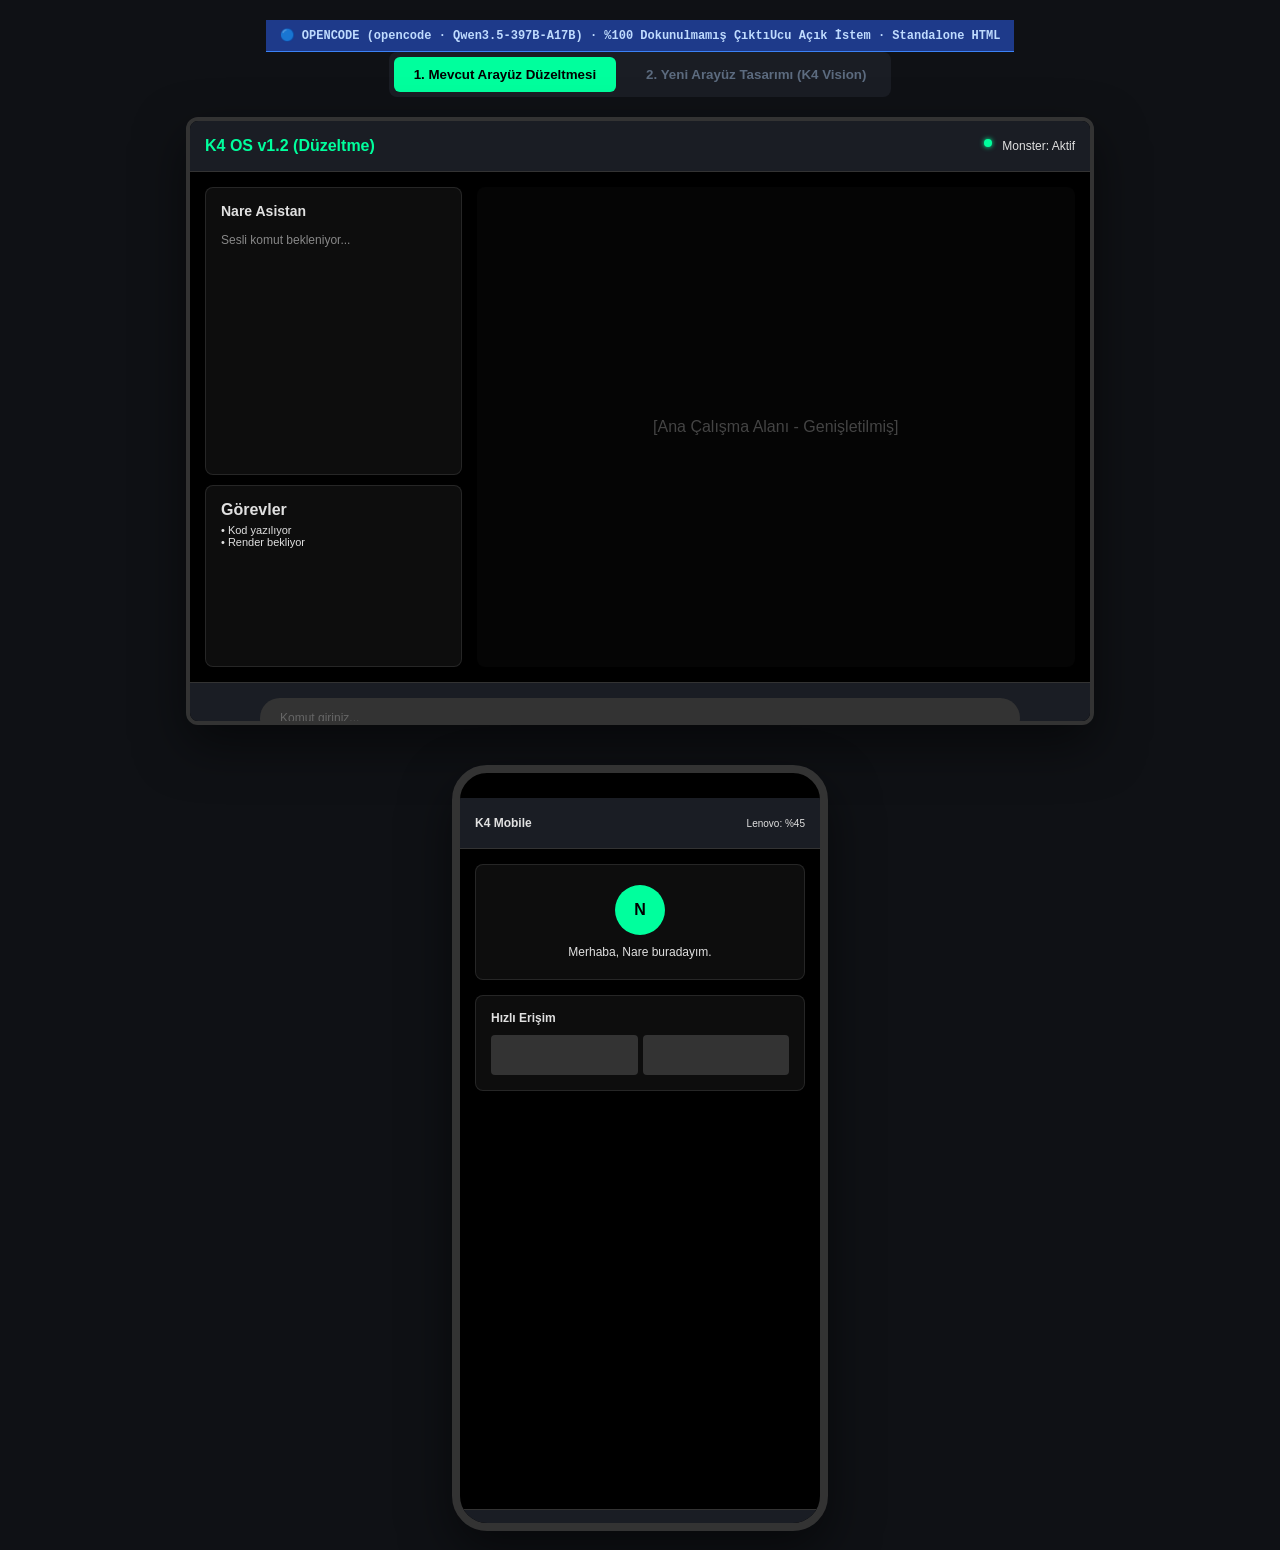
<file: motor-opencode.html>
<!DOCTYPE html>
<html lang="tr">
<head>
<meta charset="UTF-8">
<meta name="viewport" content="width=device-width, initial-scale=1.0">
<title>K4 AI OS - Arayüz Tasarımı</title>
<style>
    :root { --bg: #0f1115; --panel: #1a1d24; --accent: #00ff9d; --text: #e0e0e0; --sec: #5c6b7f; --danger: #ff4757; }
    body { font-family: 'Segoe UI', sans-serif; background: var(--bg); color: var(--text); margin: 0; padding: 20px; display: flex; flex-direction: column; align-items: center; }
    .tabs { display: flex; gap: 10px; margin-bottom: 20px; background: var(--panel); padding: 5px; border-radius: 8px; }
    .tab-btn { background: transparent; border: none; color: var(--sec); padding: 10px 20px; cursor: pointer; font-weight: bold; transition: 0.3s; border-radius: 6px; }
    .tab-btn.active { background: var(--accent); color: #000; }
    .view-container { display: none; width: 100%; max-width: 1400px; animation: fade 0.4s; }
    .view-container.active { display: flex; flex-wrap: wrap; justify-content: center; gap: 40px; }
    @keyframes fade { from { opacity: 0; transform: translateY(10px); } to { opacity: 1; transform: translateY(0); } }
    
    /* Device Frames */
    .device { background: #000; border-radius: 20px; position: relative; box-shadow: 0 20px 50px rgba(0,0,0,0.5); overflow: hidden; border: 4px solid #333; }
    .desktop-frame { width: 900px; height: 600px; border-radius: 12px; }
    .phone-frame { width: 360px; height: 750px; border-radius: 35px; border-width: 8px; }
    .notch { position: absolute; top: 0; left: 50%; transform: translateX(-50%); width: 120px; height: 25px; background: #000; border-bottom-left-radius: 15px; border-bottom-right-radius: 15px; z-index: 10; }
    
    /* Internal UI Components */
    .ui-header { height: 50px; background: var(--panel); display: flex; align-items: center; justify-content: space-between; padding: 0 15px; border-bottom: 1px solid #333; }
    .ui-body { height: calc(100% - 120px); padding: 15px; overflow-y: auto; display: flex; flex-direction: column; gap: 15px; }
    .ui-footer { height: 70px; background: var(--panel); border-top: 1px solid #333; display: flex; align-items: center; justify-content: center; }
    
    .card { background: rgba(255,255,255,0.05); border-radius: 8px; padding: 15px; border: 1px solid rgba(255,255,255,0.1); }
    .status-bar { display: flex; gap: 10px; font-size: 12px; }
    .status-dot { width: 8px; height: 8px; border-radius: 50%; display: inline-block; }
    .dot-green { background: var(--accent); box-shadow: 0 0 5px var(--accent); }
    .dot-red { background: var(--danger); }
    
    .nare-chat { flex: 1; background: rgba(0,0,0,0.3); border-radius: 12px; padding: 15px; display: flex; flex-direction: column; justify-content: flex-end; }
    .msg { padding: 8px 12px; border-radius: 12px; margin-bottom: 8px; max-width: 80%; font-size: 13px; }
    .msg.ai { background: var(--accent); color: #000; align-self: flex-start; }
    .msg.user { background: #333; color: #fff; align-self: flex-end; }
    
    .kanban { display: flex; gap: 10px; height: 100%; }
    .col { flex: 1; background: rgba(0,0,0,0.2); border-radius: 8px; padding: 10px; }
    .col h4 { margin: 0 0 10px 0; font-size: 12px; color: var(--sec); text-transform: uppercase; }
    .task { background: var(--panel); padding: 8px; margin-bottom: 8px; border-radius: 4px; font-size: 11px; border-left: 3px solid var(--accent); }
    
    .server-row { display: flex; justify-content: space-between; align-items: center; font-size: 11px; margin-bottom: 5px; }
    .bar-bg { width: 100px; height: 4px; background: #333; border-radius: 2px; }
    .bar-fill { height: 100%; border-radius: 2px; }
</style>
</head>
<body><div style="background:#1e3a8a;color:#bfdbfe;padding:8px 14px;font:600 12px monospace;border-bottom:1px solid #3b82f6;display:flex;justify-content:space-between;align-items:center"><span>🔵 OPENCODE (opencode · Qwen3.5-397B-A17B) · %100 Dokunulmamış Çıktı</span><span>Ucu Açık İstem · Standalone HTML</span></div>

    <div class="tabs">
        <button class="tab-btn active" onclick="switchTab(1)">1. Mevcut Arayüz Düzeltmesi</button>
        <button class="tab-btn" onclick="switchTab(2)">2. Yeni Arayüz Tasarımı (K4 Vision)</button>
    </div>

    <!-- TAB 1: MEVCUT DÜZELTMELER -->
    <div id="view1" class="view-container active">
        <!-- Masaüstü Düzeltme -->
        <div class="device desktop-frame">
            <div class="ui-header">
                <span style="font-weight:bold; color:var(--accent)">K4 OS v1.2 (Düzeltme)</span>
                <div class="status-bar"><span class="status-dot dot-green"></span> Monster: Aktif</div>
            </div>
            <div class="ui-body" style="flex-direction: row;">
                <div style="width: 30%; display:flex; flex-direction:column; gap:10px;">
                    <div class="card" style="flex:1;">
                        <h3 style="margin-top:0; font-size:14px;">Nare Asistan</h3>
                        <div style="font-size:12px; color:#888;">Sesli komut bekleniyor...</div>
                    </div>
                    <div class="card" style="height: 150px;">
                        <h4 style="margin:0 0 5px 0;">Görevler</h4>
                        <div style="font-size:11px;">• Kod yazılıyor<br>• Render bekliyor</div>
                    </div>
                </div>
                <div style="width: 70%; background: rgba(255,255,255,0.02); border-radius: 8px; display:flex; align-items:center; justify-content:center; color:#444;">
                    [Ana Çalışma Alanı - Genişletilmiş]
                </div>
            </div>
            <div class="ui-footer">
                <div style="width: 80%; height: 40px; background: #333; border-radius: 20px; display:flex; align-items:center; padding: 0 20px; color:#666; font-size:12px;">Komut giriniz...</div>
            </div>
        </div>

        <!-- Telefon Düzeltme -->
        <div class="device phone-frame">
            <div class="notch"></div>
            <div class="ui-header" style="margin-top: 25px;">
                <span style="font-size:12px; font-weight:bold;">K4 Mobile</span>
                <span style="font-size:10px;">Lenovo: %45</span>
            </div>
            <div class="ui-body">
                <div class="card" style="text-align:center; padding: 20px;">
                    <div style="width: 50px; height: 50px; background: var(--accent); border-radius: 50%; margin: 0 auto 10px; display:flex; align-items:center; justify-content:center; color:#000; font-weight:bold;">N</div>
                    <p style="font-size:12px; margin:0;">Merhaba, Nare buradayım.</p>
                </div>
                <div class="card">
                    <h4 style="margin:0 0 10px 0; font-size:12px;">Hızlı Erişim</h4>
                    <div style="display:grid; grid-template-columns: 1fr 1fr; gap:5px;">
                        <div style="background:#333; height:40px; border-radius:4px;"></div>
                        <div style="background:#333; height:40px; border-radius:4px;"></div>
                    </div>
                </div>
            </div>
            <div class="ui-footer" style="height: 60px;">
                <div style="width: 90%; height: 35px; background: var(--accent); border-radius: 18px; display:flex; align-items:center; justify-content:center; color:#000; font-weight:bold; font-size:12px;">Dinle</div>
            </div>
        </div>
    </div>

    <!-- TAB 2: YENİ TASARIM (K4 VISION) -->
    <div id="view2" class="view-container">
        <!-- Yeni Masaüstü Tasarımı -->
        <div class="device desktop-frame" style="border-color: var(--accent); box-shadow: 0 0 30px rgba(0, 255, 157, 0.1);">
            <div class="ui-header" style="background: rgba(15, 17, 21, 0.9); backdrop-filter: blur(10px);">
                <div style="display:flex; align-items:center; gap:15px;">
                    <span style="font-size:18px; font-weight:900; letter-spacing:2px; color:var(--accent)">K4<span style="color:#fff; font-weight:300;">OS</span></span>
                    <div style="height:20px; width:1px; background:#333;"></div>
                    <div class="server-row" style="margin:0;">
                        <span style="color:#fff">Monster RTX</span>
                        <div class="bar-bg"><div class="bar-fill" style="width: 75%; background: var(--accent);"></div></div>
                    </div>
                    <div class="server-row" style="margin:0;">
                        <span style="color:#fff">Lenovo R7</span>
                        <div class="bar-bg"><div class="bar-fill" style="width: 30%; background: #5c6b7f;"></div></div>
                    </div>
                </div>
                <div style="font-size:12px; color:var(--sec);">KOTA: %82 DOLU</div>
            </div>
            
            <div class="ui-body" style="flex-direction: row; padding: 0;">
                <!-- Sol: Nare & Kontrol -->
                <div style="width: 350px; background: rgba(255,255,255,0.02); border-right: 1px solid #333; display: flex; flex-direction: column;">
                    <div style="padding: 20px; border-bottom: 1px solid #333;">
                        <div style="display:flex; align-items:center; gap:10px; margin-bottom:15px;">
                            <div style="width: 40px; height: 40px; background: linear-gradient(45deg
</body></html>
</file>
<file: dil.css>
/* k4 TASARIM DİLİ — KİLİTLİ (Kaan onayı 26 Eki 2026). Tek kaynak: tüm arayüz, pencereler, terminal ve hazır uygulamalar
   (Dosyalar, Cockpit…) renklerini yalnızca buradaki belirteçlerden alır. Değiştirme; yalnızca Kaan onayıyla EKLEME yapılır.
   İki stil: Retro (data-arayuz="retro": tüp, piksel, kare köşe) · Modern (data-arayuz="canli": yaylı hareket, yumuşak köşe).
   Palet: Orion (daha koyu) · ID350 (daha açık) — aynı tasarımın iki hâli, birbirinin tersi değil:
   kömür yüzeyler + adaçayı + tek turuncu vurgu; açıkta zemin adaçayı, yazı neredeyse siyah. */

/* Daha koyu · Orion */
html[data-tema="koyu"][data-arayuz] {
  color-scheme: dark;
  --bg: #121413; --fg: #eef0ea; --dim: #8e978f; --glow: rgba(238, 240, 234, .26);
  --accent: #ff5a1f; --accent-fg: #ffffff;
  --surface: rgba(31, 35, 33, .96); --surface2: rgba(238, 240, 234, .05); --line: rgba(238, 240, 234, .14); --line2: rgba(238, 240, 234, .07);
  --sel: rgba(255, 90, 31, .32); --ok: #a9d4b0; --warn: #e8a33a; --err: #e0665a; --info: #c8dccb;
  --t-black: #2a2e2c; --t-blue: #9fb8c8; --t-magenta: #7f9c8a; --t-cyan: #c8dccb;
  --scan: rgba(0, 0, 0, .07); --vignette: rgba(0, 0, 0, .5); --shadow: rgba(0, 0, 0, .55);
  --case-a: #2a2e2c; --case-b: #161817; --case-c: #090a0a; --case-rim: #1d201e; --page: #0b0c0c;
  --k-sage: #c8dccb; --k-wire: #c8dccb; --k-wire2: #7f9c8a; --k-wire-off: #3a403c;
}
/* Daha açık · ID350 */
html[data-tema="acik"][data-arayuz] {
  color-scheme: light;
  --bg: #dbe7dc; --fg: #0e100f; --dim: #46524a; --glow: rgba(14, 16, 15, .08);
  --accent: #e4501b; --accent-fg: #ffffff;
  --surface: rgba(238, 244, 238, .97); --surface2: rgba(14, 16, 15, .05); --line: rgba(14, 16, 15, .2); --line2: rgba(14, 16, 15, .1);
  --sel: rgba(255, 90, 31, .26); --ok: #2b7a46; --warn: #a85f00; --err: #b8321f; --info: #1f2321;
  --t-black: #1f2321; --t-blue: #2f5f7a; --t-magenta: #4f6f5b; --t-cyan: #1f2321;
  --scan: rgba(31, 35, 33, .035); --vignette: rgba(31, 35, 33, .16); --shadow: rgba(31, 35, 33, .2);
  --case-a: #c9d6ca; --case-b: #aebfb0; --case-c: #93a596; --case-rim: #a3b4a5; --page: #c4d3c5;
  --k-sage: #c8dccb; --k-wire: #1f2321; --k-wire2: #4f6f5b; --k-wire-off: #a3b6a7;
}
/* İki hâlde de aynı: düğüm ve kumanda yüzeyleri kömür (ID350/Orion kartları gibi) */
html[data-arayuz] {
  --k-tile: #1f2321; --k-tile2: #2a2f2c; --k-tile-fg: #eef0ea; --k-tile-dim: #9aa39b; --k-tile-line: #3a403c; --k-or: #ff5a1f;
}
/* Yazı: Retro = VT323 + JetBrains Mono · Modern = Archivo başlık + JetBrains Mono */
html[data-arayuz="canli"] { --head: "Archivo", "JetBrains Mono", ui-sans-serif, sans-serif; }
html[data-arayuz="retro"] { --head: "VT323", "JetBrains Mono", monospace; }
</file>
